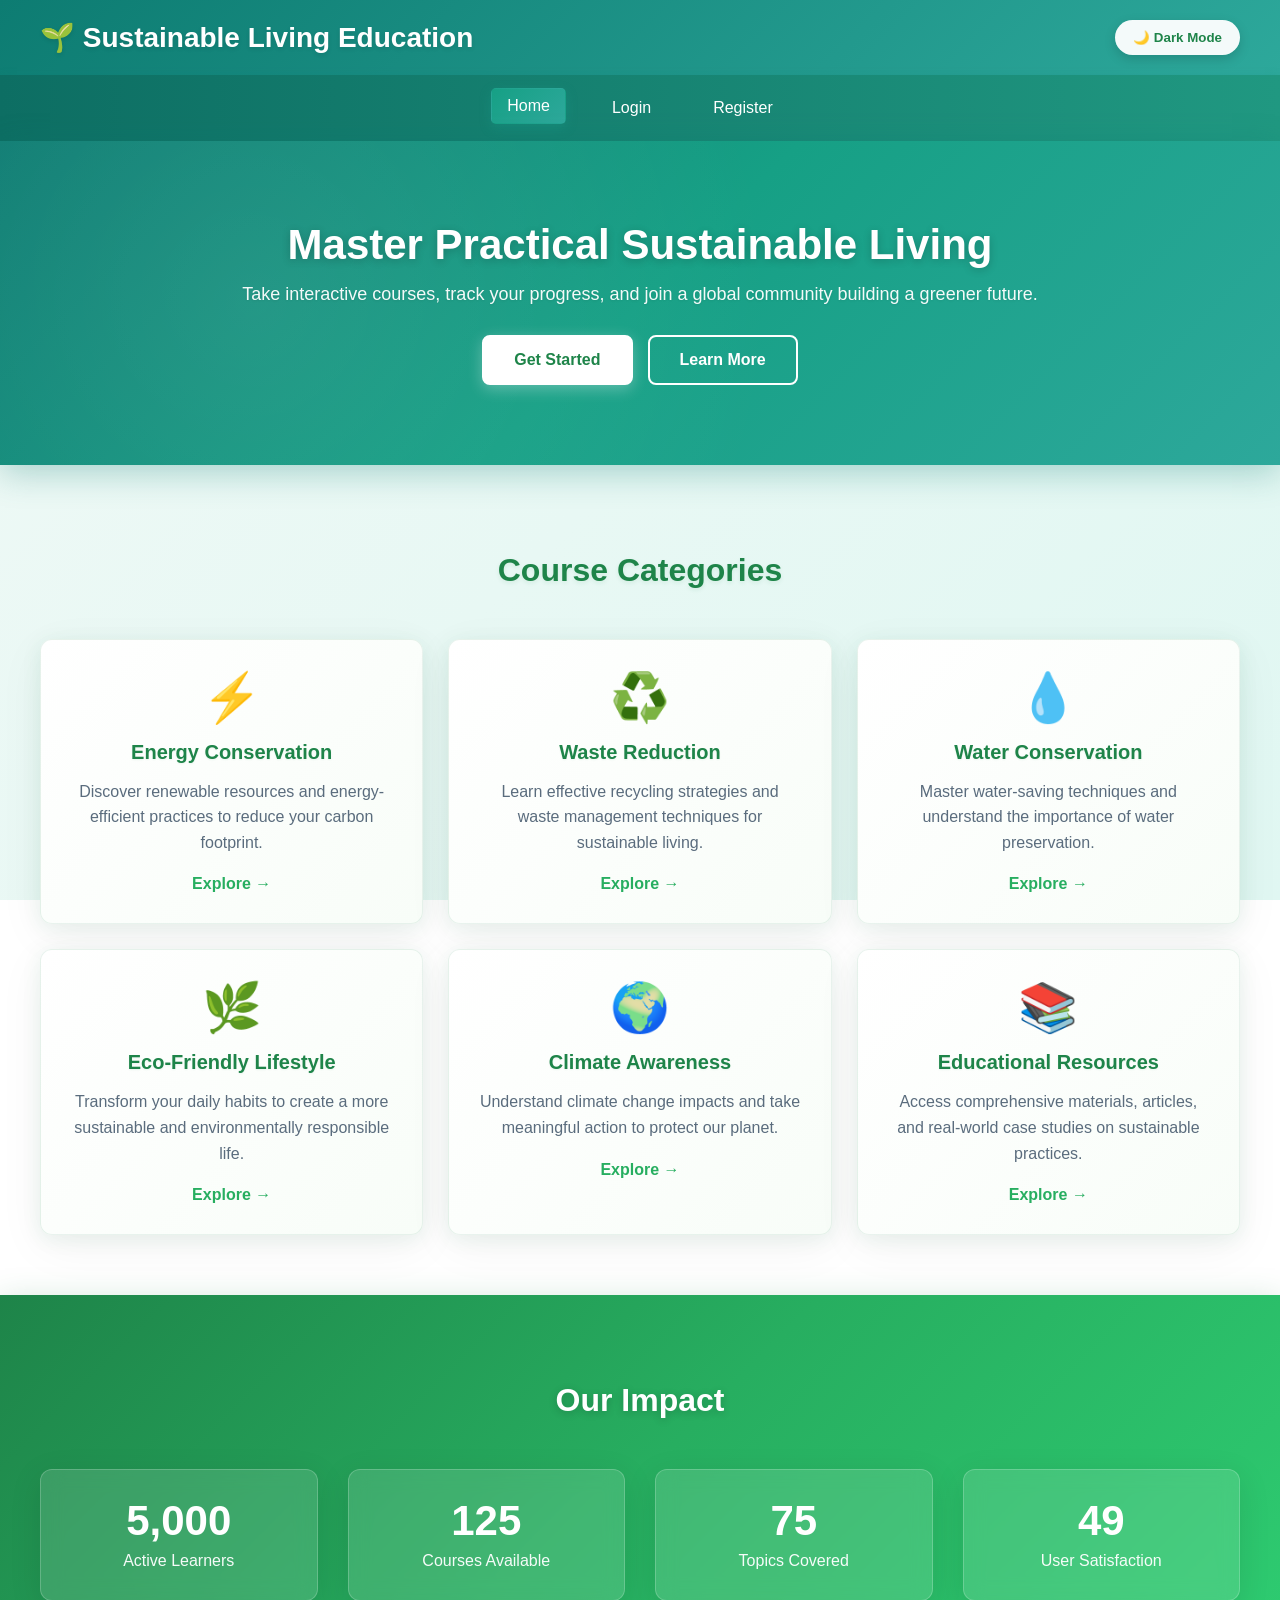
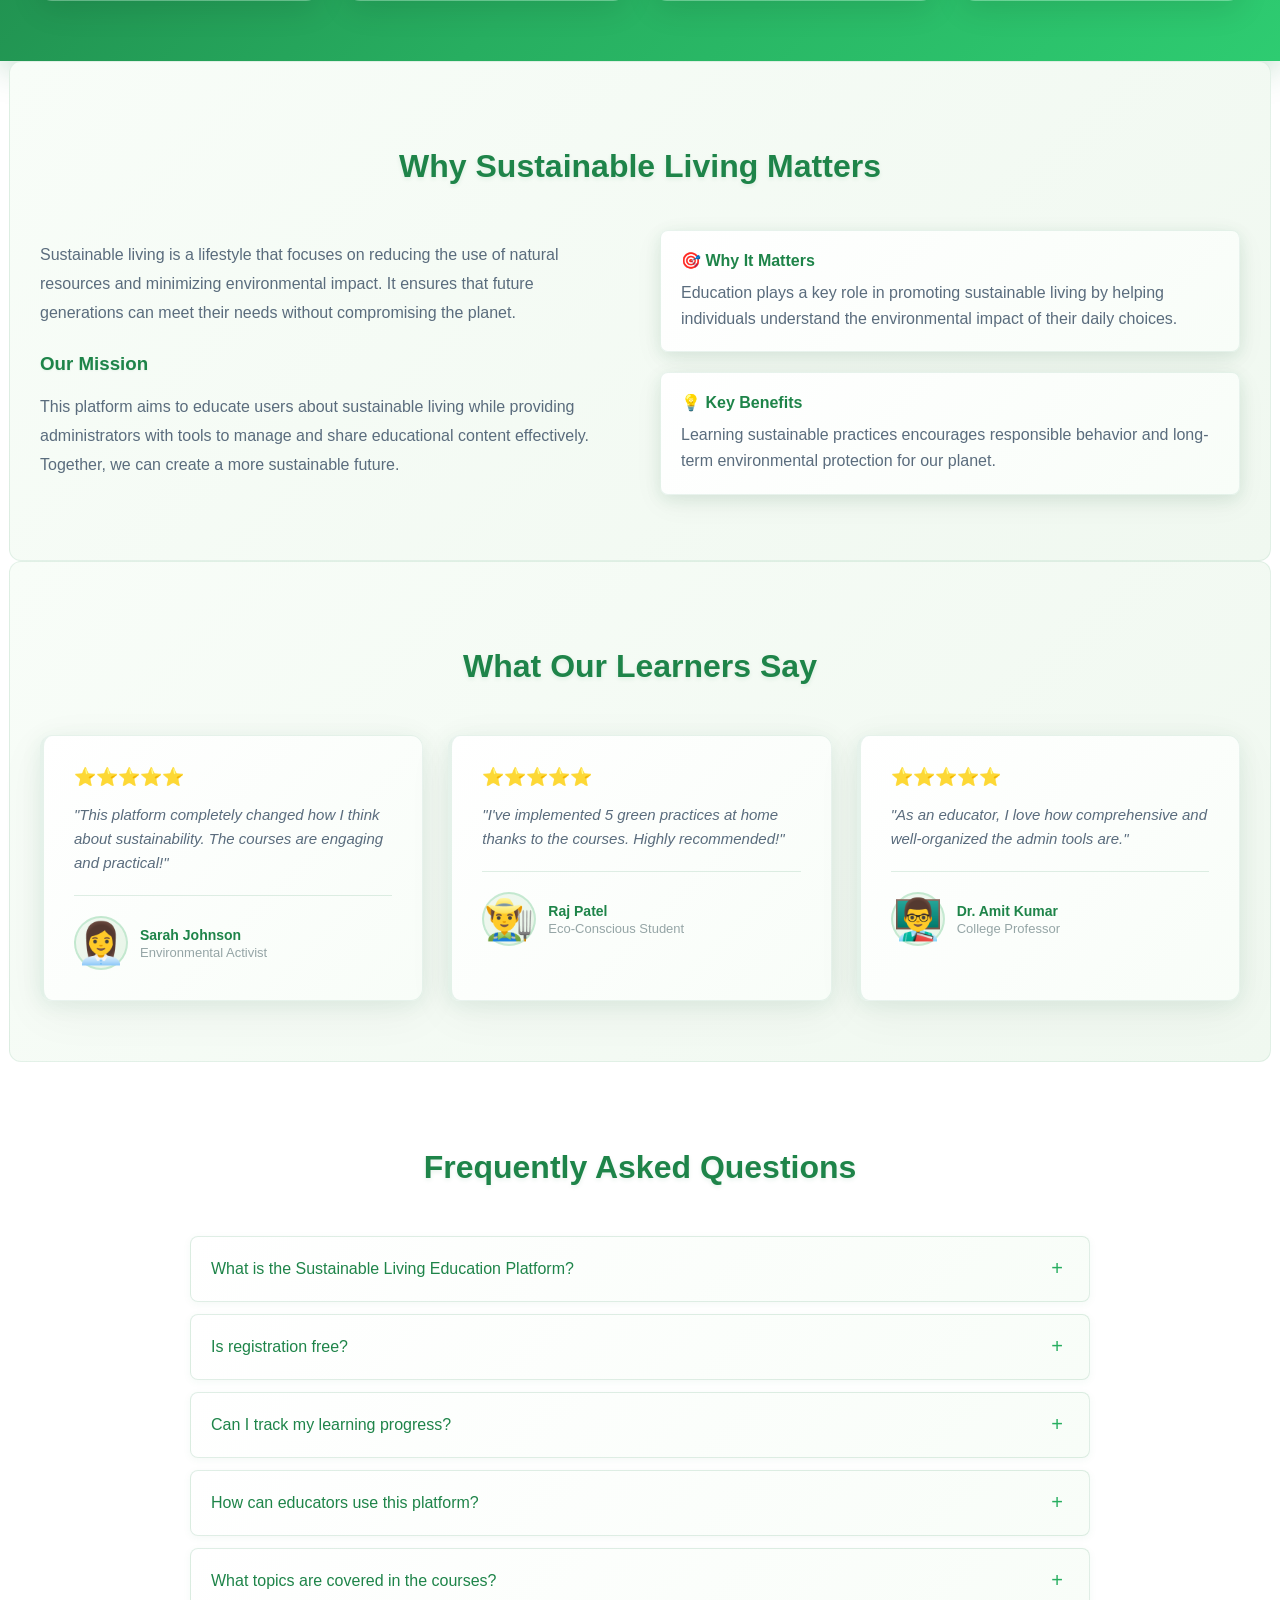
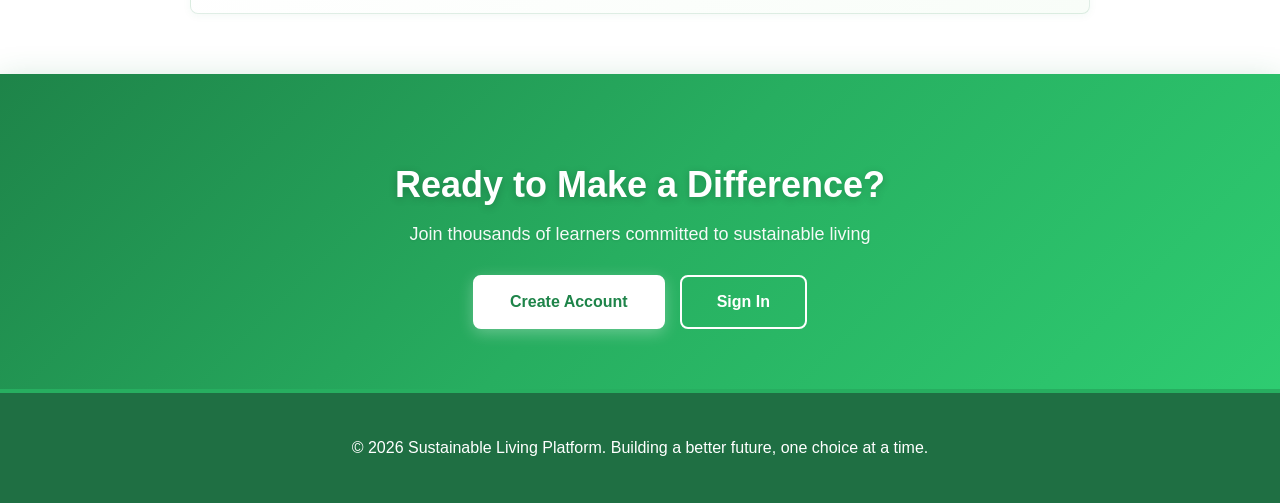
<file: project-sle/index.html>
<!DOCTYPE html>
<html>
<head>
    <meta charset="UTF-8">
    <meta name="viewport" content="width=device-width, initial-scale=1.0">
    <title>Sustainable Living Platform</title>
    <link rel="stylesheet" href="css/index.css">
</head>
<body>

<!-- Header -->
<header>
    <div class="header-content">
        <h1>🌱 Sustainable Living Education</h1>
        <button class="dark-toggle" onclick="toggleDarkMode()">🌙 Dark Mode</button>
    </div>
</header>

<!-- Navigation -->
<nav>
    <a href="index.html" class="nav-active">Home</a>
    <a href="login.html">Login</a>
    <a href="register.html">Register</a>
</nav>

<!-- Hero Section -->
<section class="hero">
    <div class="hero-content">
        <h2>Master Practical Sustainable Living</h2>
        <p>Take interactive courses, track your progress, and join a global community building a greener future.</p>
        <div class="hero-buttons">
            <a href="register.html" class="btn-primary">Get Started</a>
            <a href="#features" class="btn-secondary">Learn More</a>
        </div>
    </div>
</section>

<!-- Features Section -->
<section id="features" class="features">
    <h2>Course Categories</h2>
    <div class="feature-cards">
        <div class="feature-card">
            <div class="card-icon">⚡</div>
            <h3>Energy Conservation</h3>
            <p>Discover renewable resources and energy-efficient practices to reduce your carbon footprint.</p>
            <a href="login.html" class="card-link">Explore →</a>
        </div>
        
        <div class="feature-card">
            <div class="card-icon">♻️</div>
            <h3>Waste Reduction</h3>
            <p>Learn effective recycling strategies and waste management techniques for sustainable living.</p>
            <a href="login.html" class="card-link">Explore →</a>
        </div>
        
        <div class="feature-card">
            <div class="card-icon">💧</div>
            <h3>Water Conservation</h3>
            <p>Master water-saving techniques and understand the importance of water preservation.</p>
            <a href="login.html" class="card-link">Explore →</a>
        </div>
        
        <div class="feature-card">
            <div class="card-icon">🌿</div>
            <h3>Eco-Friendly Lifestyle</h3>
            <p>Transform your daily habits to create a more sustainable and environmentally responsible life.</p>
            <a href="login.html" class="card-link">Explore →</a>
        </div>
        
        <div class="feature-card">
            <div class="card-icon">🌍</div>
            <h3>Climate Awareness</h3>
            <p>Understand climate change impacts and take meaningful action to protect our planet.</p>
            <a href="login.html" class="card-link">Explore →</a>
        </div>
        
        <div class="feature-card">
            <div class="card-icon">📚</div>
            <h3>Educational Resources</h3>
            <p>Access comprehensive materials, articles, and real-world case studies on sustainable practices.</p>
            <a href="login.html" class="card-link">Explore →</a>
        </div>
    </div>
</section>

<!-- Statistics Section -->
<section class="statistics">
    <h2>Our Impact</h2>
    <div class="stats-grid">
        <div class="stat-box">
            <div class="stat-number" data-count="10000">0</div>
            <p>Active Learners</p>
        </div>
        <div class="stat-box">
            <div class="stat-number" data-count="250">0</div>
            <p>Courses Available</p>
        </div>
        <div class="stat-box">
            <div class="stat-number" data-count="150">0</div>
            <p>Topics Covered</p>
        </div>
        <div class="stat-box">
            <div class="stat-number" data-count="98">0</div>
            <p>User Satisfaction</p>
        </div>
    </div>
</section>

<!-- About Section -->
<section class="about">
    <h2>Why Sustainable Living Matters</h2>
    
    <div class="about-content">
        <div class="about-text">
            <p>
                Sustainable living is a lifestyle that focuses on reducing the use of natural
                resources and minimizing environmental impact. It ensures that future generations
                can meet their needs without compromising the planet.
            </p>
            
            <h3>Our Mission</h3>
            <p>
                This platform aims to educate users about sustainable living while providing
                administrators with tools to manage and share educational content effectively.
                Together, we can create a more sustainable future.
            </p>
        </div>
        
        <div class="about-stats">
            <div class="stat-item">
                <h4>🎯 Why It Matters</h4>
                <p>Education plays a key role in promoting sustainable living by helping individuals understand the environmental impact of their daily choices.</p>
            </div>
            <div class="stat-item">
                <h4>💡 Key Benefits</h4>
                <p>Learning sustainable practices encourages responsible behavior and long-term environmental protection for our planet.</p>
            </div>
        </div>
    </div>
</section>

<!-- Testimonials Section -->
<section class="testimonials">
    <h2>What Our Learners Say</h2>
    <div class="testimonials-grid">
        <div class="testimonial-card">
            <div class="stars">⭐⭐⭐⭐⭐</div>
            <p class="quote">"This platform completely changed how I think about sustainability. The courses are engaging and practical!"</p>
            <div class="testimonial-author">
                <div class="author-avatar">👩‍💼</div>
                <div>
                    <p class="author-name">Sarah Johnson</p>
                    <p class="author-title">Environmental Activist</p>
                </div>
            </div>
        </div>
        
        <div class="testimonial-card">
            <div class="stars">⭐⭐⭐⭐⭐</div>
            <p class="quote">"I've implemented 5 green practices at home thanks to the courses. Highly recommended!"</p>
            <div class="testimonial-author">
                <div class="author-avatar">👨‍🌾</div>
                <div>
                    <p class="author-name">Raj Patel</p>
                    <p class="author-title">Eco-Conscious Student</p>
                </div>
            </div>
        </div>
        
        <div class="testimonial-card">
            <div class="stars">⭐⭐⭐⭐⭐</div>
            <p class="quote">"As an educator, I love how comprehensive and well-organized the admin tools are."</p>
            <div class="testimonial-author">
                <div class="author-avatar">👨‍🏫</div>
                <div>
                    <p class="author-name">Dr. Amit Kumar</p>
                    <p class="author-title">College Professor</p>
                </div>
            </div>
        </div>
    </div>
</section>

<!-- FAQ Section -->
<section class="faq">
    <h2>Frequently Asked Questions</h2>
    <div class="faq-container">
        <div class="faq-item">
            <button class="faq-question" onclick="toggleFAQ(this)">
                <span>What is the Sustainable Living Education Platform?</span>
                <span class="faq-icon">+</span>
            </button>
            <div class="faq-answer">
                <p>Our platform is a comprehensive learning hub dedicated to sustainable practices. We offer courses, resources, and community support to help individuals and organizations adopt eco-friendly lifestyles.</p>
            </div>
        </div>
        
        <div class="faq-item">
            <button class="faq-question" onclick="toggleFAQ(this)">
                <span>Is registration free?</span>
                <span class="faq-icon">+</span>
            </button>
            <div class="faq-answer">
                <p>Yes! Basic registration and access to our core courses are completely free. We believe education should be accessible to everyone.</p>
            </div>
        </div>
        
        <div class="faq-item">
            <button class="faq-question" onclick="toggleFAQ(this)">
                <span>Can I track my learning progress?</span>
                <span class="faq-icon">+</span>
            </button>
            <div class="faq-answer">
                <p>Absolutely! Once you create an account, you can access your personal dashboard where you can track completed lessons, earn badges, and monitor your eco-score.</p>
            </div>
        </div>
        
        <div class="faq-item">
            <button class="faq-question" onclick="toggleFAQ(this)">
                <span>How can educators use this platform?</span>
                <span class="faq-icon">+</span>
            </button>
            <div class="faq-answer">
                <p>Educators can register as admins to create custom courses, manage student progress, and organize group learning sessions. Our admin dashboard provides all the tools you need.</p>
            </div>
        </div>
        
        <div class="faq-item">
            <button class="faq-question" onclick="toggleFAQ(this)">
                <span>What topics are covered in the courses?</span>
                <span class="faq-icon">+</span>
            </button>
            <div class="faq-answer">
                <p>We cover a wide range of topics including energy conservation, waste reduction, water management, eco-friendly lifestyle changes, climate awareness, and sustainable development goals.</p>
            </div>
        </div>
    </div>
</section>

<!-- CTA Section -->
<section class="cta">
    <h2>Ready to Make a Difference?</h2>
    <p>Join thousands of learners committed to sustainable living</p>
    <div class="cta-buttons">
        <a href="register.html" class="btn-primary-large">Create Account</a>
        <a href="login.html" class="btn-secondary-large">Sign In</a>
    </div>
</section>

<!-- Footer -->
<footer>
    <p>© 2026 Sustainable Living Platform. Building a better future, one choice at a time.</p>
</footer>

<script>
function toggleDarkMode() {
    document.body.classList.toggle('dark');
    const isDark = document.body.classList.contains('dark');
    localStorage.setItem('darkMode', isDark);
    updateDarkToggleButton();
}

function updateDarkToggleButton() {
    const btn = document.querySelector('.dark-toggle');
    if (btn) {
        if (document.body.classList.contains('dark')) {
            btn.textContent = '☀️ Bright Mode';
        } else {
            btn.textContent = '🌙 Dark Mode';
        }
    }
}

// Initialize dark mode and button on page load
window.addEventListener('DOMContentLoaded', function() {
    if (localStorage.getItem('darkMode') === 'true') {
        document.body.classList.add('dark');
    }
    updateDarkToggleButton();
});

// Toggle FAQ accordion
function toggleFAQ(button) {
    const faqItem = button.parentElement;
    const isActive = faqItem.classList.contains('active');
    
    // Close all other items
    document.querySelectorAll('.faq-item').forEach(item => {
        item.classList.remove('active');
    });
    
    // Open clicked item
    if (!isActive) {
        faqItem.classList.add('active');
    }
}

// Animate counters when section comes into view
function animateCounters() {
    const statNumbers = document.querySelectorAll('.stat-number');
    const options = {
        threshold: 0.5
    };
    
    const observer = new IntersectionObserver((entries) => {
        entries.forEach(entry => {
            if (entry.isIntersecting && !entry.target.classList.contains('animated')) {
                entry.target.classList.add('animated');
                const target = parseInt(entry.target.dataset.count);
                const duration = 2000;
                const increment = target / (duration / 50);
                let current = 0;
                
                const counter = setInterval(() => {
                    current += increment;
                    if (current >= target) {
                        entry.target.textContent = target.toLocaleString();
                        clearInterval(counter);
                    } else {
                        entry.target.textContent = Math.floor(current).toLocaleString();
                    }
                }, 50);
            }
        });
    }, options);
    
    statNumbers.forEach(stat => observer.observe(stat));
}

// Load dark mode preference on page load
window.addEventListener('DOMContentLoaded', function() {
    if (localStorage.getItem('darkMode') === 'true') {
        document.body.classList.add('dark');
    }
    animateCounters();
});

// Smooth scroll for anchor links
document.querySelectorAll('a[href^="#"]').forEach(anchor => {
    anchor.addEventListener('click', function (e) {
        e.preventDefault();
        const target = document.querySelector(this.getAttribute('href'));
        if (target) {
            target.scrollIntoView({ behavior: 'smooth', block: 'start' });
        }
    });
});
</script>

</body>
</html>
</file>
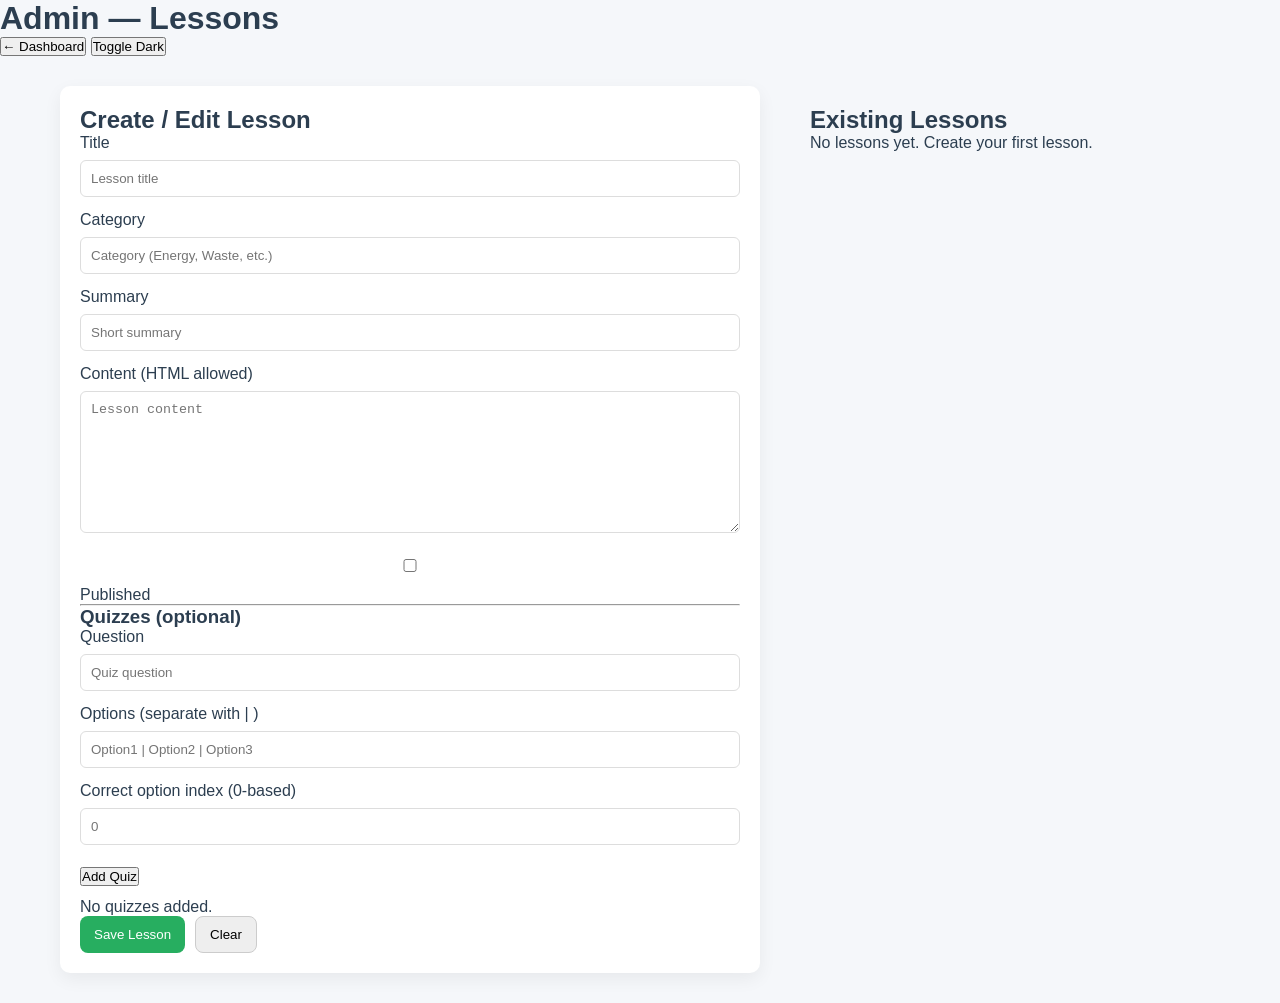
<file: project-sle/admin-lessons.html>
<!DOCTYPE html>
<html lang="en">
<head>
    <meta charset="UTF-8">
    <meta name="viewport" content="width=device-width,initial-scale=1">
    <title>Admin - Manage Lessons</title>
    <link rel="stylesheet" href="css/admin-dashboard.css">
    <link rel="stylesheet" href="css/admin-lessons.css">
</head>
<body>

<header>
    <div class="header-content">
        <h1>Admin — Lessons</h1>
        <div>
            <button onclick="window.location='admin-dashboard.html'">← Dashboard</button>
            <button onclick="toggleDark()">Toggle Dark</button>
        </div>
    </div>
</header>

<main class="admin-lessons-page">
    <section class="lesson-form">
        <h2>Create / Edit Lesson</h2>
        <input id="lesson-id" type="hidden">
        <label>Title</label>
        <input id="lesson-title" placeholder="Lesson title">

        <label>Category</label>
        <input id="lesson-category" placeholder="Category (Energy, Waste, etc.)">

        <label>Summary</label>
        <input id="lesson-summary" placeholder="Short summary">

        <label>Content (HTML allowed)</label>
        <textarea id="lesson-content" rows="8" placeholder="Lesson content"></textarea>

        <label><input id="lesson-published" type="checkbox"> Published</label>

        <hr>
        <h3>Quizzes (optional)</h3>
        <label>Question</label>
        <input id="quiz-question" placeholder="Quiz question">

        <label>Options (separate with | )</label>
        <input id="quiz-options" placeholder="Option1 | Option2 | Option3">

        <label>Correct option index (0-based)</label>
        <input id="quiz-answer" placeholder="0">

        <div style="margin-top:8px;">
            <button id="add-quiz">Add Quiz</button>
        </div>

        <div id="quiz-list" style="margin-top:12px;">No quizzes added.</div>

        <div class="form-actions">
            <button id="save-lesson">Save Lesson</button>
            <button id="clear-form">Clear</button>
        </div>
    </section>

    <section class="lesson-list">
        <h2>Existing Lessons</h2>
        <div id="lessons-container">Loading...</div>
    </section>
</main>

<script src="js/admin-dashboard.js"></script>
<script src="js/admin-lessons.js"></script>
</body>
</html>
</file>
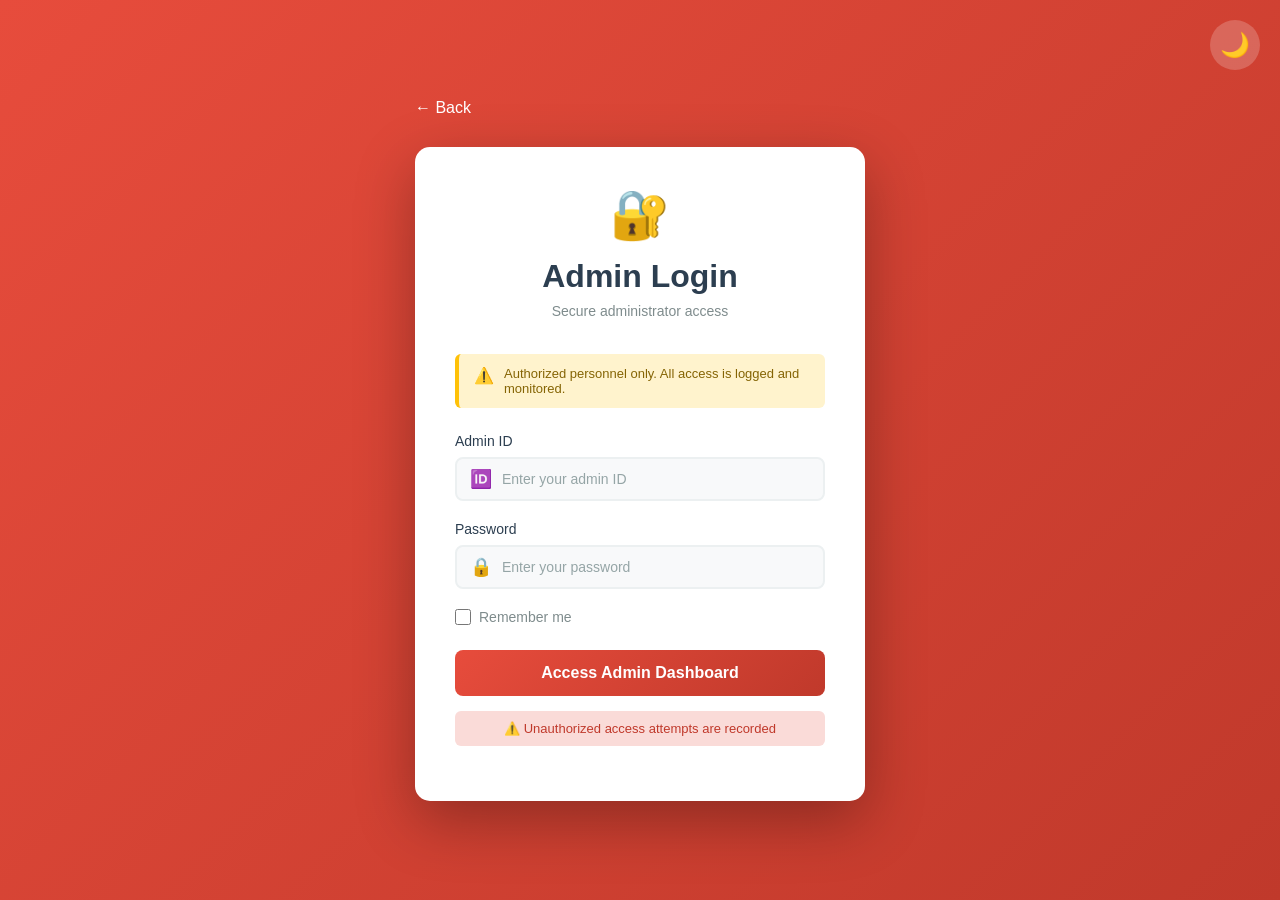
<file: project-sle/admin-login.html>
<!DOCTYPE html>
<html lang="en">
<head>
    <meta charset="UTF-8">
    <meta name="viewport" content="width=device-width, initial-scale=1.0">
    <title>Admin Login - Sustainable Living</title>
    <link rel="stylesheet" href="css/admin-login.css">
    <style>
        * {
            margin: 0;
            padding: 0;
            box-sizing: border-box;
        }

        body {
            font-family: 'Segoe UI', Tahoma, Geneva, Verdana, sans-serif;
            background: linear-gradient(135deg, #e74c3c 0%, #c0392b 100%);
            min-height: 100vh;
            display: flex;
            justify-content: center;
            align-items: center;
            padding: 20px;
            transition: background 0.3s ease;
        }

        body.dark {
            background: linear-gradient(135deg, #2a1515 0%, #1a0f0f 100%);
        }

        .auth-wrapper {
            width: 100%;
            max-width: 450px;
        }

        .back-button {
            color: white;
            text-decoration: none;
            display: inline-flex;
            align-items: center;
            gap: 8px;
            margin-bottom: 30px;
            font-size: 16px;
            font-weight: 500;
            transition: all 0.3s ease;
        }

        .back-button:hover {
            transform: translateX(-5px);
            opacity: 0.9;
        }

        .login-container {
            background: white;
            border-radius: 15px;
            padding: 40px;
            box-shadow: 0 20px 60px rgba(0, 0, 0, 0.3);
            transition: all 0.3s ease;
        }

        body.dark .login-container {
            background: #1e1e1e;
            color: #e0e0e0;
        }

        .login-header {
            text-align: center;
            margin-bottom: 35px;
        }

        .logo-icon {
            font-size: 48px;
            margin-bottom: 15px;
        }

        .login-header h1 {
            font-size: 32px;
            color: #2c3e50;
            margin-bottom: 8px;
            font-weight: 700;
        }

        body.dark .login-header h1 {
            color: #e0e0e0;
        }

        .login-header p {
            color: #7f8c8d;
            font-size: 14px;
        }

        body.dark .login-header p {
            color: #b0b0b0;
        }

        .security-alert {
            background: #fff3cd;
            border-left: 4px solid #ffc107;
            padding: 12px 15px;
            border-radius: 6px;
            margin-bottom: 25px;
            font-size: 13px;
            color: #856404;
            display: flex;
            gap: 10px;
            align-items: flex-start;
        }

        body.dark .security-alert {
            background: #664d03;
            color: #ffc107;
            border-left-color: #ff9800;
        }

        .security-alert-icon {
            font-size: 16px;
            flex-shrink: 0;
        }

        .form-group {
            margin-bottom: 20px;
        }

        .form-group label {
            display: block;
            margin-bottom: 8px;
            color: #2c3e50;
            font-weight: 500;
            font-size: 14px;
        }

        body.dark .form-group label {
            color: #e0e0e0;
        }

        .input-wrapper {
            position: relative;
            display: flex;
            align-items: center;
        }

        .input-icon {
            position: absolute;
            left: 15px;
            font-size: 18px;
            color: #95a5a6;
            pointer-events: none;
        }

        .form-group input {
            width: 100%;
            padding: 12px 12px 12px 45px;
            border: 2px solid #ecf0f1;
            border-radius: 8px;
            font-size: 14px;
            transition: all 0.3s ease;
            background: #f8f9fa;
            color: #2c3e50;
        }

        body.dark .form-group input {
            background: #2a2a2a;
            color: #e0e0e0;
            border-color: #444;
        }

        .form-group input:focus {
            outline: none;
            border-color: #e74c3c;
            background: white;
            box-shadow: 0 0 0 3px rgba(231, 76, 60, 0.1);
        }

        body.dark .form-group input:focus {
            background: #333;
        }

        .form-group input::placeholder {
            color: #95a5a6;
        }

        body.dark .form-group input::placeholder {
            color: #666;
        }

        .form-options {
            display: flex;
            justify-content: space-between;
            align-items: center;
            margin-bottom: 25px;
            font-size: 14px;
        }

        .remember-me {
            display: flex;
            align-items: center;
            gap: 8px;
        }

        .remember-me input[type="checkbox"] {
            width: 16px;
            height: 16px;
            cursor: pointer;
        }

        .remember-me label {
            margin: 0;
            color: #7f8c8d;
            cursor: pointer;
            user-select: none;
        }

        body.dark .remember-me label {
            color: #b0b0b0;
        }

        .login-button {
            width: 100%;
            padding: 14px;
            background: linear-gradient(135deg, #e74c3c, #c0392b);
            color: white;
            border: none;
            border-radius: 8px;
            font-size: 16px;
            font-weight: 600;
            cursor: pointer;
            transition: all 0.3s ease;
            margin-bottom: 15px;
        }

        .login-button:hover {
            transform: translateY(-2px);
            box-shadow: 0 10px 25px rgba(231, 76, 60, 0.4);
        }

        .login-button:active {
            transform: translateY(0);
        }

        .warning-text {
            text-align: center;
            color: #c0392b;
            font-size: 13px;
            padding: 10px;
            background: #fadbd8;
            border-radius: 6px;
            margin-bottom: 15px;
            font-weight: 500;
            display: flex;
            align-items: center;
            justify-content: center;
            gap: 8px;
        }

        body.dark .warning-text {
            background: #3a1f1f;
            color: #ff6b6b;
        }

        .error-message {
            background: #fee;
            color: #c0392b;
            padding: 12px 15px;
            border-radius: 8px;
            margin-bottom: 20px;
            display: none;
            font-size: 14px;
            border-left: 4px solid #c0392b;
        }

        body.dark .error-message {
            background: #3a1f1f;
            border-left-color: #ff6b6b;
        }

        .dark-toggle {
            position: fixed;
            top: 20px;
            right: 20px;
            background: rgba(255, 255, 255, 0.2);
            border: none;
            color: white;
            width: 50px;
            height: 50px;
            border-radius: 50%;
            font-size: 24px;
            cursor: pointer;
            transition: all 0.3s ease;
            z-index: 100;
        }

        .dark-toggle:hover {
            background: rgba(255, 255, 255, 0.3);
        }

        @media (max-width: 480px) {
            .login-container {
                padding: 30px 20px;
            }

            .login-header h1 {
                font-size: 26px;
            }

            .form-options {
                flex-direction: column;
                align-items: flex-start;
                gap: 12px;
            }
        }
    </style>
</head>
<body>

<button class="dark-toggle" onclick="toggleDarkMode()" title="Toggle Dark Mode">🌙</button>

<div class="auth-wrapper">
    <a href="login.html" class="back-button">← Back</a>

    <div class="login-container">
        <div class="login-header">
            <div class="logo-icon">🔐</div>
            <h1>Admin Login</h1>
            <p>Secure administrator access</p>
        </div>

        <div class="security-alert">
            <span class="security-alert-icon">⚠️</span>
            <span>Authorized personnel only. All access is logged and monitored.</span>
        </div>

        <div id="errorMessage" class="error-message"></div>

        <form onsubmit="return adminLogin()">
            <div class="form-group">
                <label for="adminId">Admin ID</label>
                <div class="input-wrapper">
                    <span class="input-icon">🆔</span>
                    <input type="text" id="adminId" placeholder="Enter your admin ID" required>
                </div>
            </div>

            <div class="form-group">
                <label for="adminPass">Password</label>
                <div class="input-wrapper">
                    <span class="input-icon">🔒</span>
                    <input type="password" id="adminPass" placeholder="Enter your password" required>
                </div>
            </div>

            <div class="form-options">
                <div class="remember-me">
                    <input type="checkbox" id="rememberMe">
                    <label for="rememberMe">Remember me</label>
                </div>
            </div>

            <button type="submit" class="login-button">Access Admin Dashboard</button>
        </form>

        <div class="warning-text">
            ⚠️ Unauthorized access attempts are recorded
        </div>
    </div>
</div>

<script src="js/modal.js"></script>
<script src="js/admin-login.js"></script>
<script>
    function toggleDarkMode() {
        document.body.classList.toggle('dark');
        const isDark = document.body.classList.contains('dark');
        localStorage.setItem('darkMode', isDark);
        updateDarkToggleButton();
    }

    function updateDarkToggleButton() {
        const btn = document.querySelector('.dark-toggle');
        if (btn) {
            if (document.body.classList.contains('dark')) {
                btn.textContent = '☀️';
                btn.title = 'Switch to Bright Mode';
            } else {
                btn.textContent = '🌙';
                btn.title = 'Switch to Dark Mode';
            }
        }
    }

    // Load dark mode preference
    if (localStorage.getItem('darkMode') === 'true') {
        document.body.classList.add('dark');
    }
    updateDarkToggleButton();

    // Remember me functionality
    window.addEventListener('load', function() {
        if (localStorage.getItem('adminRememberMe') === 'true') {
            document.getElementById('rememberMe').checked = true;
            document.getElementById('adminId').value = localStorage.getItem('rememberedAdminId') || '';
        }
    });

    // Override the adminLogin function to add remember me
    const originalAdminLogin = window.adminLogin;
    window.adminLogin = function() {
        if (document.getElementById('rememberMe').checked) {
            localStorage.setItem('adminRememberMe', 'true');
            localStorage.setItem('rememberedAdminId', document.getElementById('adminId').value);
        } else {
            localStorage.removeItem('adminRememberMe');
            localStorage.removeItem('rememberedAdminId');
        }
        return originalAdminLogin ? originalAdminLogin() : true;
    };
</script>

</body>
</html>
</file>
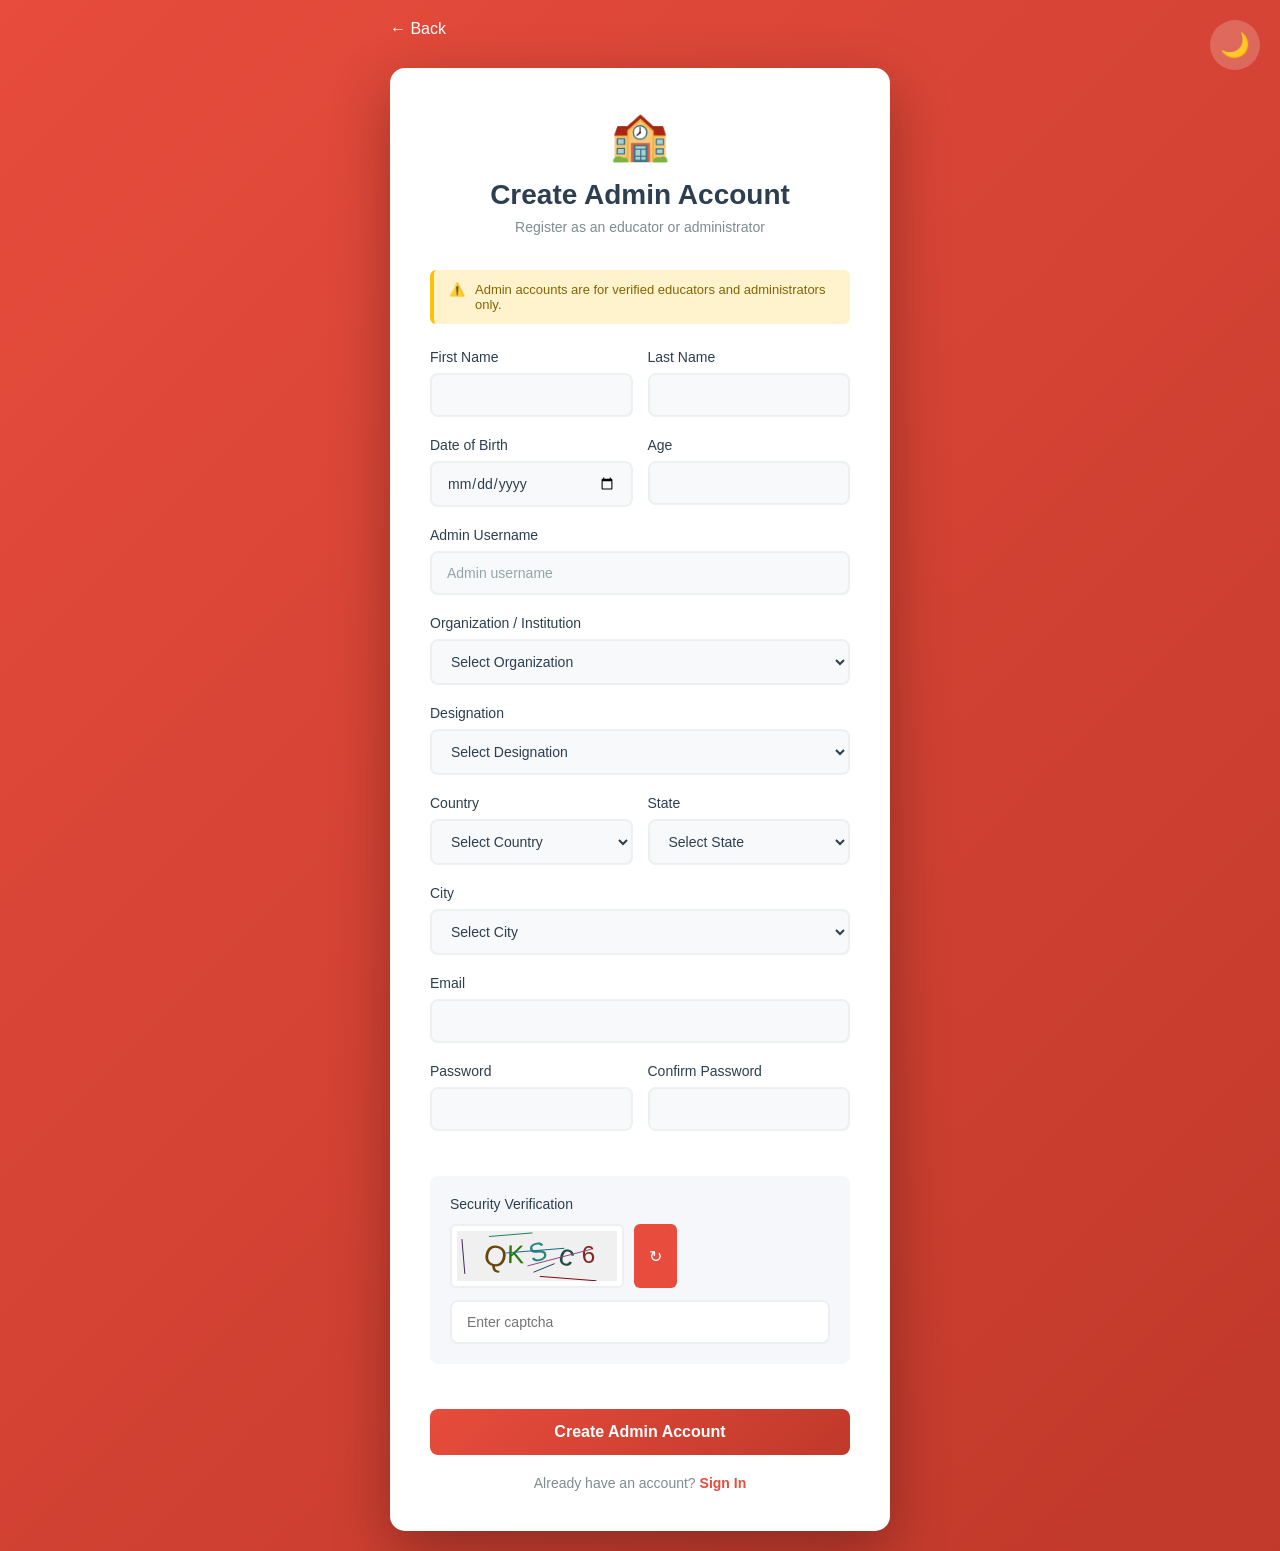
<file: project-sle/admin-register.html>
<!DOCTYPE html>
<html lang="en">
<head>
    <meta charset="UTF-8">
    <meta name="viewport" content="width=device-width, initial-scale=1.0">
    <title>Admin Registration - Sustainable Living</title>
    <style>
        * {
            margin: 0;
            padding: 0;
            box-sizing: border-box;
        }

        body {
            font-family: 'Segoe UI', Tahoma, Geneva, Verdana, sans-serif;
            background: linear-gradient(135deg, #e74c3c 0%, #c0392b 100%);
            min-height: 100vh;
            padding: 20px;
            transition: background 0.3s ease;
        }

        body.dark {
            background: linear-gradient(135deg, #2a1515 0%, #1a0f0f 100%);
        }

        .register-wrapper {
            width: 100%;
            max-width: 500px;
            margin: 0 auto;
        }

        .back-button {
            color: white;
            text-decoration: none;
            display: inline-flex;
            align-items: center;
            gap: 8px;
            margin-bottom: 30px;
            font-size: 16px;
            font-weight: 500;
            transition: all 0.3s ease;
        }

        .back-button:hover {
            transform: translateX(-5px);
            opacity: 0.9;
        }

        .register-container {
            background: white;
            border-radius: 15px;
            padding: 40px;
            box-shadow: 0 20px 60px rgba(0, 0, 0, 0.3);
            transition: all 0.3s ease;
        }

        body.dark .register-container {
            background: #1e1e1e;
            color: #e0e0e0;
        }

        .register-header {
            text-align: center;
            margin-bottom: 35px;
        }

        .logo-icon {
            font-size: 48px;
            margin-bottom: 15px;
        }

        .register-header h1 {
            font-size: 28px;
            color: #2c3e50;
            margin-bottom: 8px;
            font-weight: 700;
        }

        body.dark .register-header h1 {
            color: #e0e0e0;
        }

        .register-header p {
            color: #7f8c8d;
            font-size: 14px;
        }

        body.dark .register-header p {
            color: #b0b0b0;
        }

        .security-alert {
            background: #fff3cd;
            border-left: 4px solid #ffc107;
            padding: 12px 15px;
            border-radius: 6px;
            margin-bottom: 25px;
            font-size: 13px;
            color: #856404;
            display: flex;
            gap: 10px;
            align-items: flex-start;
        }

        body.dark .security-alert {
            background: #664d03;
            color: #ffc107;
            border-left-color: #ff9800;
        }

        .form-group {
            margin-bottom: 20px;
        }

        .form-row {
            display: grid;
            grid-template-columns: 1fr 1fr;
            gap: 15px;
        }

        .form-row .form-group {
            margin-bottom: 20px;
        }

        @media (max-width: 480px) {
            .form-row {
                grid-template-columns: 1fr;
            }
        }

        .form-group label {
            display: block;
            margin-bottom: 8px;
            color: #2c3e50;
            font-weight: 500;
            font-size: 14px;
        }

        body.dark .form-group label {
            color: #e0e0e0;
        }

        .form-group input,
        .form-group select {
            width: 100%;
            padding: 12px 15px;
            border: 2px solid #ecf0f1;
            border-radius: 8px;
            font-size: 14px;
            transition: all 0.3s ease;
            background: #f8f9fa;
            color: #2c3e50;
            font-family: inherit;
        }

        body.dark .form-group input,
        body.dark .form-group select {
            background: #2a2a2a;
            color: #e0e0e0;
            border-color: #444;
        }

        .form-group input:focus,
        .form-group select:focus {
            outline: none;
            border-color: #e74c3c;
            background: white;
            box-shadow: 0 0 0 3px rgba(231, 76, 60, 0.1);
        }

        body.dark .form-group input:focus,
        body.dark .form-group select:focus {
            background: #333;
        }

        .form-group input::placeholder {
            color: #95a5a6;
        }

        body.dark .form-group input::placeholder {
            color: #666;
        }

        .captcha-section {
            margin: 25px 0;
            padding: 20px;
            background: #f5f7fa;
            border-radius: 8px;
        }

        body.dark .captcha-section {
            background: #2a2a2a;
        }

        .captcha-label {
            display: block;
            margin-bottom: 12px;
            color: #2c3e50;
            font-weight: 500;
            font-size: 14px;
        }

        body.dark .captcha-label {
            color: #e0e0e0;
        }

        .captcha-container {
            display: flex;
            gap: 10px;
            margin-bottom: 12px;
        }

        .captcha-container canvas {
            border: 2px solid #ecf0f1;
            border-radius: 6px;
            background: white;
            padding: 5px;
        }

        body.dark .captcha-container canvas {
            background: #1a1a1a;
            border-color: #444;
        }

        .captcha-refresh {
            padding: 8px 15px;
            background: #e74c3c;
            color: white;
            border: none;
            border-radius: 6px;
            cursor: pointer;
            font-size: 16px;
            transition: background 0.3s ease;
        }

        .captcha-refresh:hover {
            background: #c0392b;
        }

        .captcha-input {
            width: 100%;
            padding: 12px 15px;
            border: 2px solid #ecf0f1;
            border-radius: 8px;
            font-size: 14px;
        }

        .register-button {
            width: 100%;
            padding: 14px;
            background: linear-gradient(135deg, #e74c3c, #c0392b);
            color: white;
            border: none;
            border-radius: 8px;
            font-size: 16px;
            font-weight: 600;
            cursor: pointer;
            transition: all 0.3s ease;
            margin-top: 20px;
        }

        .register-button:hover {
            transform: translateY(-2px);
            box-shadow: 0 10px 25px rgba(231, 76, 60, 0.4);
        }

        .register-button:active {
            transform: translateY(0);
        }

        .login-prompt {
            text-align: center;
            color: #7f8c8d;
            font-size: 14px;
            margin-top: 20px;
        }

        body.dark .login-prompt {
            color: #b0b0b0;
        }

        .login-prompt a {
            color: #e74c3c;
            text-decoration: none;
            font-weight: 600;
        }

        .login-prompt a:hover {
            text-decoration: underline;
        }

        .dark-toggle {
            position: fixed;
            top: 20px;
            right: 20px;
            background: rgba(255, 255, 255, 0.2);
            border: none;
            color: white;
            width: 50px;
            height: 50px;
            border-radius: 50%;
            font-size: 24px;
            cursor: pointer;
            transition: all 0.3s ease;
            z-index: 100;
        }

        .dark-toggle:hover {
            background: rgba(255, 255, 255, 0.3);
        }

        .error-message {
            display: none;
            background: #fee;
            color: #c0392b;
            padding: 12px 15px;
            border-radius: 8px;
            margin-bottom: 20px;
            border-left: 4px solid #c0392b;
        }

        body.dark .error-message {
            background: #3a1f1f;
        }
    </style>
</head>
<body>

<button class="dark-toggle" onclick="toggleDarkMode()" title="Toggle Dark Mode">🌙</button>

<div class="register-wrapper">
    <a href="register.html" class="back-button">← Back</a>

    <div class="register-container">
        <div class="register-header">
            <div class="logo-icon">🏫</div>
            <h1>Create Admin Account</h1>
            <p>Register as an educator or administrator</p>
        </div>

        <div class="security-alert">
            <span>⚠️</span>
            <span>Admin accounts are for verified educators and administrators only.</span>
        </div>

        <div id="errorMessage" class="error-message"></div>

        <form onsubmit="return validateAdminForm()">
            <div class="form-row">
                <div class="form-group">
                    <label for="firstName">First Name</label>
                    <input type="text" id="firstName" required>
                </div>
                <div class="form-group">
                    <label for="lastName">Last Name</label>
                    <input type="text" id="lastName" required>
                </div>
            </div>

            <div class="form-row">
                <div class="form-group">
                    <label for="dob">Date of Birth</label>
                    <input type="date" id="dob" required onchange="calculateAge()">
                </div>
                <div class="form-group">
                    <label for="age">Age</label>
                    <input type="number" id="age" readonly>
                </div>
            </div>

            <div class="form-group">
                <label for="username">Admin Username</label>
                <input type="text" id="username" placeholder="Admin username" required>
            </div>

            <div class="form-group">
                <label for="organization">Organization / Institution</label>
                <select id="organization" required>
                    <option value="">Select Organization</option>
                    <option>College / University</option>
                    <option>School</option>
                    <option>NGO</option>
                    <option>Government Organization</option>
                    <option>Private Organization</option>
                </select>
            </div>

            <div class="form-group">
                <label for="designation">Designation</label>
                <select id="designation" required>
                    <option value="">Select Designation</option>
                    <option>Faculty</option>
                    <option>Coordinator</option>
                    <option>Administrator</option>
                    <option>Project Guide</option>
                </select>
            </div>

            <div class="form-row">
                <div class="form-group">
                    <label for="country">Country</label>
                    <select id="country" onchange="loadStates()" required>
                        <option value="">Select Country</option>
                        <option value="India">India</option>
                    </select>
                </div>
                <div class="form-group">
                    <label for="state">State</label>
                    <select id="state" onchange="loadCities()" required>
                        <option value="">Select State</option>
                    </select>
                </div>
            </div>

            <div class="form-group">
                <label for="city">City</label>
                <select id="city" required>
                    <option value="">Select City</option>
                </select>
            </div>

            <div class="form-group">
                <label for="email">Email</label>
                <input type="email" id="email" required>
            </div>

            <div class="form-row">
                <div class="form-group">
                    <label for="password">Password</label>
                    <input type="password" id="password" required>
                </div>
                <div class="form-group">
                    <label for="confirmPassword">Confirm Password</label>
                    <input type="password" id="confirmPassword" required>
                </div>
            </div>

            <div class="captcha-section">
                <label class="captcha-label">Security Verification</label>
                <div class="captcha-container">
                    <canvas id="captchaCanvas" width="160" height="50"></canvas>
                    <button type="button" class="captcha-refresh" onclick="generateCaptcha()">↻</button>
                </div>
                <input type="text" id="captchaInput" class="captcha-input" placeholder="Enter captcha" required>
            </div>

            <button type="submit" class="register-button">Create Admin Account</button>

            <div class="login-prompt">
                Already have an account? <a href="admin-login.html">Sign In</a>
            </div>
        </form>
    </div>
</div>

<script src="js/modal.js"></script>
<script src="js/captcha.js"></script>
<script src="js/validation.js"></script>
<script src="js/location.js"></script>
<script src="js/admin-validation.js"></script>

<script>
    function toggleDarkMode() {
        document.body.classList.toggle('dark');
        const isDark = document.body.classList.contains('dark');
        localStorage.setItem('darkMode', isDark);
        updateDarkToggleButton();
    }

    function updateDarkToggleButton() {
        const btn = document.querySelector('.dark-toggle');
        if (btn) {
            if (document.body.classList.contains('dark')) {
                btn.textContent = '☀️';
                btn.title = 'Switch to Bright Mode';
            } else {
                btn.textContent = '🌙';
                btn.title = 'Switch to Dark Mode';
            }
        }
    }

    if (localStorage.getItem('darkMode') === 'true') {
        document.body.classList.add('dark');
    }
    updateDarkToggleButton();

    function calculateAge() {
        const dob = new Date(document.getElementById('dob').value);
        const today = new Date();
        let age = today.getFullYear() - dob.getFullYear();
        const monthDiff = today.getMonth() - dob.getMonth();
        if (monthDiff < 0 || (monthDiff === 0 && today.getDate() < dob.getDate())) {
            age--;
        }
        document.getElementById('age').value = age;
    }
</script>

</body>
</html>
</file>
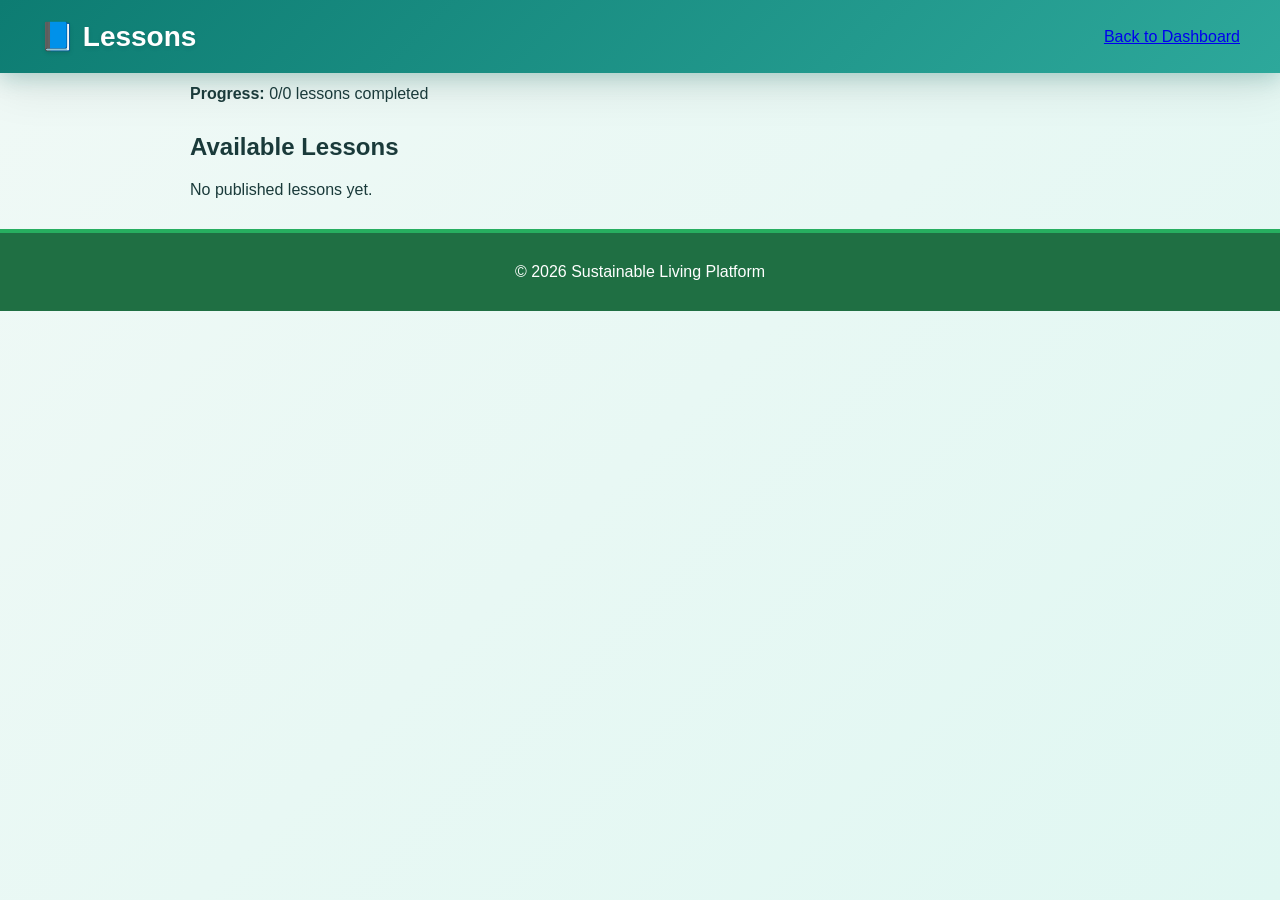
<file: project-sle/lesson.html>
<!DOCTYPE html>
<html lang="en">
<head>
    <meta charset="UTF-8">
    <meta name="viewport" content="width=device-width,initial-scale=1">
    <title>Lessons - Sustainable Living</title>
    <link rel="stylesheet" href="css/index.css">
    <link rel="stylesheet" href="css/lesson-player.css">
    <style>
        .lesson-list { max-width: 900px; margin: 30px auto; padding: 0 20px; }
        .lesson-item { background:white; padding:18px; border-radius:10px; margin-bottom:14px; box-shadow:0 6px 18px rgba(0,0,0,0.06); }
        .lesson-item h2 { margin:0 0 8px 0; }
        .lesson-item .meta { color:#666; margin-bottom:10px; }
        .lesson-content { max-width:900px; margin:20px auto; padding:0 20px; }
        .back-link { display:inline-block; margin: 18px 0; }
        @media (max-width:768px){ .lesson-list{padding:0 12px} }
        body.dark .lesson-item, body.dark .lesson-content { background:#171717; color:#e0e0e0; border:1px solid #222 }
    </style>
</head>
<body>

<header>
    <div class="header-content">
        <h1>📘 Lessons</h1>
        <a href="user-dashboard.html">Back to Dashboard</a>
    </div>
</header>

<main>
    <section class="lesson-list" id="lesson-list">
        <h2>Available Lessons</h2>
        <div id="lessons-placeholder">Loading lessons...</div>
    </section>

    <section class="lesson-content" id="lesson-content" style="display:none;">
        <a class="back-link" href="#" onclick="showList();return false;">← Back to lessons</a>
        <div id="lesson-render"></div>
        <div id="lesson-actions" style="margin-top:18px;">
            <button id="mark-complete" style="padding:10px 14px;border-radius:8px;background:#27ae60;color:#fff;border:none;cursor:pointer;">Mark Complete</button>
        </div>
    </section>
</main>

<footer>
    © 2026 Sustainable Living Platform
</footer>

<script>
function getLessons(){return JSON.parse(localStorage.getItem('lessons')||'[]');}

function renderList(){
    const container = document.getElementById('lessons-placeholder');
    const lessons = getLessons().filter(l=>l.published);
    if(!lessons.length){ container.innerHTML = '<p>No published lessons yet.</p>'; return; }
    container.innerHTML = '';
    lessons.forEach(l=>{
        const div = document.createElement('div');
        div.className = 'lesson-item';
        div.innerHTML = `<h2>${escapeHtml(l.title)}</h2><div class="meta">${escapeHtml(l.category||'')} • ${new Date(l.created||l.updated||Date.now()).toLocaleDateString()}</div><p>${escapeHtml(l.summary||'')}</p><p><a href="#" onclick="openLesson('${l.id}');return false;">Open lesson →</a></p>`;
        container.appendChild(div);
    });
}

function openLesson(id){
    const lessons = getLessons();
    const l = lessons.find(x=>x.id===id);
    if(!l) return alert('Lesson not found');
    document.getElementById('lesson-render').innerHTML = `<h2>${l.title}</h2><div class="meta">${l.category||''}</div><div class="body">${l.content||'<p>(No content)</p>'}</div>`;
    document.getElementById('lesson-list').style.display='none';
    document.getElementById('lesson-content').style.display='block';
    window.scrollTo(0,0);
}

function showList(){ document.getElementById('lesson-content').style.display='none'; document.getElementById('lesson-list').style.display='block'; }

function escapeHtml(s){ if(!s) return ''; return s.replace(/&/g,'&amp;').replace(/</g,'&lt;').replace(/>/g,'&gt;'); }

// If an id param is provided, open that lesson directly
function getQueryParam(name){ const params = new URLSearchParams(location.search); return params.get(name); }

document.addEventListener('DOMContentLoaded', ()=>{
    const id = getQueryParam('id');
    renderList();
    if(id){ openLesson(id); }
});

// --- Progress tracking ---
function getProgress(){ return JSON.parse(localStorage.getItem('progress')||'{}'); }
function saveProgress(p){ localStorage.setItem('progress', JSON.stringify(p)); }

function isCompleted(id){ const p = getProgress(); return !!p[id]; }

function setCompleted(id, val){ const p = getProgress(); if(val) p[id]=true; else delete p[id]; saveProgress(p); updateProgressUI(); }

function updateMarkButton(id){ const btn = document.getElementById('mark-complete'); if(!btn) return; btn.textContent = isCompleted(id)? 'Mark Incomplete' : 'Mark Complete'; }

function updateProgressUI(){
    const lessons = getLessons().filter(l=>l.published);
    const p = getProgress();
    const done = lessons.filter(l=>p[l.id]).length;
    // simple header indicator
    let el = document.getElementById('progress-indicator');
    if(!el){ el = document.createElement('div'); el.id='progress-indicator'; el.style.maxWidth='900px'; el.style.margin='12px auto'; el.style.padding='0 20px'; document.body.insertBefore(el, document.querySelector('main')) }
    el.innerHTML = `<strong>Progress:</strong> ${done}/${lessons.length} lessons completed`;
}

// update button behavior when opening a lesson
function openLesson(id){
    const lessons = getLessons();
    const l = lessons.find(x=>x.id===id);
    if(!l) return alert('Lesson not found');
    document.getElementById('lesson-render').innerHTML = `<h2>${l.title}</h2><div class="meta">${l.category||''}</div><div class="body">${l.content||'<p>(No content)</p>'}</div>`;
    document.getElementById('lesson-list').style.display='none';
    document.getElementById('lesson-content').style.display='block';
    window.scrollTo(0,0);
    // mark button state and handler
    updateMarkButton(id);
    const btn = document.getElementById('mark-complete');
    btn.onclick = function(){ const now = !isCompleted(id); setCompleted(id, now); updateMarkButton(id); };
}

// initialize progress indicator
document.addEventListener('DOMContentLoaded', ()=>{ updateProgressUI(); });
</script>

<script src="js/lesson-player.js"></script>
</body>
</html>
</file>
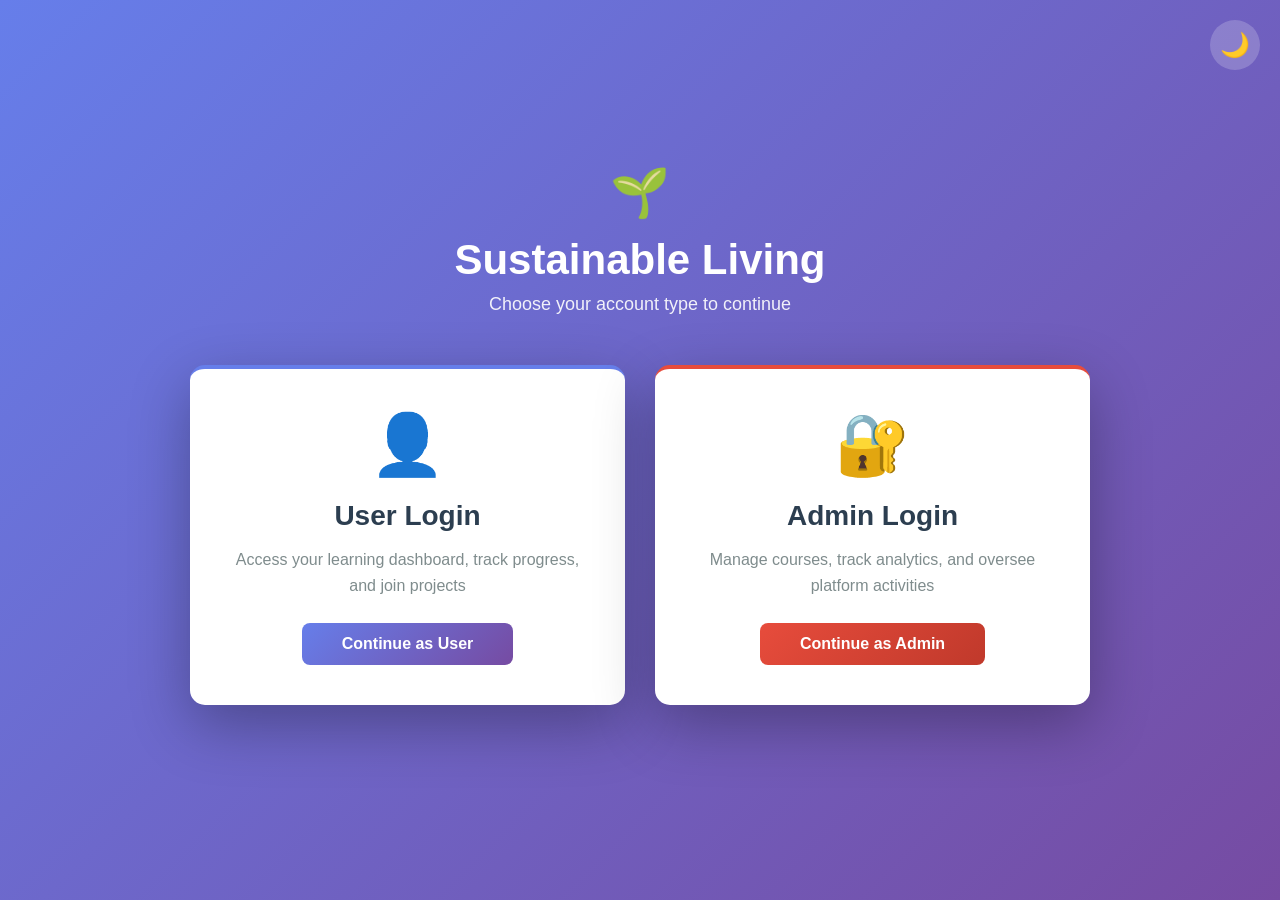
<file: project-sle/login.html>
<!DOCTYPE html>
<html lang="en">
<head>
    <meta charset="UTF-8">
    <meta name="viewport" content="width=device-width, initial-scale=1.0">
    <title>Choose Login - Sustainable Living</title>
    <link rel="stylesheet" href="css/login.css">
    <style>
        * {
            margin: 0;
            padding: 0;
            box-sizing: border-box;
        }

        body {
            font-family: 'Segoe UI', Tahoma, Geneva, Verdana, sans-serif;
            background: linear-gradient(135deg, #667eea 0%, #764ba2 100%);
            min-height: 100vh;
            display: flex;
            justify-content: center;
            align-items: center;
            padding: 20px;
            transition: background 0.3s ease;
        }

        body.dark {
            background: linear-gradient(135deg, #1a1a2e 0%, #0f0f1e 100%);
        }

        .auth-container {
            width: 100%;
            max-width: 900px;
        }

        .auth-header {
            text-align: center;
            margin-bottom: 50px;
            color: white;
        }

        .logo {
            font-size: 48px;
            margin-bottom: 15px;
        }

        .auth-header h1 {
            font-size: 42px;
            margin-bottom: 10px;
            font-weight: 700;
        }

        .auth-header p {
            font-size: 18px;
            opacity: 0.9;
        }

        .login-options {
            display: grid;
            grid-template-columns: repeat(auto-fit, minmax(300px, 1fr));
            gap: 30px;
            margin-bottom: 30px;
        }

        .login-card {
            background: white;
            border-radius: 15px;
            padding: 40px;
            text-align: center;
            box-shadow: 0 20px 60px rgba(0, 0, 0, 0.3);
            cursor: pointer;
            transition: all 0.3s ease;
            text-decoration: none;
            border-top: 4px solid #667eea;
        }

        .login-card:hover {
            transform: translateY(-10px);
            box-shadow: 0 30px 80px rgba(0, 0, 0, 0.4);
            border-top-color: #764ba2;
        }

        .login-card.admin {
            border-top-color: #e74c3c;
        }

        .login-card.admin:hover {
            border-top-color: #c0392b;
        }

        .card-icon {
            font-size: 60px;
            margin-bottom: 20px;
        }

        .login-card h2 {
            font-size: 28px;
            margin-bottom: 15px;
            color: #2c3e50;
        }

        .login-card p {
            color: #7f8c8d;
            margin-bottom: 25px;
            line-height: 1.6;
        }

        .login-btn {
            display: inline-block;
            padding: 12px 40px;
            background: linear-gradient(135deg, #667eea, #764ba2);
            color: white;
            text-decoration: none;
            border-radius: 8px;
            font-weight: 600;
            transition: all 0.3s ease;
            border: none;
            cursor: pointer;
            font-size: 16px;
        }

        .login-card.admin .login-btn {
            background: linear-gradient(135deg, #e74c3c, #c0392b);
        }

        .login-btn:hover {
            transform: scale(1.05);
            box-shadow: 0 10px 25px rgba(0, 0, 0, 0.2);
        }

        .dark-toggle {
            position: fixed;
            top: 20px;
            right: 20px;
            background: rgba(255, 255, 255, 0.2);
            border: none;
            color: white;
            width: 50px;
            height: 50px;
            border-radius: 50%;
            font-size: 24px;
            cursor: pointer;
            transition: all 0.3s ease;
            z-index: 100;
        }

        .dark-toggle:hover {
            background: rgba(255, 255, 255, 0.3);
        }

        body.dark .login-card {
            background: #1e1e1e;
            color: #e0e0e0;
        }

        body.dark .login-card h2 {
            color: #e0e0e0;
        }

        body.dark .login-card p {
            color: #b0b0b0;
        }

        body.dark .auth-header h1,
        body.dark .auth-header p {
            color: white;
        }

        @media (max-width: 768px) {
            .auth-header h1 {
                font-size: 32px;
            }

            .auth-header p {
                font-size: 16px;
            }

            .login-card {
                padding: 30px;
            }

            .card-icon {
                font-size: 48px;
            }

            .login-card h2 {
                font-size: 22px;
            }
        }
    </style>
</head>
<body>

<button class="dark-toggle" onclick="toggleDarkMode()" title="Toggle Dark Mode">🌙</button>

<div class="auth-container">
    <div class="auth-header">
        <div class="logo">🌱</div>
        <h1>Sustainable Living</h1>
        <p>Choose your account type to continue</p>
    </div>

    <div class="login-options">
        <a href="user-login.html" class="login-card user">
            <div class="card-icon">👤</div>
            <h2>User Login</h2>
            <p>Access your learning dashboard, track progress, and join projects</p>
            <button class="login-btn">Continue as User</button>
        </a>

        <a href="admin-login.html" class="login-card admin">
            <div class="card-icon">🔐</div>
            <h2>Admin Login</h2>
            <p>Manage courses, track analytics, and oversee platform activities</p>
            <button class="login-btn">Continue as Admin</button>
        </a>
    </div>
</div>

<script>
    function toggleDarkMode() {
        document.body.classList.toggle('dark');
        const isDark = document.body.classList.contains('dark');
        localStorage.setItem('darkMode', isDark);
        updateDarkToggleButton();
    }

    function updateDarkToggleButton() {
        const btn = document.querySelector('.dark-toggle');
        if (btn) {
            if (document.body.classList.contains('dark')) {
                btn.textContent = '☀️';
                btn.title = 'Switch to Bright Mode';
            } else {
                btn.textContent = '🌙';
                btn.title = 'Switch to Dark Mode';
            }
        }
    }

    // Load dark mode preference
    if (localStorage.getItem('darkMode') === 'true') {
        document.body.classList.add('dark');
    }
    updateDarkToggleButton();
</script>

</body>
</html>
</file>
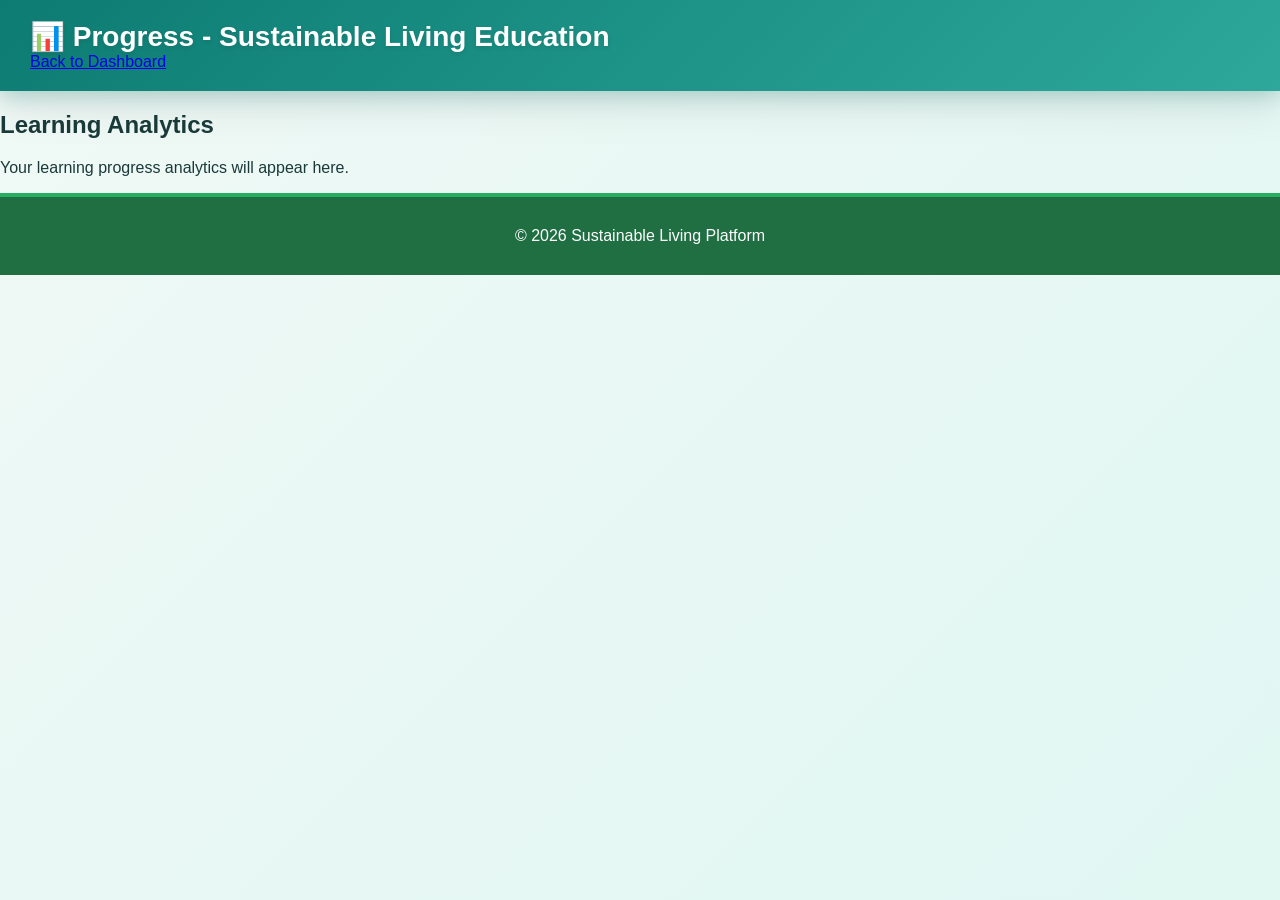
<file: project-sle/progress.html>
<!DOCTYPE html>
<html lang="en">
<head>
    <meta charset="UTF-8">
    <title>Progress - Sustainable Living</title>
    <link rel="stylesheet" href="css/index.css">
</head>
<body>

<header>
    <h1>📊 Progress - Sustainable Living Education</h1>
    <a href="user-dashboard.html">Back to Dashboard</a>
</header>

<section class="content">
    <h2>Learning Analytics</h2>
    <p>Your learning progress analytics will appear here.</p>
</section>

<footer>
    © 2026 Sustainable Living Platform
</footer>

</body>
</html>
</file>
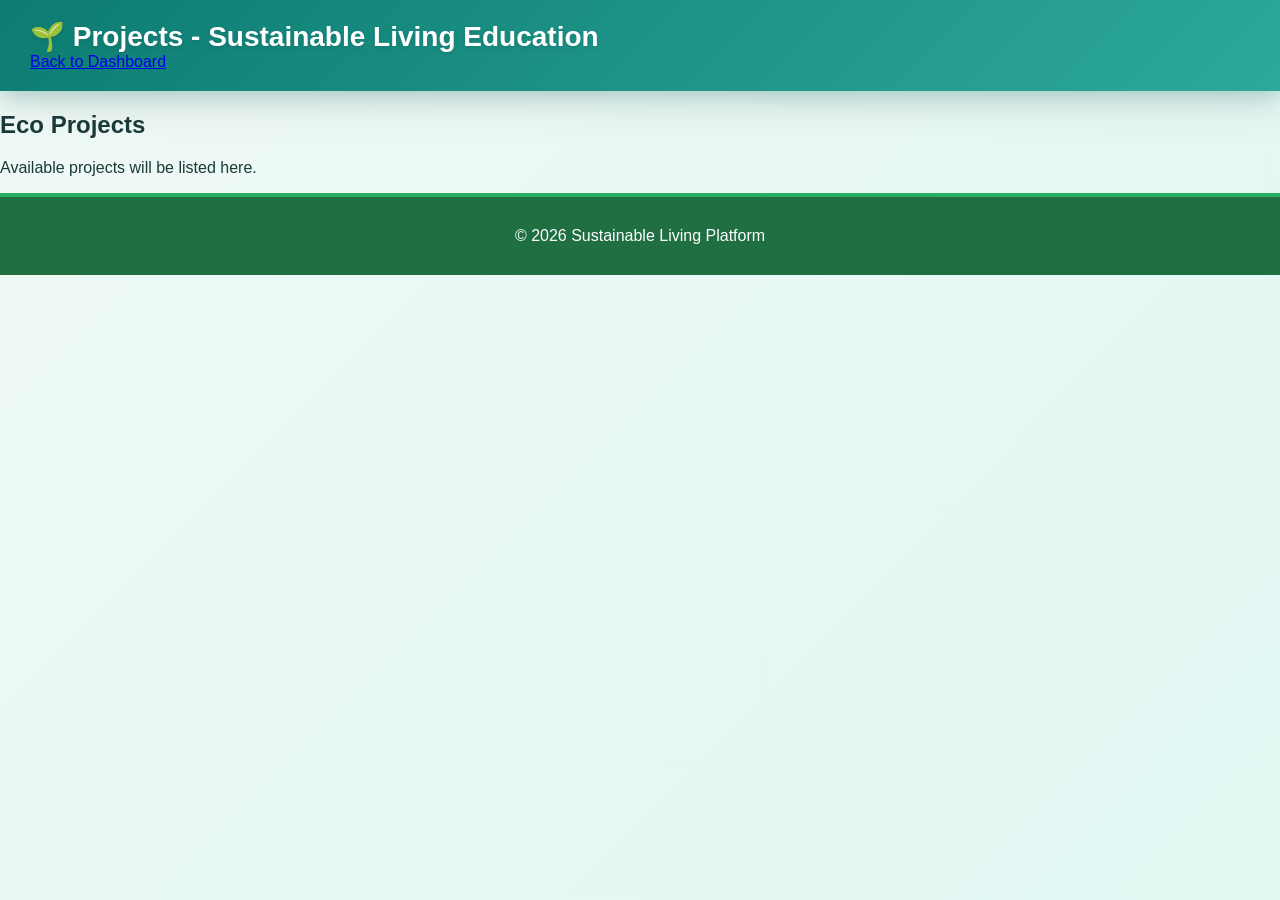
<file: project-sle/project.html>
<!DOCTYPE html>
<html lang="en">
<head>
    <meta charset="UTF-8">
    <title>Projects - Sustainable Living</title>
    <link rel="stylesheet" href="css/index.css">
</head>
<body>

<header>
    <h1>🌱 Projects - Sustainable Living Education</h1>
    <a href="user-dashboard.html">Back to Dashboard</a>
</header>

<section class="content">
    <h2>Eco Projects</h2>
    <p>Available projects will be listed here.</p>
</section>

<footer>
    © 2026 Sustainable Living Platform
</footer>

</body>
</html>
</file>
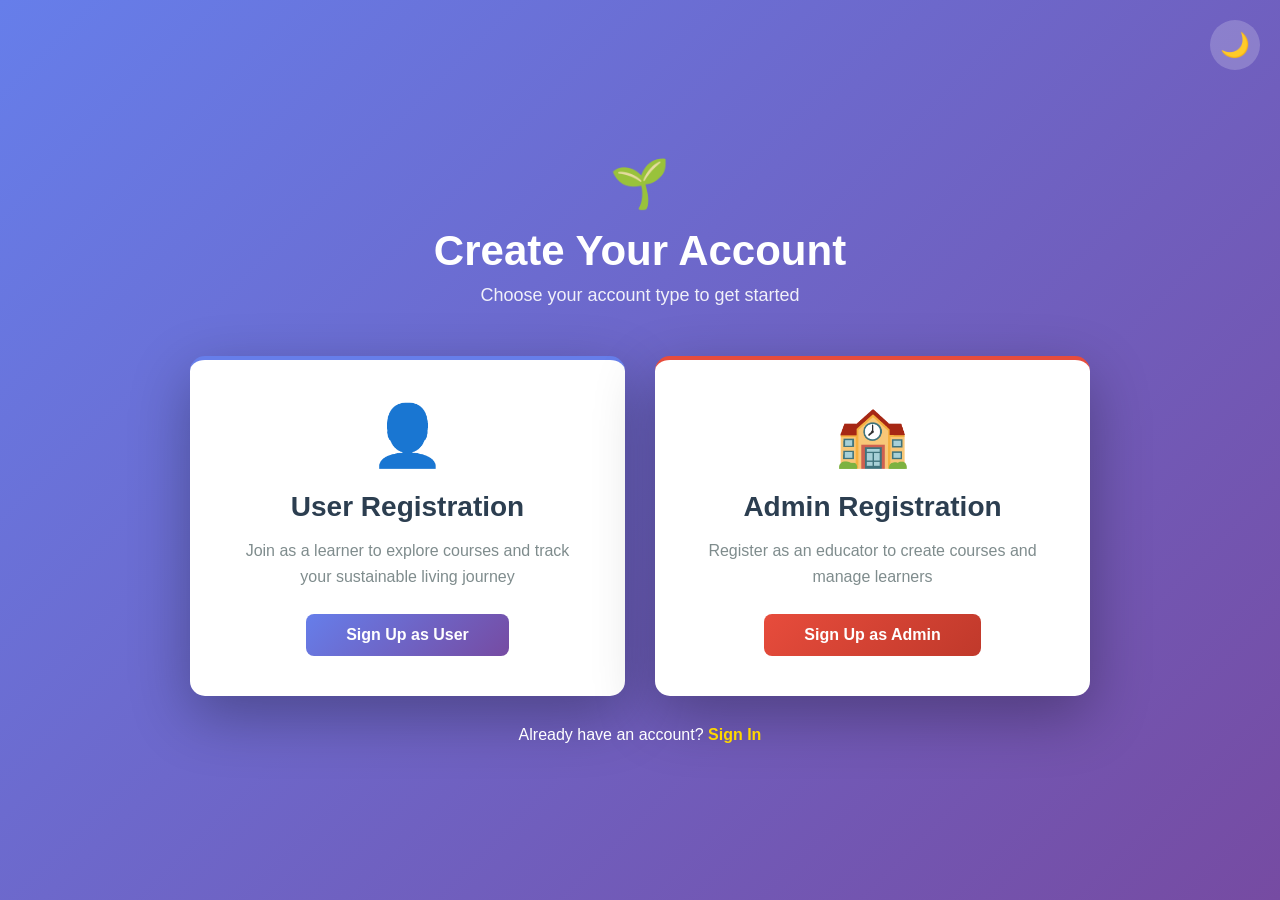
<file: project-sle/register.html>
<!DOCTYPE html>
<html lang="en">
<head>
    <meta charset="UTF-8">
    <meta name="viewport" content="width=device-width, initial-scale=1.0">
    <title>Create Account - Sustainable Living</title>
    <style>
        * {
            margin: 0;
            padding: 0;
            box-sizing: border-box;
        }

        body {
            font-family: 'Segoe UI', Tahoma, Geneva, Verdana, sans-serif;
            background: linear-gradient(135deg, #667eea 0%, #764ba2 100%);
            min-height: 100vh;
            display: flex;
            justify-content: center;
            align-items: center;
            padding: 20px;
            transition: background 0.3s ease;
        }

        body.dark {
            background: linear-gradient(135deg, #1a1a2e 0%, #0f0f1e 100%);
        }

        .auth-container {
            width: 100%;
            max-width: 900px;
        }

        .auth-header {
            text-align: center;
            margin-bottom: 50px;
            color: white;
        }

        .logo {
            font-size: 48px;
            margin-bottom: 15px;
        }

        .auth-header h1 {
            font-size: 42px;
            margin-bottom: 10px;
            font-weight: 700;
        }

        .auth-header p {
            font-size: 18px;
            opacity: 0.9;
        }

        .register-options {
            display: grid;
            grid-template-columns: repeat(auto-fit, minmax(300px, 1fr));
            gap: 30px;
            margin-bottom: 30px;
        }

        .register-card {
            background: white;
            border-radius: 15px;
            padding: 40px;
            text-align: center;
            box-shadow: 0 20px 60px rgba(0, 0, 0, 0.3);
            cursor: pointer;
            transition: all 0.3s ease;
            text-decoration: none;
            border-top: 4px solid #667eea;
        }

        .register-card:hover {
            transform: translateY(-10px);
            box-shadow: 0 30px 80px rgba(0, 0, 0, 0.4);
            border-top-color: #764ba2;
        }

        .register-card.admin {
            border-top-color: #e74c3c;
        }

        .register-card.admin:hover {
            border-top-color: #c0392b;
        }

        .card-icon {
            font-size: 60px;
            margin-bottom: 20px;
        }

        .register-card h2 {
            font-size: 28px;
            margin-bottom: 15px;
            color: #2c3e50;
        }

        .register-card p {
            color: #7f8c8d;
            margin-bottom: 25px;
            line-height: 1.6;
        }

        .register-btn {
            display: inline-block;
            padding: 12px 40px;
            background: linear-gradient(135deg, #667eea, #764ba2);
            color: white;
            text-decoration: none;
            border-radius: 8px;
            font-weight: 600;
            transition: all 0.3s ease;
            border: none;
            cursor: pointer;
            font-size: 16px;
        }

        .register-card.admin .register-btn {
            background: linear-gradient(135deg, #e74c3c, #c0392b);
        }

        .register-btn:hover {
            transform: scale(1.05);
            box-shadow: 0 10px 25px rgba(0, 0, 0, 0.2);
        }

        .dark-toggle {
            position: fixed;
            top: 20px;
            right: 20px;
            background: rgba(255, 255, 255, 0.2);
            border: none;
            color: white;
            width: 50px;
            height: 50px;
            border-radius: 50%;
            font-size: 24px;
            cursor: pointer;
            transition: all 0.3s ease;
            z-index: 100;
        }

        .dark-toggle:hover {
            background: rgba(255, 255, 255, 0.3);
        }

        body.dark .register-card {
            background: #1e1e1e;
            color: #e0e0e0;
        }

        body.dark .register-card h2 {
            color: #e0e0e0;
        }

        body.dark .register-card p {
            color: #b0b0b0;
        }

        body.dark .auth-header h1,
        body.dark .auth-header p {
            color: white;
        }

        @media (max-width: 768px) {
            .auth-header h1 {
                font-size: 32px;
            }

            .auth-header p {
                font-size: 16px;
            }

            .register-card {
                padding: 30px;
            }

            .card-icon {
                font-size: 48px;
            }

            .register-card h2 {
                font-size: 22px;
            }
        }
    </style>
</head>
<body>

<button class="dark-toggle" onclick="toggleDarkMode()" title="Toggle Dark Mode">🌙</button>

<div class="auth-container">
    <div class="auth-header">
        <div class="logo">🌱</div>
        <h1>Create Your Account</h1>
        <p>Choose your account type to get started</p>
    </div>

    <div class="register-options">
        <a href="user-register.html" class="register-card user">
            <div class="card-icon">👤</div>
            <h2>User Registration</h2>
            <p>Join as a learner to explore courses and track your sustainable living journey</p>
            <button class="register-btn">Sign Up as User</button>
        </a>

        <a href="admin-register.html" class="register-card admin">
            <div class="card-icon">🏫</div>
            <h2>Admin Registration</h2>
            <p>Register as an educator to create courses and manage learners</p>
            <button class="register-btn">Sign Up as Admin</button>
        </a>
    </div>

    <div style="text-align: center; color: white; margin-top: 30px;">
        <p>Already have an account? <a href="login.html" style="color: #ffd700; text-decoration: none; font-weight: 600;">Sign In</a></p>
    </div>
</div>

<script>
    function toggleDarkMode() {
        document.body.classList.toggle('dark');
        const isDark = document.body.classList.contains('dark');
        localStorage.setItem('darkMode', isDark);
        updateDarkToggleButton();
    }

    function updateDarkToggleButton() {
        const btn = document.querySelector('.dark-toggle');
        if (btn) {
            if (document.body.classList.contains('dark')) {
                btn.textContent = '☀️';
                btn.title = 'Switch to Bright Mode';
            } else {
                btn.textContent = '🌙';
                btn.title = 'Switch to Dark Mode';
            }
        }
    }

    if (localStorage.getItem('darkMode') === 'true') {
        document.body.classList.add('dark');
    }
    updateDarkToggleButton();
</script>

</body>
</html>
</file>
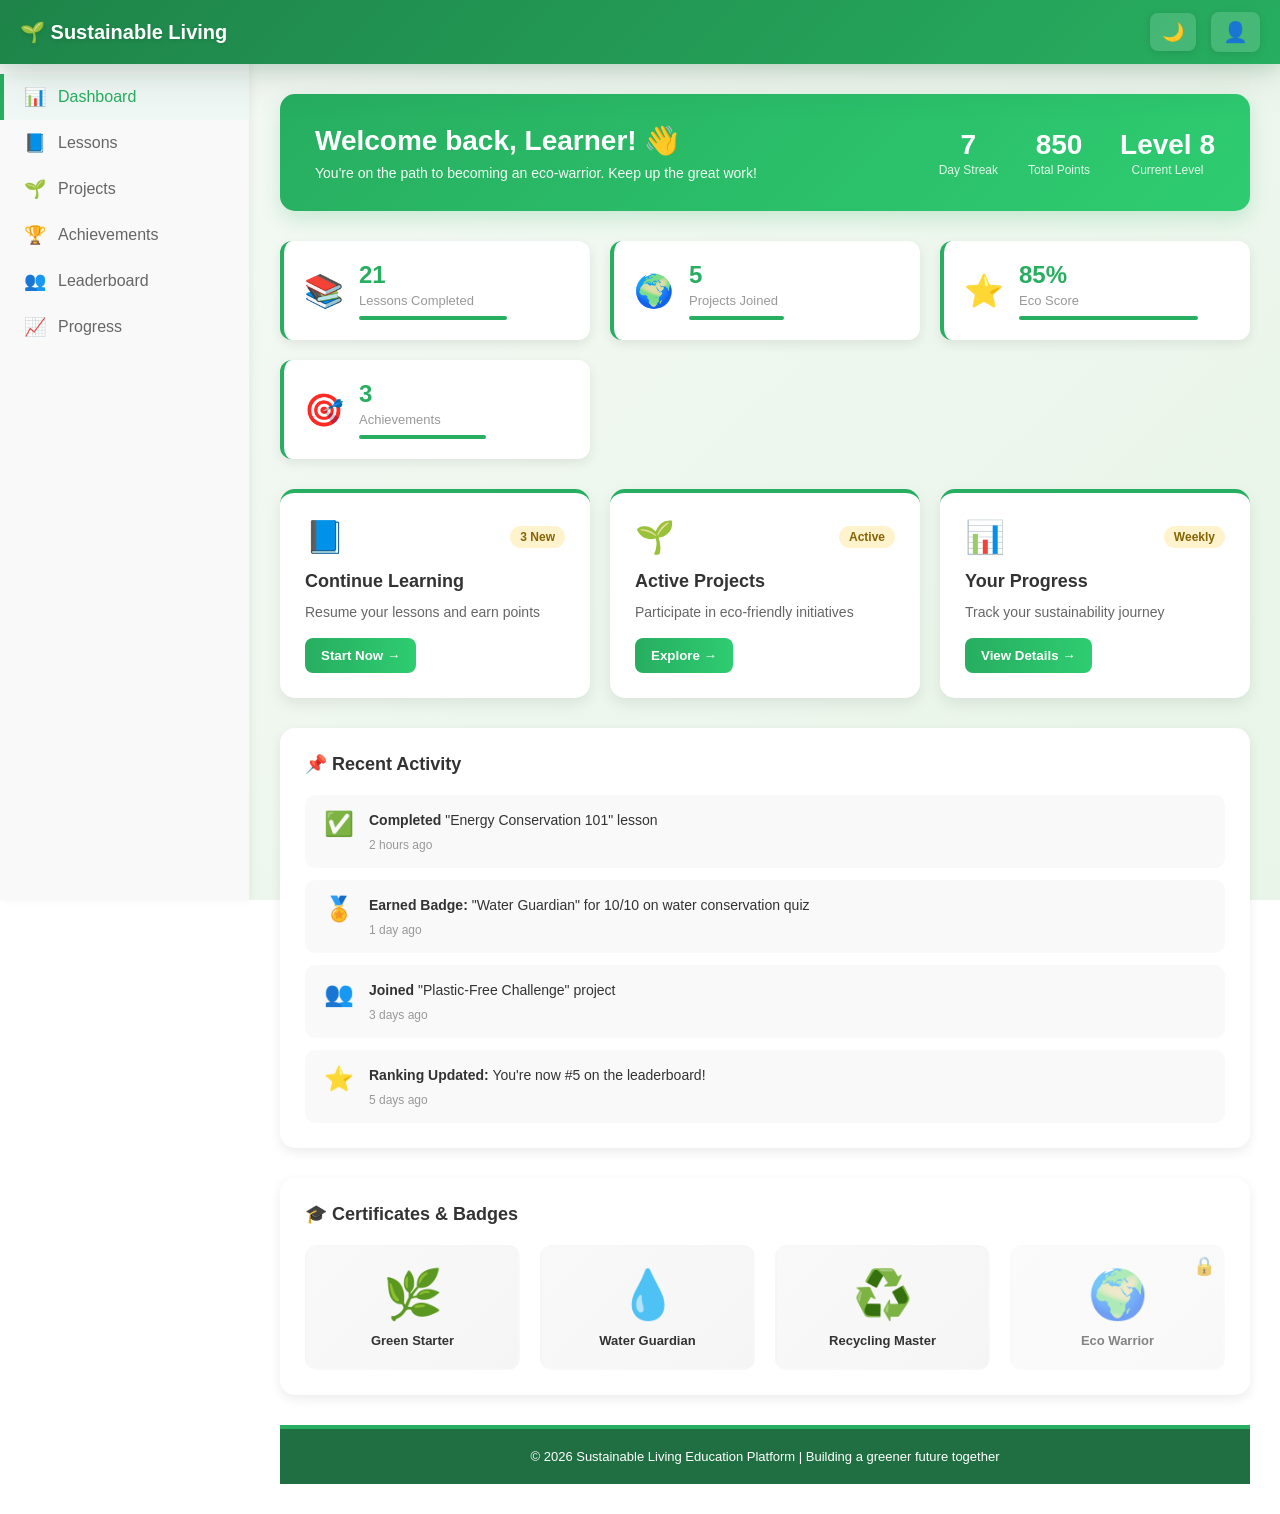
<file: project-sle/user-dashboard.html>
<!DOCTYPE html>
<html lang="en">
<head>
    <meta charset="UTF-8">
    <meta name="viewport" content="width=device-width, initial-scale=1.0">
    <title>User Dashboard - Sustainable Living</title>
    <link rel="stylesheet" href="css/user-dashboard.css">
</head>
<body>

<!-- Header -->
<header class="top-header">
    <div class="header-left">
        <h1>🌱 Sustainable Living</h1>
    </div>
    <div class="header-right">
        <div class="search-box">
            <input type="text" placeholder="Search courses...">
        </div>
        <button class="icon-btn" onclick="toggleDark()" title="Toggle Dark Mode">🌙</button>
        <div class="profile-menu">
            <button class="profile-btn" onclick="toggleProfile()">👤</button>
            <div class="profile-dropdown" id="profileDropdown">
                <a href="#" onclick="editProfile()">Edit Profile</a>
                <a href="#" onclick="settings()">Settings</a>
                <hr>
                <a href="#" onclick="logout()">Logout</a>
            </div>
        </div>
    </div>
</header>

<!-- Sidebar -->
<div class="sidebar" id="sidebar">
    <nav class="nav-menu">
        <a href="#" class="nav-item active" onclick="switchTab('dashboard', event)">
            <span class="icon">📊</span>
            <span>Dashboard</span>
        </a>
        <a href="#" class="nav-item" onclick="switchTab('lessons', event)">
            <span class="icon">📘</span>
            <span>Lessons</span>
        </a>
        <a href="#" class="nav-item" onclick="switchTab('projects', event)">
            <span class="icon">🌱</span>
            <span>Projects</span>
        </a>
        <a href="#" class="nav-item" onclick="switchTab('achievements', event)">
            <span class="icon">🏆</span>
            <span>Achievements</span>
        </a>
        <a href="#" class="nav-item" onclick="switchTab('leaderboard', event)">
            <span class="icon">👥</span>
            <span>Leaderboard</span>
        </a>
        <a href="#" class="nav-item" onclick="switchTab('progress', event)">
            <span class="icon">📈</span>
            <span>Progress</span>
        </a>
    </nav>
</div>

<!-- Main Content -->
<div class="main-container">

    <!-- Dashboard Section -->
    <section id="dashboard-section" class="tab-section active">
        <div class="welcome-banner">
            <div class="banner-content">
                <h2 id="welcomeText">Welcome back, Learner! 👋</h2>
                <p>You're on the path to becoming an eco-warrior. Keep up the great work!</p>
            </div>
            <div class="banner-stats">
                <div class="mini-stat">
                    <span class="value">7</span>
                    <span class="label">Day Streak</span>
                </div>
                <div class="mini-stat">
                    <span class="value">850</span>
                    <span class="label">Total Points</span>
                </div>
                <div class="mini-stat">
                    <span class="value">Level 8</span>
                    <span class="label">Current Level</span>
                </div>
            </div>
        </div>

        <!-- Quick Stats -->
        <section class="quick-stats">
            <div class="stat-card">
                <div class="stat-icon">📚</div>
                <div class="stat-content">
                    <h3>21</h3>
                    <p>Lessons Completed</p>
                    <div class="progress-small" style="width: 70%"></div>
                </div>
            </div>
            <div class="stat-card">
                <div class="stat-icon">🌍</div>
                <div class="stat-content">
                    <h3>5</h3>
                    <p>Projects Joined</p>
                    <div class="progress-small" style="width: 45%"></div>
                </div>
            </div>
            <div class="stat-card">
                <div class="stat-icon">⭐</div>
                <div class="stat-content">
                    <h3>85%</h3>
                    <p>Eco Score</p>
                    <div class="progress-small" style="width: 85%"></div>
                </div>
            </div>
            <div class="stat-card">
                <div class="stat-icon">🎯</div>
                <div class="stat-content">
                    <h3>3</h3>
                    <p>Achievements</p>
                    <div class="progress-small" style="width: 60%"></div>
                </div>
            </div>
        </section>

        <!-- Action Cards -->
        <section class="action-cards">
            <div class="card large-card" onclick="goTo('lesson.html')">
                <div class="card-header">
                    <span class="card-icon">📘</span>
                    <span class="card-badge">3 New</span>
                </div>
                <h3>Continue Learning</h3>
                <p>Resume your lessons and earn points</p>
                <button class="card-btn">Start Now →</button>
            </div>

            <div class="card large-card" onclick="goTo('project.html')">
                <div class="card-header">
                    <span class="card-icon">🌱</span>
                    <span class="card-badge">Active</span>
                </div>
                <h3>Active Projects</h3>
                <p>Participate in eco-friendly initiatives</p>
                <button class="card-btn">Explore →</button>
            </div>

            <div class="card large-card" onclick="goTo('progress.html')">
                <div class="card-header">
                    <span class="card-icon">📊</span>
                    <span class="card-badge">Weekly</span>
                </div>
                <h3>Your Progress</h3>
                <p>Track your sustainability journey</p>
                <button class="card-btn">View Details →</button>
            </div>
        </section>

        <!-- Recent Activity -->
        <section class="recent-activity">
            <h3>📌 Recent Activity</h3>
            <div class="activity-list">
                <div class="activity-item">
                    <div class="activity-icon">✅</div>
                    <div class="activity-content">
                        <p><strong>Completed</strong> "Energy Conservation 101" lesson</p>
                        <span class="activity-time">2 hours ago</span>
                    </div>
                </div>
                <div class="activity-item">
                    <div class="activity-icon">🏅</div>
                    <div class="activity-content">
                        <p><strong>Earned Badge:</strong> "Water Guardian" for 10/10 on water conservation quiz</p>
                        <span class="activity-time">1 day ago</span>
                    </div>
                </div>
                <div class="activity-item">
                    <div class="activity-icon">👥</div>
                    <div class="activity-content">
                        <p><strong>Joined</strong> "Plastic-Free Challenge" project</p>
                        <span class="activity-time">3 days ago</span>
                    </div>
                </div>
                <div class="activity-item">
                    <div class="activity-icon">⭐</div>
                    <div class="activity-content">
                        <p><strong>Ranking Updated:</strong> You're now #5 on the leaderboard!</p>
                        <span class="activity-time">5 days ago</span>
                    </div>
                </div>
            </div>
        </section>

        <!-- Certificates Section -->
        <section class="certificates-section">
            <h3>🎓 Certificates & Badges</h3>
            <div class="badges-grid">
                <div class="badge-item">
                    <div class="badge-icon">🌿</div>
                    <p>Green Starter</p>
                </div>
                <div class="badge-item">
                    <div class="badge-icon">💧</div>
                    <p>Water Guardian</p>
                </div>
                <div class="badge-item">
                    <div class="badge-icon">♻️</div>
                    <p>Recycling Master</p>
                </div>
                <div class="badge-item locked">
                    <div class="badge-icon">🌍</div>
                    <p>Eco Warrior</p>
                    <span class="lock">🔒</span>
                </div>
            </div>
        </section>
    </section>

    <!-- Leaderboard Section -->
    <section id="leaderboard-section" class="tab-section">
        <div class="section-header">
            <h2>🏆 Global Leaderboard</h2>
            <div class="filter-buttons">
                <button class="filter-btn active" onclick="filterLeaderboard('all', event)">All Time</button>
                <button class="filter-btn" onclick="filterLeaderboard('month', event)">This Month</button>
                <button class="filter-btn" onclick="filterLeaderboard('week', event)">This Week</button>
            </div>
        </div>
        <table class="leaderboard-table">
            <thead>
                <tr>
                    <th>Rank</th>
                    <th>User</th>
                    <th>Points</th>
                    <th>Level</th>
                    <th>Badge</th>
                </tr>
            </thead>
            <tbody id="leaderboardBody"></tbody>
        </table>
    </section>

    <!-- Lessons Section -->
    <section id="lessons-section" class="tab-section">
        <div class="section-header">
            <h2>📘 My Lessons</h2>
            <div class="filter-buttons">
                <button class="filter-btn active" onclick="filterLessons('all', event)">All</button>
                <button class="filter-btn" onclick="filterLessons('in-progress', event)">In Progress</button>
                <button class="filter-btn" onclick="filterLessons('completed', event)">Completed</button>
            </div>
        </div>
        <div class="lessons-container" id="lessonsContainer">
            <div class="lesson-card">
                <div class="lesson-header">
                    <h3>Energy Conservation 101</h3>
                    <span class="lesson-badge">In Progress</span>
                </div>
                <p>Learn about renewable energy and energy-efficient practices</p>
                <div class="lesson-progress">
                    <div class="progress-bar" style="width: 65%"></div>
                </div>
                <span class="progress-text">65% Complete</span>
                <button class="lesson-btn" onclick="viewLesson('energy-101')">Continue Learning →</button>
            </div>
            
            <div class="lesson-card">
                <div class="lesson-header">
                    <h3>Water Conservation Basics</h3>
                    <span class="lesson-badge completed">Completed</span>
                </div>
                <p>Master water-saving techniques and conservation methods</p>
                <div class="lesson-progress">
                    <div class="progress-bar" style="width: 100%"></div>
                </div>
                <span class="progress-text">100% Complete ✓</span>
                <button class="lesson-btn" onclick="reviewLesson('water-101')">Review →</button>
            </div>
            
            <div class="lesson-card">
                <div class="lesson-header">
                    <h3>Waste Reduction Strategies</h3>
                    <span class="lesson-badge">In Progress</span>
                </div>
                <p>Understand recycling and waste management techniques</p>
                <div class="lesson-progress">
                    <div class="progress-bar" style="width: 45%"></div>
                </div>
                <span class="progress-text">45% Complete</span>
                <button class="lesson-btn" onclick="viewLesson('waste-101')">Continue Learning →</button>
            </div>
        </div>
    </section>

    <!-- Projects Section -->
    <section id="projects-section" class="tab-section">
        <div class="section-header">
            <h2>🌱 My Projects</h2>
            <div class="filter-buttons">
                <button class="filter-btn active" onclick="filterProjects('all', event)">All</button>
                <button class="filter-btn" onclick="filterProjects('active', event)">Active</button>
                <button class="filter-btn" onclick="filterProjects('completed', event)">Completed</button>
            </div>
        </div>
        <div class="projects-container" id="projectsContainer">
            <div class="project-card">
                <div class="project-header">
                    <h3>Plastic-Free Challenge</h3>
                    <span class="project-badge active">Active</span>
                </div>
                <p>30-day challenge to reduce plastic consumption</p>
                <div class="project-stats">
                    <span>👥 125 Participants</span>
                    <span>⏱️ 15 Days Left</span>
                </div>
                <button class="project-btn" onclick="joinProject('plastic-free')">View Details →</button>
            </div>
            
            <div class="project-card">
                <div class="project-header">
                    <h3>Urban Gardening Initiative</h3>
                    <span class="project-badge active">Active</span>
                </div>
                <p>Growing fresh vegetables in urban spaces</p>
                <div class="project-stats">
                    <span>👥 89 Participants</span>
                    <span>⏱️ 45 Days Remaining</span>
                </div>
                <button class="project-btn" onclick="joinProject('urban-garden')">View Details →</button>
            </div>
            
            <div class="project-card">
                <div class="project-header">
                    <h3>Tree Planting Drive</h3>
                    <span class="project-badge completed">Completed</span>
                </div>
                <p>Community tree planting and forest restoration</p>
                <div class="project-stats">
                    <span>🌳 500+ Trees Planted</span>
                    <span>✓ Campaign Completed</span>
                </div>
                <button class="project-btn" onclick="viewProjectResults('tree-planting')">View Results →</button>
            </div>
        </div>
    </section>

    <!-- Achievements Section -->
    <section id="achievements-section" class="tab-section">
        <div class="section-header">
            <h2>🏆 Achievements & Badges</h2>
            <div class="filter-buttons">
                <button class="filter-btn active" onclick="filterAchievements('all', event)">All</button>
                <button class="filter-btn" onclick="filterAchievements('unlocked', event)">Unlocked</button>
                <button class="filter-btn" onclick="filterAchievements('locked', event)">Locked</button>
            </div>
        </div>
        <div class="achievements-container">
            <div class="achievement-item">
                <div class="achievement-icon">🌿</div>
                <h4>Green Starter</h4>
                <p>Complete your first lesson</p>
                <div class="unlock-date">Unlocked on Jan 15, 2026</div>
            </div>
            
            <div class="achievement-item">
                <div class="achievement-icon">💧</div>
                <h4>Water Guardian</h4>
                <p>Complete water conservation course</p>
                <div class="unlock-date">Unlocked on Jan 28, 2026</div>
            </div>
            
            <div class="achievement-item">
                <div class="achievement-icon">♻️</div>
                <h4>Recycling Master</h4>
                <p>Score 100% on waste reduction quiz</p>
                <div class="unlock-date">Unlocked on Feb 5, 2026</div>
            </div>
            
            <div class="achievement-item locked">
                <div class="achievement-icon">🌍</div>
                <h4>Eco Warrior</h4>
                <p>Complete 10 lessons and 5 projects</p>
                <div class="unlock-date">Progress: 7/10 lessons, 2/5 projects</div>
            </div>
            
            <div class="achievement-item locked">
                <div class="achievement-icon">⚡</div>
                <h4>Energy Expert</h4>
                <p>Master energy conservation course</p>
                <div class="unlock-date">Locked</div>
            </div>
            
            <div class="achievement-item locked">
                <div class="achievement-icon">🎓</div>
                <h4>Educator</h4>
                <p>Help 10 other learners</p>
                <div class="unlock-date">Progress: 2/10 learners helped</div>
            </div>
        </div>
    </section>

    <!-- Progress Section -->
    <section id="progress-section" class="tab-section">
        <div class="section-header">
            <h2>📈 Learning Progress</h2>
        </div>
        
        <div class="progress-overview">
            <div class="progress-card">
                <h3>Total Learning Time</h3>
                <p class="stat-value">24h 35m</p>
                <p class="stat-label">Increase from last week: +3h 20m</p>
            </div>
            <div class="progress-card">
                <h3>Lessons This Month</h3>
                <p class="stat-value">8</p>
                <p class="stat-label">Target: 10 lessons</p>
            </div>
            <div class="progress-card">
                <h3>Consistency Score</h3>
                <p class="stat-value">92%</p>
                <p class="stat-label">7 day streak</p>
            </div>
            <div class="progress-card">
                <h3>Points Earned</h3>
                <p class="stat-value">850</p>
                <p class="stat-label">Rank: #5 Globally</p>
            </div>
        </div>

        <div class="progress-charts">
            <div class="chart-card">
                <h3>Weekly Activity</h3>
                <div class="activity-chart">
                    <div class="bar-item">
                        <div class="bar" style="height: 60%"></div>
                        <span>Mon</span>
                    </div>
                    <div class="bar-item">
                        <div class="bar" style="height: 85%"></div>
                        <span>Tue</span>
                    </div>
                    <div class="bar-item">
                        <div class="bar" style="height: 45%"></div>
                        <span>Wed</span>
                    </div>
                    <div class="bar-item">
                        <div class="bar" style="height: 90%"></div>
                        <span>Thu</span>
                    </div>
                    <div class="bar-item">
                        <div class="bar" style="height: 70%"></div>
                        <span>Fri</span>
                    </div>
                    <div class="bar-item">
                        <div class="bar" style="height: 50%"></div>
                        <span>Sat</span>
                    </div>
                    <div class="bar-item">
                        <div class="bar" style="height: 80%"></div>
                        <span>Sun</span>
                    </div>
                </div>
            </div>

            <div class="chart-card">
                <h3>Learning by Category</h3>
                <div class="category-stats">
                    <div class="category-item">
                        <div class="category-bar" style="width: 35%"></div>
                        <span>Energy (35%)</span>
                    </div>
                    <div class="category-item">
                        <div class="category-bar" style="width: 25%"></div>
                        <span>Water (25%)</span>
                    </div>
                    <div class="category-item">
                        <div class="category-bar" style="width: 20%"></div>
                        <span>Waste (20%)</span>
                    </div>
                    <div class="category-item">
                        <div class="category-bar" style="width: 20%"></div>
                        <span>Lifestyle (20%)</span>
                    </div>
                </div>
            </div>
        </div>

        <div class="milestones">
            <h3>🎯 Upcoming Milestones</h3>
            <div class="milestone-item">
                <div class="milestone-check">✓</div>
                <div class="milestone-content">
                    <p><strong>25 Lessons Completed</strong> - 21/25</p>
                    <div class="milestone-progress" style="width: 84%"></div>
                </div>
            </div>
            <div class="milestone-item">
                <div class="milestone-check">◯</div>
                <div class="milestone-content">
                    <p><strong>1000 Points Earned</strong> - 850/1000</p>
                    <div class="milestone-progress" style="width: 85%"></div>
                </div>
            </div>
            <div class="milestone-item">
                <div class="milestone-check">◯</div>
                <div class="milestone-content">
                    <p><strong>Reach Level 10</strong> - Level 8/10</p>
                    <div class="milestone-progress" style="width: 80%"></div>
                </div>
            </div>
        </div>
    </section>

<!-- Footer -->
<footer>
    <p>© 2026 Sustainable Living Education Platform | Building a greener future together</p>
</footer>

<script src="js/user-dashboard.js"></script>
</body>

</html>
</file>
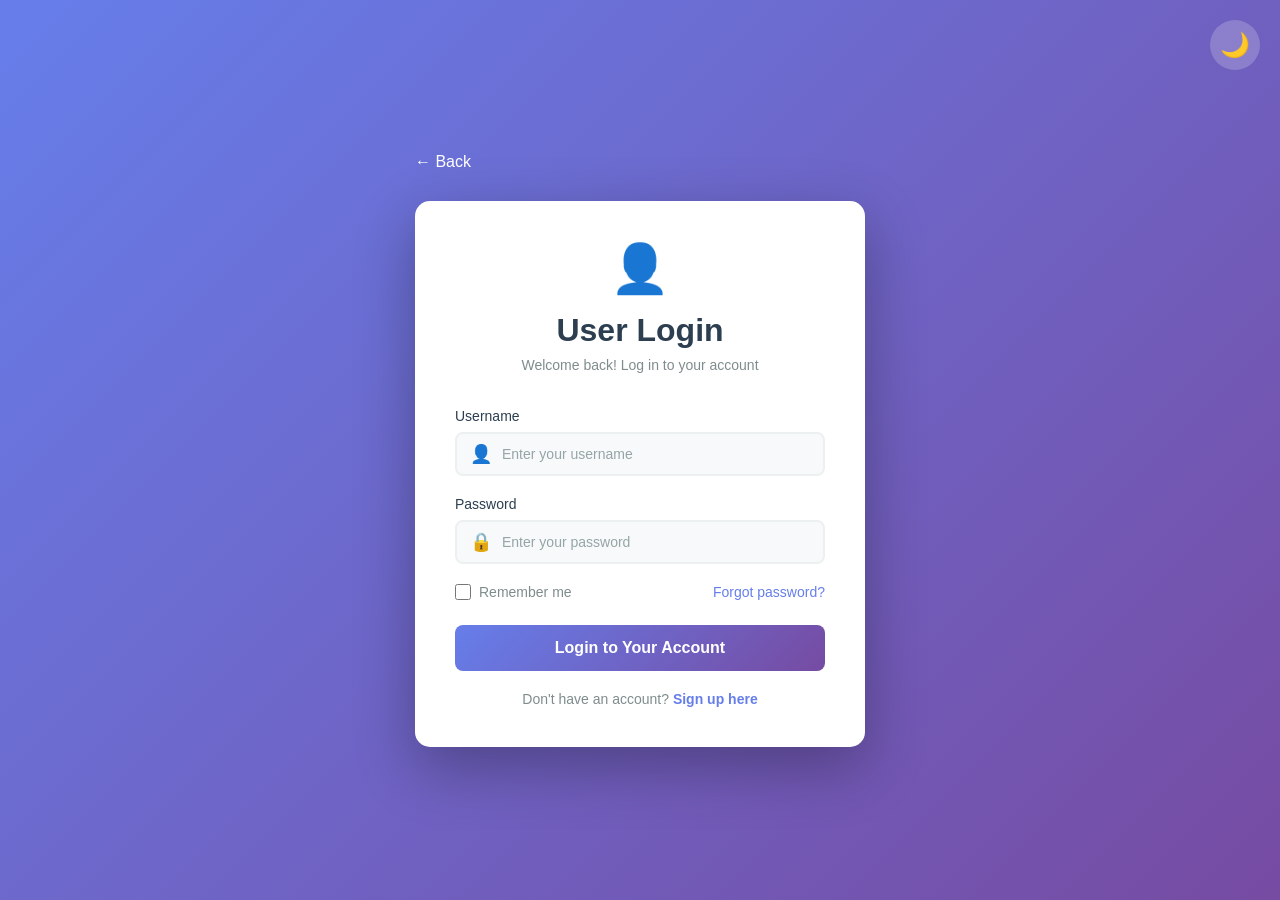
<file: project-sle/user-login.html>
<!DOCTYPE html>
<html lang="en">
<head>
    <meta charset="UTF-8">
    <meta name="viewport" content="width=device-width, initial-scale=1.0">
    <title>User Login - Sustainable Living</title>
    <link rel="stylesheet" href="css/user-login.css">
    <style>
        * {
            margin: 0;
            padding: 0;
            box-sizing: border-box;
        }

        body {
            font-family: 'Segoe UI', Tahoma, Geneva, Verdana, sans-serif;
            background: linear-gradient(135deg, #667eea 0%, #764ba2 100%);
            min-height: 100vh;
            display: flex;
            justify-content: center;
            align-items: center;
            padding: 20px;
            transition: background 0.3s ease;
        }

        body.dark {
            background: linear-gradient(135deg, #1a1a2e 0%, #0f0f1e 100%);
        }

        .auth-wrapper {
            width: 100%;
            max-width: 450px;
        }

        .back-button {
            color: white;
            text-decoration: none;
            display: inline-flex;
            align-items: center;
            gap: 8px;
            margin-bottom: 30px;
            font-size: 16px;
            font-weight: 500;
            transition: all 0.3s ease;
        }

        .back-button:hover {
            transform: translateX(-5px);
            opacity: 0.9;
        }

        .login-container {
            background: white;
            border-radius: 15px;
            padding: 40px;
            box-shadow: 0 20px 60px rgba(0, 0, 0, 0.3);
            transition: all 0.3s ease;
        }

        body.dark .login-container {
            background: #1e1e1e;
            color: #e0e0e0;
        }

        .login-header {
            text-align: center;
            margin-bottom: 35px;
        }

        .logo-icon {
            font-size: 48px;
            margin-bottom: 15px;
        }

        .login-header h1 {
            font-size: 32px;
            color: #2c3e50;
            margin-bottom: 8px;
            font-weight: 700;
        }

        body.dark .login-header h1 {
            color: #e0e0e0;
        }

        .login-header p {
            color: #7f8c8d;
            font-size: 14px;
        }

        body.dark .login-header p {
            color: #b0b0b0;
        }

        .form-group {
            margin-bottom: 20px;
        }

        .form-group label {
            display: block;
            margin-bottom: 8px;
            color: #2c3e50;
            font-weight: 500;
            font-size: 14px;
        }

        body.dark .form-group label {
            color: #e0e0e0;
        }

        .input-wrapper {
            position: relative;
            display: flex;
            align-items: center;
        }

        .input-icon {
            position: absolute;
            left: 15px;
            font-size: 18px;
            color: #95a5a6;
            pointer-events: none;
        }

        .form-group input {
            width: 100%;
            padding: 12px 12px 12px 45px;
            border: 2px solid #ecf0f1;
            border-radius: 8px;
            font-size: 14px;
            transition: all 0.3s ease;
            background: #f8f9fa;
            color: #2c3e50;
        }

        body.dark .form-group input {
            background: #2a2a2a;
            color: #e0e0e0;
            border-color: #444;
        }

        .form-group input:focus {
            outline: none;
            border-color: #667eea;
            background: white;
            box-shadow: 0 0 0 3px rgba(102, 126, 234, 0.1);
        }

        body.dark .form-group input:focus {
            background: #333;
        }

        .form-group input::placeholder {
            color: #95a5a6;
        }

        body.dark .form-group input::placeholder {
            color: #666;
        }

        .form-options {
            display: flex;
            justify-content: space-between;
            align-items: center;
            margin-bottom: 25px;
            font-size: 14px;
        }

        .remember-me {
            display: flex;
            align-items: center;
            gap: 8px;
        }

        .remember-me input[type="checkbox"] {
            width: 16px;
            height: 16px;
            cursor: pointer;
        }

        .remember-me label {
            margin: 0;
            color: #7f8c8d;
            cursor: pointer;
            user-select: none;
        }

        body.dark .remember-me label {
            color: #b0b0b0;
        }

        .forgot-password {
            color: #667eea;
            text-decoration: none;
            font-weight: 500;
            transition: all 0.3s ease;
        }

        .forgot-password:hover {
            color: #764ba2;
            text-decoration: underline;
        }

        .login-button {
            width: 100%;
            padding: 14px;
            background: linear-gradient(135deg, #667eea, #764ba2);
            color: white;
            border: none;
            border-radius: 8px;
            font-size: 16px;
            font-weight: 600;
            cursor: pointer;
            transition: all 0.3s ease;
            margin-bottom: 20px;
        }

        .login-button:hover {
            transform: translateY(-2px);
            box-shadow: 0 10px 25px rgba(102, 126, 234, 0.4);
        }

        .login-button:active {
            transform: translateY(0);
        }

        .signup-prompt {
            text-align: center;
            color: #7f8c8d;
            font-size: 14px;
        }

        body.dark .signup-prompt {
            color: #b0b0b0;
        }

        .signup-prompt a {
            color: #667eea;
            text-decoration: none;
            font-weight: 600;
            transition: all 0.3s ease;
        }

        .signup-prompt a:hover {
            color: #764ba2;
            text-decoration: underline;
        }

        .error-message {
            background: #fee;
            color: #c0392b;
            padding: 12px 15px;
            border-radius: 8px;
            margin-bottom: 20px;
            display: none;
            font-size: 14px;
            border-left: 4px solid #c0392b;
        }

        body.dark .error-message {
            background: #3a1f1f;
            border-left-color: #ff6b6b;
        }

        .success-message {
            background: #efe;
            color: #27ae60;
            padding: 12px 15px;
            border-radius: 8px;
            margin-bottom: 20px;
            display: none;
            font-size: 14px;
            border-left: 4px solid #27ae60;
        }

        .dark-toggle {
            position: fixed;
            top: 20px;
            right: 20px;
            background: rgba(255, 255, 255, 0.2);
            border: none;
            color: white;
            width: 50px;
            height: 50px;
            border-radius: 50%;
            font-size: 24px;
            cursor: pointer;
            transition: all 0.3s ease;
            z-index: 100;
        }

        .dark-toggle:hover {
            background: rgba(255, 255, 255, 0.3);
        }

        @media (max-width: 480px) {
            .login-container {
                padding: 30px 20px;
            }

            .login-header h1 {
                font-size: 26px;
            }

            .form-options {
                flex-direction: column;
                align-items: flex-start;
                gap: 12px;
            }
        }
    </style>
</head>
<body>

<button class="dark-toggle" onclick="toggleDarkMode()" title="Toggle Dark Mode">🌙</button>

<div class="auth-wrapper">
    <a href="login.html" class="back-button">← Back</a>

    <div class="login-container">
        <div class="login-header">
            <div class="logo-icon">👤</div>
            <h1>User Login</h1>
            <p>Welcome back! Log in to your account</p>
        </div>

        <div id="errorMessage" class="error-message"></div>
        <div id="successMessage" class="success-message"></div>

        <form onsubmit="return userLogin()">
            <div class="form-group">
                <label for="username">Username</label>
                <div class="input-wrapper">
                    <span class="input-icon">👤</span>
                    <input type="text" id="username" placeholder="Enter your username" required>
                </div>
            </div>

            <div class="form-group">
                <label for="password">Password</label>
                <div class="input-wrapper">
                    <span class="input-icon">🔒</span>
                    <input type="password" id="password" placeholder="Enter your password" required>
                </div>
            </div>

            <div class="form-options">
                <div class="remember-me">
                    <input type="checkbox" id="rememberMe">
                    <label for="rememberMe">Remember me</label>
                </div>
                <a href="#" class="forgot-password" onclick="showForgotPassword(event)">Forgot password?</a>
            </div>

            <button type="submit" class="login-button">Login to Your Account</button>
        </form>

        <div class="signup-prompt">
            Don't have an account? <a href="user-register.html">Sign up here</a>
        </div>
    </div>
</div>

<script src="js/modal.js"></script>
<script src="js/user-login.js"></script>
<script>
    function toggleDarkMode() {
        document.body.classList.toggle('dark');
        const isDark = document.body.classList.contains('dark');
        localStorage.setItem('darkMode', isDark);
        updateDarkToggleButton();
    }

    function updateDarkToggleButton() {
        const btn = document.querySelector('.dark-toggle');
        if (btn) {
            if (document.body.classList.contains('dark')) {
                btn.textContent = '☀️';
                btn.title = 'Switch to Bright Mode';
            } else {
                btn.textContent = '🌙';
                btn.title = 'Switch to Dark Mode';
            }
        }
    }

    // Load dark mode preference
    if (localStorage.getItem('darkMode') === 'true') {
        document.body.classList.add('dark');
    }
    updateDarkToggleButton();

    // Remember me functionality
    window.addEventListener('load', function() {
        if (localStorage.getItem('rememberMe') === 'true') {
            document.getElementById('rememberMe').checked = true;
            document.getElementById('username').value = localStorage.getItem('rememberedUsername') || '';
        }
    });

    function showForgotPassword(event) {
        event.preventDefault();
        alert('Please contact the administrator to reset your password.\n\nEmail: admin@sustainableliving.com');
    }

    // Override the userLogin function to add remember me
    const originalUserLogin = window.userLogin;
    window.userLogin = function() {
        if (document.getElementById('rememberMe').checked) {
            localStorage.setItem('rememberMe', 'true');
            localStorage.setItem('rememberedUsername', document.getElementById('username').value);
        } else {
            localStorage.removeItem('rememberMe');
            localStorage.removeItem('rememberedUsername');
        }
        return originalUserLogin ? originalUserLogin() : true;
    };
</script>

</body>
</html>
</file>
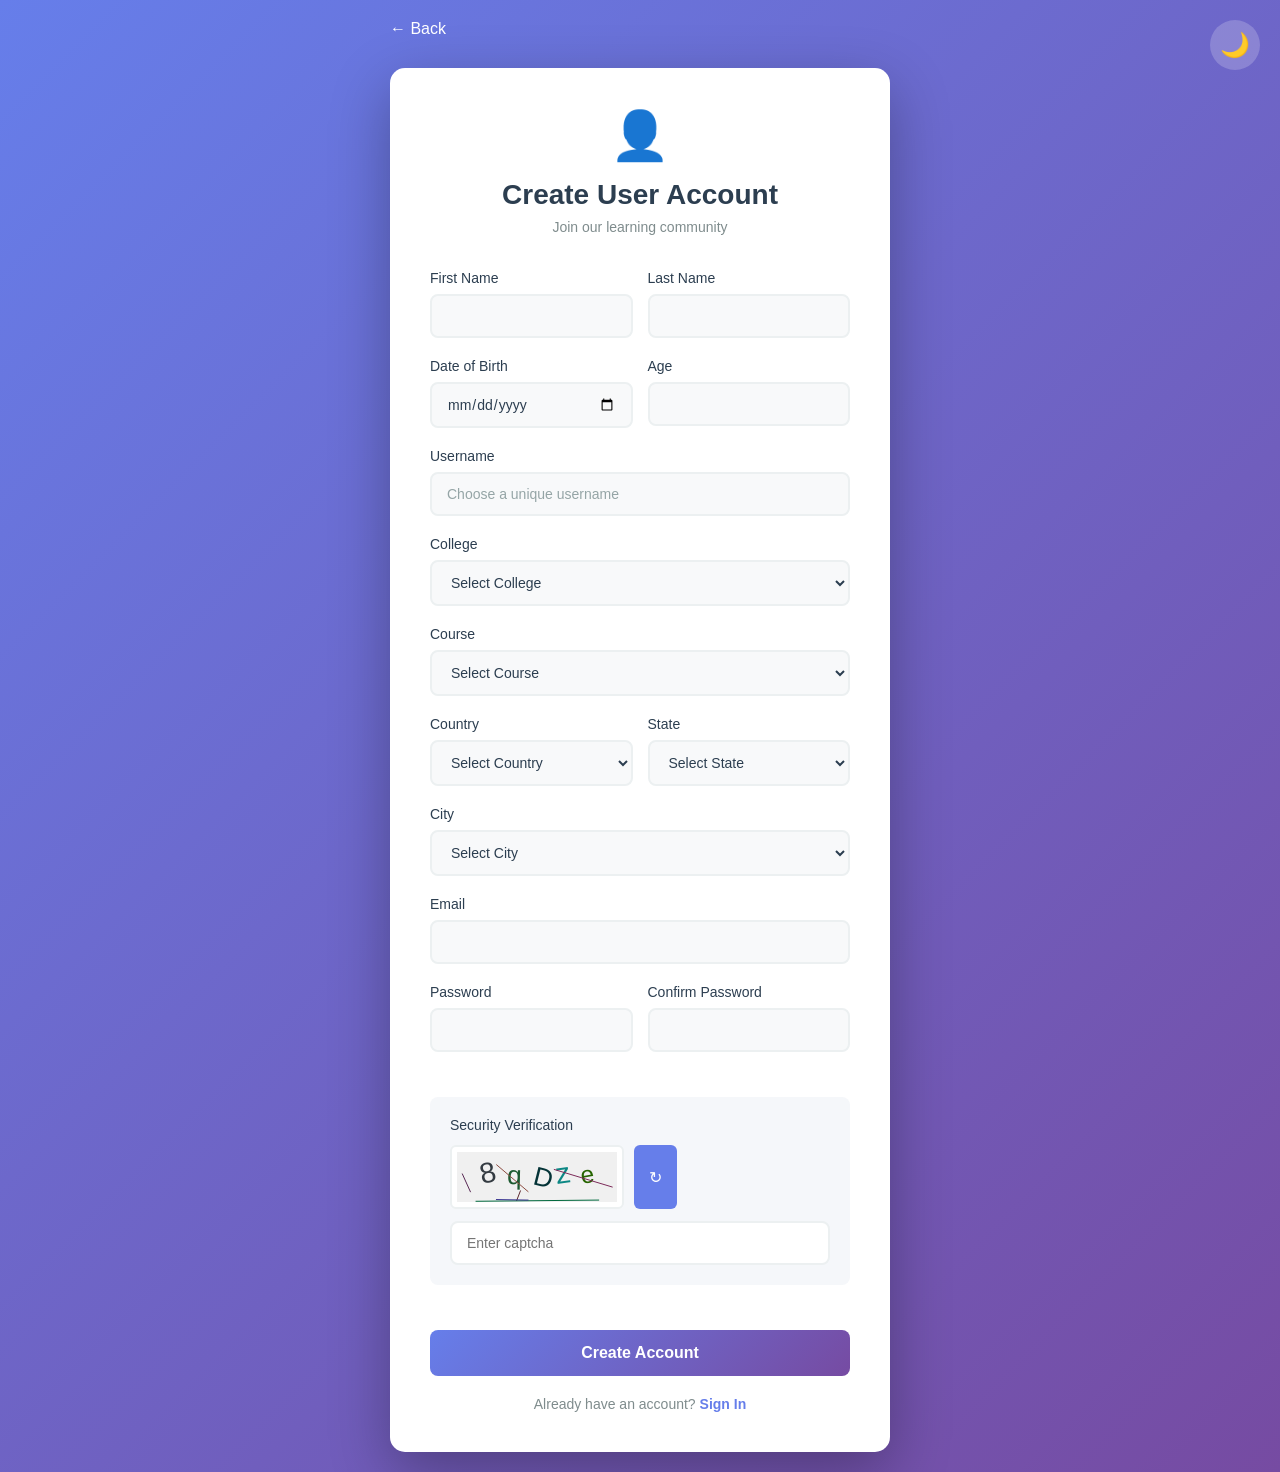
<file: project-sle/user-register.html>
<!DOCTYPE html>
<html lang="en">
<head>
    <meta charset="UTF-8">
    <meta name="viewport" content="width=device-width, initial-scale=1.0">
    <title>User Registration - Sustainable Living</title>
    <style>
        * {
            margin: 0;
            padding: 0;
            box-sizing: border-box;
        }

        body {
            font-family: 'Segoe UI', Tahoma, Geneva, Verdana, sans-serif;
            background: linear-gradient(135deg, #667eea 0%, #764ba2 100%);
            min-height: 100vh;
            padding: 20px;
            transition: background 0.3s ease;
        }

        body.dark {
            background: linear-gradient(135deg, #1a1a2e 0%, #0f0f1e 100%);
        }

        .register-wrapper {
            width: 100%;
            max-width: 500px;
            margin: 0 auto;
        }

        .back-button {
            color: white;
            text-decoration: none;
            display: inline-flex;
            align-items: center;
            gap: 8px;
            margin-bottom: 30px;
            font-size: 16px;
            font-weight: 500;
            transition: all 0.3s ease;
        }

        .back-button:hover {
            transform: translateX(-5px);
            opacity: 0.9;
        }

        .register-container {
            background: white;
            border-radius: 15px;
            padding: 40px;
            box-shadow: 0 20px 60px rgba(0, 0, 0, 0.3);
            transition: all 0.3s ease;
        }

        body.dark .register-container {
            background: #1e1e1e;
            color: #e0e0e0;
        }

        .register-header {
            text-align: center;
            margin-bottom: 35px;
        }

        .logo-icon {
            font-size: 48px;
            margin-bottom: 15px;
        }

        .register-header h1 {
            font-size: 28px;
            color: #2c3e50;
            margin-bottom: 8px;
            font-weight: 700;
        }

        body.dark .register-header h1 {
            color: #e0e0e0;
        }

        .register-header p {
            color: #7f8c8d;
            font-size: 14px;
        }

        body.dark .register-header p {
            color: #b0b0b0;
        }

        .form-group {
            margin-bottom: 20px;
        }

        .form-row {
            display: grid;
            grid-template-columns: 1fr 1fr;
            gap: 15px;
        }

        .form-row .form-group {
            margin-bottom: 20px;
        }

        @media (max-width: 480px) {
            .form-row {
                grid-template-columns: 1fr;
            }
        }

        .form-group label {
            display: block;
            margin-bottom: 8px;
            color: #2c3e50;
            font-weight: 500;
            font-size: 14px;
        }

        body.dark .form-group label {
            color: #e0e0e0;
        }

        .form-group input,
        .form-group select {
            width: 100%;
            padding: 12px 15px;
            border: 2px solid #ecf0f1;
            border-radius: 8px;
            font-size: 14px;
            transition: all 0.3s ease;
            background: #f8f9fa;
            color: #2c3e50;
            font-family: inherit;
        }

        body.dark .form-group input,
        body.dark .form-group select {
            background: #2a2a2a;
            color: #e0e0e0;
            border-color: #444;
        }

        .form-group input:focus,
        .form-group select:focus {
            outline: none;
            border-color: #667eea;
            background: white;
            box-shadow: 0 0 0 3px rgba(102, 126, 234, 0.1);
        }

        body.dark .form-group input:focus,
        body.dark .form-group select:focus {
            background: #333;
        }

        .form-group input::placeholder {
            color: #95a5a6;
        }

        body.dark .form-group input::placeholder {
            color: #666;
        }

        .captcha-section {
            margin: 25px 0;
            padding: 20px;
            background: #f5f7fa;
            border-radius: 8px;
        }

        body.dark .captcha-section {
            background: #2a2a2a;
        }

        .captcha-label {
            display: block;
            margin-bottom: 12px;
            color: #2c3e50;
            font-weight: 500;
            font-size: 14px;
        }

        body.dark .captcha-label {
            color: #e0e0e0;
        }

        .captcha-container {
            display: flex;
            gap: 10px;
            margin-bottom: 12px;
        }

        .captcha-container canvas {
            border: 2px solid #ecf0f1;
            border-radius: 6px;
            background: white;
            padding: 5px;
        }

        body.dark .captcha-container canvas {
            background: #1a1a1a;
            border-color: #444;
        }

        .captcha-refresh {
            padding: 8px 15px;
            background: #667eea;
            color: white;
            border: none;
            border-radius: 6px;
            cursor: pointer;
            font-size: 16px;
            transition: background 0.3s ease;
        }

        .captcha-refresh:hover {
            background: #764ba2;
        }

        .captcha-input {
            width: 100%;
            padding: 12px 15px;
            border: 2px solid #ecf0f1;
            border-radius: 8px;
            font-size: 14px;
        }

        .register-button {
            width: 100%;
            padding: 14px;
            background: linear-gradient(135deg, #667eea, #764ba2);
            color: white;
            border: none;
            border-radius: 8px;
            font-size: 16px;
            font-weight: 600;
            cursor: pointer;
            transition: all 0.3s ease;
            margin-top: 20px;
        }

        .register-button:hover {
            transform: translateY(-2px);
            box-shadow: 0 10px 25px rgba(102, 126, 234, 0.4);
        }

        .register-button:active {
            transform: translateY(0);
        }

        .login-prompt {
            text-align: center;
            color: #7f8c8d;
            font-size: 14px;
            margin-top: 20px;
        }

        body.dark .login-prompt {
            color: #b0b0b0;
        }

        .login-prompt a {
            color: #667eea;
            text-decoration: none;
            font-weight: 600;
        }

        .login-prompt a:hover {
            text-decoration: underline;
        }

        .dark-toggle {
            position: fixed;
            top: 20px;
            right: 20px;
            background: rgba(255, 255, 255, 0.2);
            border: none;
            color: white;
            width: 50px;
            height: 50px;
            border-radius: 50%;
            font-size: 24px;
            cursor: pointer;
            transition: all 0.3s ease;
            z-index: 100;
        }

        .dark-toggle:hover {
            background: rgba(255, 255, 255, 0.3);
        }

        .error-message {
            display: none;
            background: #fee;
            color: #c0392b;
            padding: 12px 15px;
            border-radius: 8px;
            margin-bottom: 20px;
            border-left: 4px solid #c0392b;
        }

        body.dark .error-message {
            background: #3a1f1f;
        }
    </style>
</head>
<body>

<button class="dark-toggle" onclick="toggleDarkMode()" title="Toggle Dark Mode">🌙</button>

<div class="register-wrapper">
    <a href="register.html" class="back-button">← Back</a>

    <div class="register-container">
        <div class="register-header">
            <div class="logo-icon">👤</div>
            <h1>Create User Account</h1>
            <p>Join our learning community</p>
        </div>

        <div id="errorMessage" class="error-message"></div>

        <form onsubmit="return validateForm()">
            <div class="form-row">
                <div class="form-group">
                    <label for="firstName">First Name</label>
                    <input type="text" id="firstName" required>
                </div>
                <div class="form-group">
                    <label for="lastName">Last Name</label>
                    <input type="text" id="lastName" required>
                </div>
            </div>

            <div class="form-row">
                <div class="form-group">
                    <label for="dob">Date of Birth</label>
                    <input type="date" id="dob" required onchange="calculateAge()">
                </div>
                <div class="form-group">
                    <label for="age">Age</label>
                    <input type="number" id="age" readonly>
                </div>
            </div>

            <div class="form-group">
                <label for="username">Username</label>
                <input type="text" id="username" placeholder="Choose a unique username" required>
            </div>

            <div class="form-group">
                <label for="college">College</label>
                <select id="college" required>
                    <option value="">Select College</option>
                    <option>ABC Engineering College</option>
                    <option>XYZ Institute of Technology</option>
                    <option>Government Degree College</option>
                    <option>Other</option>
                </select>
            </div>

            <div class="form-group">
                <label for="course">Course</label>
                <select id="course" required>
                    <option value="">Select Course</option>
                    <option>B.Tech</option>
                    <option>B.Sc</option>
                    <option>BCA</option>
                    <option>MCA</option>
                    <option>M.Tech</option>
                </select>
            </div>

            <div class="form-row">
                <div class="form-group">
                    <label for="country">Country</label>
                    <select id="country" onchange="loadStates()" required>
                        <option value="">Select Country</option>
                        <option value="India">India</option>
                    </select>
                </div>
                <div class="form-group">
                    <label for="state">State</label>
                    <select id="state" onchange="loadCities()" required>
                        <option value="">Select State</option>
                    </select>
                </div>
            </div>

            <div class="form-group">
                <label for="city">City</label>
                <select id="city" required>
                    <option value="">Select City</option>
                </select>
            </div>

            <div class="form-group">
                <label for="email">Email</label>
                <input type="email" id="email" required>
            </div>

            <div class="form-row">
                <div class="form-group">
                    <label for="password">Password</label>
                    <input type="password" id="password" required>
                </div>
                <div class="form-group">
                    <label for="confirmPassword">Confirm Password</label>
                    <input type="password" id="confirmPassword" required>
                </div>
            </div>

            <div class="captcha-section">
                <label class="captcha-label">Security Verification</label>
                <div class="captcha-container">
                    <canvas id="captchaCanvas" width="160" height="50"></canvas>
                    <button type="button" class="captcha-refresh" onclick="generateCaptcha()">↻</button>
                </div>
                <input type="text" id="captchaInput" class="captcha-input" placeholder="Enter captcha" required>
            </div>

            <button type="submit" class="register-button">Create Account</button>

            <div class="login-prompt">
                Already have an account? <a href="user-login.html">Sign In</a>
            </div>
        </form>
    </div>
</div>

<script src="js/modal.js"></script>
<script src="js/captcha.js"></script>
<script src="js/validation.js"></script>
<script src="js/location.js"></script>

<script>
    function toggleDarkMode() {
        document.body.classList.toggle('dark');
        const isDark = document.body.classList.contains('dark');
        localStorage.setItem('darkMode', isDark);
        updateDarkToggleButton();
    }

    function updateDarkToggleButton() {
        const btn = document.querySelector('.dark-toggle');
        if (btn) {
            if (document.body.classList.contains('dark')) {
                btn.textContent = '☀️';
                btn.title = 'Switch to Bright Mode';
            } else {
                btn.textContent = '🌙';
                btn.title = 'Switch to Dark Mode';
            }
        }
    }

    if (localStorage.getItem('darkMode') === 'true') {
        document.body.classList.add('dark');
    }
    updateDarkToggleButton();

    function calculateAge() {
        const dob = new Date(document.getElementById('dob').value);
        const today = new Date();
        let age = today.getFullYear() - dob.getFullYear();
        const monthDiff = today.getMonth() - dob.getMonth();
        if (monthDiff < 0 || (monthDiff === 0 && today.getDate() < dob.getDate())) {
            age--;
        }
        document.getElementById('age').value = age;
    }
</script>

</body>
</html>
</file>
<file: project-sle/css/index.css>
body {
    margin: 0;
    font-family: 'Segoe UI', Arial, sans-serif;
    background: linear-gradient(135deg, #f0f9f6 0%, #e0f7f2 100%);
    background-attachment: fixed;
    color: #1a3a3a;
    transition: all 0.3s cubic-bezier(0.4, 0, 0.2, 1);
}

/* HEADER */
header {
    background: linear-gradient(135deg, #0d7c72 0%, #2da89b 100%);
    color: white;
    padding: 20px 30px;
    transition: all 0.3s cubic-bezier(0.4, 0, 0.2, 1);
    box-shadow: 0 4px 20px rgba(13, 124, 114, 0.25), 0 12px 48px rgba(0, 0, 0, 0.1);
}

.header-content {
    max-width: 1200px;
    margin: 0 auto;
    display: flex;
    justify-content: space-between;
    align-items: center;
}

header h1 {
    margin: 0;
    font-size: 28px;
    text-shadow: 0 2px 4px rgba(0, 0, 0, 0.1);
}

.dark-toggle {
    background: rgba(255, 255, 255, 0.95);
    color: #1e8449;
    border: none;
    padding: 10px 18px;
    border-radius: 25px;
    cursor: pointer;
    font-weight: bold;
    transition: all 0.3s cubic-bezier(0.4, 0, 0.2, 1);
    box-shadow: 0 4px 12px rgba(0, 0, 0, 0.15);
}

.dark-toggle:hover {
    background: white;
    transform: translateY(-2px);
    box-shadow: 0 6px 20px rgba(0, 0, 0, 0.2);
}

/* NAVIGATION */
nav {
    background: linear-gradient(90deg, #0d6e63 0%, #209881 100%);
    padding: 15px;
    text-align: center;
    transition: all 0.3s cubic-bezier(0.4, 0, 0.2, 1);
    display: flex;
    justify-content: center;
    gap: 30px;
    flex-wrap: wrap;
    box-shadow: 0 2px 10px rgba(13, 124, 114, 0.15);
}

nav a {
    color: white;
    text-decoration: none;
    font-weight: 500;
    padding: 8px 15px;
    border-radius: 5px;
    transition: all 0.3s cubic-bezier(0.4, 0, 0.2, 1);
    border: 1px solid transparent;
}

nav a:hover,
nav a.nav-active {
    background: linear-gradient(135deg, #16a085, #2da89b);
    box-shadow: 0 4px 12px rgba(26, 160, 143, 0.3);
    transform: translateY(-2px);
}

/* HERO SECTION */
.hero {
    background: linear-gradient(135deg, #0d7c72 0%, #16a085 50%, #2da89b 100%);
    color: white;
    padding: 80px 30px;
    text-align: center;
    transition: all 0.3s cubic-bezier(0.4, 0, 0.2, 1);
    box-shadow: 0 8px 32px rgba(13, 124, 114, 0.3);
    position: relative;
    overflow: hidden;
}

.hero::before {
    content: '';
    position: absolute;
    top: 0;
    left: 0;
    right: 0;
    bottom: 0;
    background: radial-gradient(circle at 20% 50%, rgba(255, 255, 255, 0.08) 0%, transparent 50%);
    pointer-events: none;
}

.hero-content h2 {
    font-size: 42px;
    margin: 0 0 15px 0;
    font-weight: bold;
    text-shadow: 0 2px 8px rgba(0, 0, 0, 0.2);
    position: relative;
    z-index: 1;
}

.hero-content p {
    font-size: 18px;
    margin: 0 0 30px 0;
    opacity: 0.95;
    text-shadow: 0 1px 3px rgba(0, 0, 0, 0.1);
    position: relative;
    z-index: 1;
}

.hero-buttons {
    display: flex;
    gap: 15px;
    justify-content: center;
    flex-wrap: wrap;
    position: relative;
    z-index: 1;
}

.btn-primary, .btn-secondary {
    padding: 14px 30px;
    border-radius: 8px;
    text-decoration: none;
    font-weight: bold;
    font-size: 16px;
    transition: all 0.3s cubic-bezier(0.4, 0, 0.2, 1);
    display: inline-block;
}

.btn-primary {
    background: white;
    color: #1e8449;
    box-shadow: 0 4px 15px rgba(255, 255, 255, 0.3);
    border: 2px solid white;
}

.btn-primary:hover {
    transform: translateY(-3px);
    box-shadow: 0 8px 25px rgba(0, 0, 0, 0.25);
    background: #f0f0f0;
    color: #156c37;
}

.btn-secondary {
    background: transparent;
    color: white;
    border: 2px solid white;
    box-shadow: 0 0 0 rgba(255, 255, 255, 0);
    transition: all 0.3s cubic-bezier(0.4, 0, 0.2, 1);
}

.btn-secondary:hover {
    background: rgba(255, 255, 255, 0.1);
    color: white;
    transform: translateY(-3px);
    box-shadow: 0 8px 20px rgba(0, 0, 0, 0.15);
    border-color: rgba(255, 255, 255, 0.8);
}

/* FEATURES SECTION */
.features {
    padding: 60px 30px;
    max-width: 1200px;
    margin: 0 auto;
}

.features h2 {
    text-align: center;
    font-size: 32px;
    margin-bottom: 50px;
    color: #1e8449;
    text-shadow: 0 2px 4px rgba(30, 132, 73, 0.1);
    transition: all 0.3s cubic-bezier(0.4, 0, 0.2, 1);
}

.feature-cards {
    display: grid;
    grid-template-columns: repeat(auto-fit, minmax(300px, 1fr));
    gap: 25px;
}

.feature-card {
    background: linear-gradient(135deg, #ffffff 0%, #f8fdf8 100%);
    padding: 30px;
    border-radius: 12px;
    box-shadow: 0 4px 20px rgba(30, 132, 73, 0.08), 0 12px 48px rgba(0, 0, 0, 0.05);
    text-align: center;
    transition: all 0.3s cubic-bezier(0.4, 0, 0.2, 1);
    border: 1px solid rgba(46, 139, 87, 0.1);
}

.feature-card:hover {
    transform: translateY(-8px);
    box-shadow: 0 12px 40px rgba(30, 132, 73, 0.15), 0 20px 60px rgba(0, 0, 0, 0.1);
    border-color: rgba(46, 139, 87, 0.2);
}

.card-icon {
    font-size: 48px;
    margin-bottom: 15px;
    transition: transform 0.3s cubic-bezier(0.4, 0, 0.2, 1);
}

.feature-card:hover .card-icon {
    transform: scale(1.1) rotate(5deg);
}

.feature-card h3 {
    color: #1e8449;
    margin: 15px 0;
    font-size: 20px;
    text-shadow: 0 1px 2px rgba(30, 132, 73, 0.08);
    transition: all 0.3s cubic-bezier(0.4, 0, 0.2, 1);
}

.feature-card p {
    color: #5a6c7d;
    line-height: 1.6;
    margin: 10px 0 20px 0;
    transition: color 0.3s cubic-bezier(0.4, 0, 0.2, 1);
}

.card-link {
    color: #27ae60;
    text-decoration: none;
    font-weight: bold;
    transition: all 0.3s cubic-bezier(0.4, 0, 0.2, 1);
    display: inline-block;
}

.card-link:hover {
    color: #1e8449;
    transform: translateX(4px);
}

/* ABOUT SECTION */
.about {
    padding: 60px 30px;
    max-width: 1200px;
    margin: 0 auto;
    background: linear-gradient(135deg, #f8fdf8 0%, #f0f8f0 100%);
    border-radius: 12px;
    transition: all 0.3s cubic-bezier(0.4, 0, 0.2, 1);
    border: 1px solid rgba(46, 139, 87, 0.1);
}

.about h2 {
    text-align: center;
    font-size: 32px;
    margin-bottom: 40px;
    color: #1e8449;
    text-shadow: 0 2px 4px rgba(30, 132, 73, 0.1);
    transition: all 0.3s cubic-bezier(0.4, 0, 0.2, 1);
}

.about-content {
    display: grid;
    grid-template-columns: 1fr 1fr;
    gap: 40px;
    align-items: center;
}

.about-text p {
    line-height: 1.8;
    color: #5a6c7d;
    margin-bottom: 20px;
}

.about h3 {
    color: #1e8449;
    margin-top: 25px;
    transition: color 0.3s cubic-bezier(0.4, 0, 0.2, 1);
    text-shadow: 0 1px 2px rgba(30, 132, 73, 0.08);
}

.about-stats {
    display: flex;
    flex-direction: column;
    gap: 20px;
}

.stat-item {
    background: linear-gradient(135deg, #ffffff 0%, #f8fdf8 100%);
    padding: 20px;
    border-radius: 8px;
    box-shadow: 0 4px 15px rgba(30, 132, 73, 0.1), 0 8px 30px rgba(0, 0, 0, 0.05);
    transition: all 0.3s cubic-bezier(0.4, 0, 0.2, 1);
    border: 1px solid rgba(46, 139, 87, 0.1);
}

.stat-item:hover {
    box-shadow: 0 8px 25px rgba(30, 132, 73, 0.15), 0 12px 40px rgba(0, 0, 0, 0.08);
    transform: translateY(-3px);
    border-color: rgba(46, 139, 87, 0.2);
}

.stat-item h4 {
    color: #1e8449;
    margin: 0 0 10px 0;
    transition: all 0.3s cubic-bezier(0.4, 0, 0.2, 1);
}

.stat-item p {
    margin: 0;
    color: #5a6c7d;
    line-height: 1.6;
}

/* CTA SECTION */
.cta {
    background: linear-gradient(135deg, #1e8449 0%, #27ae60 50%, #2ecc71 100%);
    color: white;
    padding: 60px 30px;
    text-align: center;
    transition: all 0.3s cubic-bezier(0.4, 0, 0.2, 1);
    box-shadow: 0 8px 32px rgba(30, 132, 73, 0.25);
}

.cta h2 {
    font-size: 36px;
    margin-bottom: 10px;
    text-shadow: 0 2px 8px rgba(0, 0, 0, 0.2);
}

.cta p {
    font-size: 18px;
    margin-bottom: 30px;
    opacity: 0.95;
    text-shadow: 0 1px 3px rgba(0, 0, 0, 0.1);
}

.cta-buttons {
    display: flex;
    gap: 15px;
    justify-content: center;
    flex-wrap: wrap;
}

.btn-primary-large,
.btn-secondary-large {
    padding: 16px 35px;
    border-radius: 8px;
    text-decoration: none;
    font-weight: bold;
    font-size: 16px;
    transition: all 0.3s cubic-bezier(0.4, 0, 0.2, 1);
    display: inline-block;
}

.btn-primary-large {
    background: white;
    color: #1e8449;
    box-shadow: 0 4px 15px rgba(255, 255, 255, 0.3);
    border: 2px solid white;
}

.btn-primary-large:hover {
    transform: translateY(-3px);
    box-shadow: 0 10px 30px rgba(0, 0, 0, 0.3);
    background: #f0f0f0;
    color: #156c37;
}

.btn-secondary-large {
    background: transparent;
    color: white;
    border: 2px solid white;
    box-shadow: 0 0 0 rgba(255, 255, 255, 0);
}

.btn-secondary-large:hover {
    background: rgba(255, 255, 255, 0.1);
    color: white;
    transform: translateY(-3px);
    box-shadow: 0 10px 25px rgba(0, 0, 0, 0.2);
}

/* STATISTICS SECTION */
.statistics {
    background: linear-gradient(135deg, #1e8449 0%, #27ae60 50%, #2ecc71 100%);
    color: white;
    padding: 60px 30px;
    text-align: center;
    box-shadow: 0 8px 32px rgba(30, 132, 73, 0.25);
}

.statistics h2 {
    font-size: 32px;
    margin-bottom: 50px;
    text-shadow: 0 2px 8px rgba(0, 0, 0, 0.2);
}

.stats-grid {
    display: grid;
    grid-template-columns: repeat(auto-fit, minmax(200px, 1fr));
    gap: 30px;
    max-width: 1200px;
    margin: 0 auto;
}

.stat-box {
    background: rgba(255, 255, 255, 0.12);
    padding: 30px 20px;
    border-radius: 12px;
    backdrop-filter: blur(10px);
    transition: all 0.3s cubic-bezier(0.4, 0, 0.2, 1);
    border: 1px solid rgba(255, 255, 255, 0.2);
    box-shadow: 0 8px 32px rgba(0, 0, 0, 0.1);
}

.stat-box:hover {
    transform: translateY(-8px);
    background: rgba(255, 255, 255, 0.18);
    border-color: rgba(255, 255, 255, 0.4);
    box-shadow: 0 12px 48px rgba(0, 0, 0, 0.15);
}

.stat-number {
    font-size: 42px;
    font-weight: bold;
    line-height: 1;
    margin-bottom: 10px;
}

.stat-box p {
    font-size: 16px;
    margin: 0;
    opacity: 0.95;
}

/* TESTIMONIALS SECTION */
.testimonials {
    padding: 60px 30px;
    max-width: 1200px;
    margin: 0 auto;
    background: linear-gradient(135deg, #f8fdf8 0%, #f0f8f0 100%);
    transition: all 0.3s cubic-bezier(0.4, 0, 0.2, 1);
    border: 1px solid rgba(46, 139, 87, 0.1);
    border-radius: 12px;
}

.testimonials h2 {
    text-align: center;
    font-size: 32px;
    margin-bottom: 50px;
    color: #1e8449;
    text-shadow: 0 2px 4px rgba(30, 132, 73, 0.1);
}

.testimonials-grid {
    display: grid;
    grid-template-columns: repeat(auto-fit, minmax(300px, 1fr));
    gap: 25px;
}

.testimonial-card {
    background: linear-gradient(135deg, #ffffff 0%, #f8fdf8 100%);
    padding: 30px;
    border-radius: 12px;
    box-shadow: 0 4px 20px rgba(30, 132, 73, 0.08), 0 12px 48px rgba(0, 0, 0, 0.05);
    transition: all 0.3s cubic-bezier(0.4, 0, 0.2, 1);
    border-left: 4px solid #27ae60;
    border: 1px solid rgba(46, 139, 87, 0.1);
    border-left-width: 4px;
}

.testimonial-card:hover {
    transform: translateY(-8px);
    box-shadow: 0 12px 40px rgba(30, 132, 73, 0.15), 0 20px 60px rgba(0, 0, 0, 0.1);
    border-color: rgba(46, 139, 87, 0.2);
}

.stars {
    font-size: 18px;
    margin-bottom: 15px;
    transition: transform 0.3s cubic-bezier(0.4, 0, 0.2, 1);
}

.testimonial-card:hover .stars {
    transform: scale(1.1);
}

.testimonial-card .quote {
    font-size: 15px;
    font-style: italic;
    color: #5a6c7d;
    margin: 15px 0;
    line-height: 1.6;
}

.testimonial-author {
    display: flex;
    align-items: center;
    gap: 12px;
    margin-top: 20px;
    padding-top: 20px;
    border-top: 1px solid rgba(46, 139, 87, 0.15);
}

.author-avatar {
    font-size: 40px;
    display: flex;
    align-items: center;
    justify-content: center;
    width: 50px;
    height: 50px;
    background: linear-gradient(135deg, #f0f8f0, #e8f5e8);
    border-radius: 50%;
    border: 2px solid rgba(39, 174, 96, 0.2);
    transition: all 0.3s cubic-bezier(0.4, 0, 0.2, 1);
}

.testimonial-card:hover .author-avatar {
    border-color: rgba(39, 174, 96, 0.5);
    box-shadow: 0 0 15px rgba(39, 174, 96, 0.2);
}

.author-name {
    font-weight: bold;
    color: #1e8449;
    margin: 0;
    font-size: 14px;
}

.author-title {
    font-size: 13px;
    color: #95a5a6;
    margin: 2px 0 0 0;
}

/* FAQ SECTION */
.faq {
    padding: 60px 30px;
    max-width: 900px;
    margin: 0 auto;
}

.faq h2 {
    text-align: center;
    font-size: 32px;
    margin-bottom: 50px;
    color: #1e8449;
    text-shadow: 0 2px 4px rgba(30, 132, 73, 0.1);
    transition: all 0.3s cubic-bezier(0.4, 0, 0.2, 1);
}

.faq-container {
    display: flex;
    flex-direction: column;
    gap: 12px;
}

.faq-item {
    background: linear-gradient(135deg, #ffffff 0%, #f8fdf8 100%);
    border: 1px solid rgba(46, 139, 87, 0.15);
    border-radius: 8px;
    overflow: hidden;
    transition: all 0.3s cubic-bezier(0.4, 0, 0.2, 1);
    box-shadow: 0 2px 8px rgba(30, 132, 73, 0.05);
}

.faq-item:hover {
    border-color: rgba(39, 174, 96, 0.3);
    box-shadow: 0 4px 16px rgba(30, 132, 73, 0.1);
}

.faq-question {
    width: 100%;
    padding: 20px;
    background: transparent;
    border: none;
    cursor: pointer;
    display: flex;
    justify-content: space-between;
    align-items: center;
    font-size: 16px;
    font-weight: 500;
    color: #1e8449;
    transition: all 0.3s cubic-bezier(0.4, 0, 0.2, 1);
}

.faq-question:hover {
    background: rgba(39, 174, 96, 0.05);
    color: #156c37;
    padding-left: 24px;
}

.faq-icon {
    display: flex;
    align-items: center;
    justify-content: center;
    width: 24px;
    height: 24px;
    font-size: 20px;
    transition: transform 0.3s cubic-bezier(0.4, 0, 0.2, 1);
    color: #27ae60;
}

.faq-item.active .faq-question {
    background: linear-gradient(90deg, rgba(39, 174, 96, 0.1), transparent);
    border-bottom: 2px solid #27ae60;
    color: #156c37;
}

.faq-item.active .faq-icon {
    transform: rotate(45deg);
    color: #1e8449;
}

.faq-answer {
    max-height: 0;
    overflow: hidden;
    background: linear-gradient(135deg, rgba(248, 253, 248, 0.5), rgba(232, 245, 232, 0.5));
    transition: max-height 0.3s cubic-bezier(0.4, 0, 0.2, 1);
    padding: 0 20px;
}

.faq-item.active .faq-answer {
    max-height: 500px;
    padding: 20px;
    border-top: 2px solid #27ae60;
}

.faq-answer p {
    color: #555;
    line-height: 1.6;
    margin: 0;
}

/* FOOTER */
footer {
    background-color: #1f6f43;
    color: white;
    text-align: center;
    padding: 30px;
    transition: background-color 0.3s ease;
    border-top: 4px solid #27ae60;
}

/* DARK MODE */
body.dark {
    background: linear-gradient(135deg, #0a0e27 0%, #1a1f3a 100%);
    background-attachment: fixed;
    color: #e8edff;
    transition: background 0.5s ease, color 0.5s ease;
}

body.dark * {
    transition: background-color 0.4s ease, color 0.4s ease, border-color 0.4s ease, box-shadow 0.4s ease;
}

body.dark header {
    background: linear-gradient(135deg, #0f3a26 0%, #1a5c47 100%);
    box-shadow: 0 4px 20px rgba(0, 0, 0, 0.5);
}

body.dark .dark-toggle {
    background: rgba(76, 174, 128, 0.15);
    color: #4cae80;
    border: 2px solid rgba(76, 174, 128, 0.3);
    box-shadow: 0 0 15px rgba(76, 174, 128, 0.1);
}

body.dark .dark-toggle:hover {
    background: rgba(76, 174, 128, 0.25);
    border-color: rgba(76, 174, 128, 0.5);
    box-shadow: 0 0 25px rgba(76, 174, 128, 0.2);
}

body.dark nav {
    background: linear-gradient(180deg, rgba(15, 58, 38, 0.8) 0%, rgba(26, 92, 71, 0.6) 100%);
    backdrop-filter: blur(10px);
    box-shadow: 0 4px 15px rgba(0, 0, 0, 0.3);
}

body.dark nav a {
    color: #d1f4e0;
    transition: all 0.3s cubic-bezier(0.4, 0, 0.2, 1);
}

body.dark nav a:hover,
body.dark nav a.nav-active {
    background: linear-gradient(135deg, #27ae60, #1e8449);
    color: white;
    box-shadow: 0 4px 12px rgba(39, 174, 96, 0.3);
    transform: translateY(-2px);
}

body.dark .hero {
    background: linear-gradient(135deg, #0f3a26 0%, #1a5c47 50%, #1f4d35 100%);
    box-shadow: inset 0 -20px 30px rgba(0, 0, 0, 0.3);
}

body.dark .hero-content h2 {
    color: #fff;
    text-shadow: 0 2px 10px rgba(0, 0, 0, 0.3);
}

body.dark .hero-content p {
    color: rgba(255, 255, 255, 0.9);
}

body.dark .btn-primary {
    background: linear-gradient(135deg, rgba(255, 255, 255, 0.95), rgba(255, 255, 255, 0.85));
    color: #1a5c47;
    box-shadow: 0 8px 25px rgba(0, 0, 0, 0.3);
}

body.dark .btn-primary:hover {
    background: linear-gradient(135deg, #fff, #f5f5f5);
    box-shadow: 0 12px 35px rgba(0, 0, 0, 0.4);
}

body.dark .btn-secondary {
    border-color: rgba(255, 255, 255, 0.5);
    color: #e8edff;
    transition: all 0.3s ease;
}

body.dark .btn-secondary:hover {
    background: rgba(255, 255, 255, 0.1);
    border-color: #4cae80;
    color: #4cae80;
    box-shadow: 0 0 20px rgba(76, 174, 128, 0.2);
}

body.dark .btn-primary-large {
    background: linear-gradient(135deg, rgba(255, 255, 255, 0.95), rgba(255, 255, 255, 0.85));
    color: #1a5c47;
    box-shadow: 0 8px 25px rgba(76, 174, 128, 0.15);
}

body.dark .btn-primary-large:hover {
    background: linear-gradient(135deg, #fff, #f5f5f5);
    color: #156c37;
    box-shadow: 0 12px 35px rgba(76, 174, 128, 0.25);
    transform: translateY(-3px);
}

body.dark .btn-secondary-large {
    border-color: rgba(255, 255, 255, 0.4);
    color: #e8edff;
    background: transparent;
    box-shadow: 0 0 0 rgba(255, 255, 255, 0);
}

body.dark .btn-secondary-large:hover {
    background: rgba(76, 174, 128, 0.15);
    border-color: #4cae80;
    color: #5fd98e;
    box-shadow: 0 0 20px rgba(76, 174, 128, 0.3);
    transform: translateY(-3px);
}

body.dark .features {
    background: linear-gradient(180deg, #0a0e27 0%, #1a1f3a 100%);
}

body.dark .features h2 {
    color: #4cae80;
    text-shadow: 0 0 20px rgba(76, 174, 128, 0.1);
}

body.dark .feature-card {
    background: linear-gradient(135deg, rgba(26, 31, 58, 0.8) 0%, rgba(32, 42, 68, 0.8) 100%);
    color: #e8edff;
    box-shadow: 0 8px 32px rgba(0, 0, 0, 0.3), inset 0 1px 0 rgba(255, 255, 255, 0.1);
    border: 1px solid rgba(76, 174, 128, 0.1);
    transition: all 0.3s ease;
}

body.dark .feature-card:hover {
    background: linear-gradient(135deg, rgba(32, 42, 68, 0.9) 0%, rgba(39, 55, 84, 0.9) 100%);
    box-shadow: 0 12px 48px rgba(76, 174, 128, 0.15), inset 0 1px 0 rgba(255, 255, 255, 0.15);
    border-color: rgba(76, 174, 128, 0.3);
}

body.dark .feature-card h3 {
    color: #4cae80;
    text-shadow: 0 0 10px rgba(76, 174, 128, 0.1);
}

body.dark .feature-card p {
    color: #a8b8d8;
}

body.dark .card-link {
    color: #4cae80;
    background: linear-gradient(90deg, transparent, rgba(76, 174, 128, 0.1), transparent);
    background-position: 300% center;
    background-size: 300% 100%;
    transition: all 0.3s ease;
}

body.dark .card-link:hover {
    color: #5fd98e;
    background-position: 0 center;
}

body.dark .about {
    background: linear-gradient(180deg, rgba(26, 31, 58, 0.9) 0%, rgba(20, 25, 45, 0.9) 100%);
    color: #e8edff;
}

body.dark .about h2 {
    color: #4cae80;
    text-shadow: 0 0 20px rgba(76, 174, 128, 0.1);
}

body.dark .about h3 {
    color: #52d273;
}

body.dark .about-text p {
    color: #a8b8d8;
}

body.dark .stat-item {
    background: linear-gradient(135deg, rgba(39, 55, 84, 0.5), rgba(32, 42, 68, 0.5));
    color: #e8edff;
    border: 1px solid rgba(76, 174, 128, 0.1);
    box-shadow: 0 4px 15px rgba(0, 0, 0, 0.2);
    transition: all 0.3s ease;
}

body.dark .stat-item:hover {
    background: linear-gradient(135deg, rgba(39, 55, 84, 0.7), rgba(32, 42, 68, 0.7));
    border-color: rgba(76, 174, 128, 0.3);
}

body.dark .stat-item h4 {
    color: #4cae80;
}

body.dark .stat-item p {
    color: #a8b8d8;
}

body.dark .statistics {
    background: linear-gradient(135deg, #0f3a26 0%, #1a5c47 50%, #1f4d35 100%);
}

body.dark .stat-box {
    background: linear-gradient(135deg, rgba(255, 255, 255, 0.05), rgba(255, 255, 255, 0.02));
    border: 1px solid rgba(76, 174, 128, 0.2);
    box-shadow: 0 8px 32px rgba(0, 0, 0, 0.3);
}

body.dark .stat-number {
    color: #4cae80;
    text-shadow: 0 0 10px rgba(76, 174, 128, 0.2);
}

body.dark .cta {
    background: linear-gradient(135deg, #0f3a26 0%, #1a5c47 50%, #1f4d35 100%);
    color: #e8edff;
}

body.dark .cta h2 {
    color: #fff;
    text-shadow: 0 2px 10px rgba(0, 0, 0, 0.3);
}

body.dark .cta p {
    color: rgba(255, 255, 255, 0.9);
}

body.dark footer {
    background-color: #0a0e27;
    border-top: 2px solid rgba(76, 174, 128, 0.2);
    color: #a8b8d8;
}

body.dark .testimonials {
    background: linear-gradient(180deg, rgba(26, 31, 58, 0.9) 0%, rgba(20, 25, 45, 0.9) 100%);
    color: #e8edff;
}

body.dark .testimonials h2 {
    color: #4cae80;
    text-shadow: 0 0 20px rgba(76, 174, 128, 0.1);
}

body.dark .testimonial-card {
    background: linear-gradient(135deg, rgba(39, 55, 84, 0.6), rgba(32, 42, 68, 0.6));
    color: #e8edff;
    border-left: 4px solid #4cae80;
    box-shadow: 0 8px 32px rgba(0, 0, 0, 0.3), inset 0 1px 0 rgba(255, 255, 255, 0.1);
    border: 1px solid rgba(76, 174, 128, 0.2);
    transition: all 0.3s ease;
}

body.dark .testimonial-card:hover {
    background: linear-gradient(135deg, rgba(39, 55, 84, 0.8), rgba(32, 42, 68, 0.8));
    border-color: rgba(76, 174, 128, 0.4);
    box-shadow: 0 12px 48px rgba(76, 174, 128, 0.2), inset 0 1px 0 rgba(255, 255, 255, 0.15);
}

body.dark .testimonial-card .quote {
    color: #a8b8d8;
}

body.dark .author-name {
    color: #4cae80;
}

body.dark .author-title {
    color: #7a8aaa;
}

body.dark .faq {
    background: linear-gradient(180deg, #0a0e27 0%, #1a1f3a 100%);
}

body.dark .faq h2 {
    color: #4cae80;
    text-shadow: 0 0 20px rgba(76, 174, 128, 0.1);
}

body.dark .faq-container {
    max-width: 800px;
}

body.dark .faq-item {
    background: linear-gradient(135deg, rgba(26, 31, 58, 0.8), rgba(32, 42, 68, 0.8));
    border: 1px solid rgba(76, 174, 128, 0.1);
    border-radius: 8px;
    overflow: hidden;
    box-shadow: 0 4px 15px rgba(0, 0, 0, 0.2);
    transition: all 0.3s ease;
}

body.dark .faq-item:hover {
    border-color: rgba(76, 174, 128, 0.3);
    box-shadow: 0 6px 20px rgba(76, 174, 128, 0.15);
}

body.dark .faq-question {
    background: linear-gradient(135deg, rgba(32, 42, 68, 0.8), rgba(26, 31, 58, 0.8));
    color: #4cae80;
    border: none;
    padding: 18px 20px;
    font-size: 16px;
    font-weight: 500;
    cursor: pointer;
    width: 100%;
    text-align: left;
    transition: all 0.3s ease;
    display: flex;
    justify-content: space-between;
    align-items: center;
}

body.dark .faq-question:hover {
    background: linear-gradient(135deg, rgba(39, 55, 84, 0.9), rgba(32, 42, 68, 0.9));
    color: #5fd98e;
}

body.dark .faq-item.active .faq-question {
    background: linear-gradient(135deg, rgba(76, 174, 128, 0.15), rgba(76, 174, 128, 0.05));
    color: #5fd98e;
    border-bottom: 2px solid rgba(76, 174, 128, 0.3);
}

body.dark .faq-answer {
    background: linear-gradient(180deg, rgba(26, 31, 58, 0.6), rgba(20, 25, 45, 0.6));
    padding: 20px;
    max-height: 0;
    overflow: hidden;
    transition: max-height 0.4s ease, padding 0.4s ease;
    border-top: 1px solid rgba(76, 174, 128, 0.2);
}

body.dark .faq-item.active .faq-answer {
    max-height: 300px;
    padding: 20px;
}

body.dark .faq-answer p {
    color: #a8b8d8;
    margin: 0;
    line-height: 1.6;
}

/* SMOOTH DARK MODE TRANSITIONS */
body.dark header,
body.dark nav,
body.dark .hero,
body.dark .feature-card,
body.dark .testimonial-card,
body.dark .stat-item,
body.dark .faq-item {
    transition: all 0.4s cubic-bezier(0.4, 0, 0.2, 1);
}

/* RESPONSIVE */
@media (max-width: 768px) {
    .header-content {
        flex-direction: column;
        gap: 15px;
    }

    header h1 {
        font-size: 22px;
    }

    .hero-content h2 {
        font-size: 28px;
    }

    .about-content {
        grid-template-columns: 1fr;
    }

    .features h2,
    .about h2,
    .cta h2 {
        font-size: 24px;
    }

    body.dark .faq-question {
        padding: 15px 15px;
        font-size: 14px;
    }
}

/* RESPONSIVE */
@media (max-width: 768px) {
    .header-content {
        flex-direction: column;
        gap: 15px;
    }

    header h1 {
        font-size: 22px;
    }

    .hero-content h2 {
        font-size: 28px;
    }

    .about-content {
        grid-template-columns: 1fr;
    }

    .features h2,
    .about h2,
    .cta h2 {
        font-size: 24px;
    }
}
</file>
<file: project-sle/css/admin-dashboard.css>
* {
    margin: 0;
    padding: 0;
    box-sizing: border-box;
}

body {
    font-family: 'Segoe UI', Tahoma, Geneva, Verdana, sans-serif;
    background: #f5f7fa;
    color: #2c3e50;
    transition: background 0.3s ease, color 0.3s ease;
}

body.dark {
    background: linear-gradient(135deg, #0a0e27 0%, #1a1f3a 100%);
    background-attachment: fixed;
    color: #e8edff;
    transition: background-color 0.3s cubic-bezier(0.4, 0, 0.2, 1);
}

/* TOP HEADER */
.top-header {
    background: linear-gradient(135deg, #1e8449, #27ae60);
    color: white;
    padding: 15px 30px;
    box-shadow: 0 2px 10px rgba(0, 0, 0, 0.1);
    transition: background 0.3s ease;
}

body.dark .top-header {
    background: linear-gradient(135deg, #0f3a26 0%, #1a5c47 100%);
    box-shadow: 0 4px 20px rgba(0, 0, 0, 0.5), 0 12px 48px rgba(0, 0, 0, 0.3);
    backdrop-filter: blur(8px);
}

.header-left {
    display: flex;
    gap: 30px;
    align-items: center;
    flex: 1;
}

.logo {
    font-size: 20px;
    font-weight: 700;
    white-space: nowrap;
}

.search-bar {
    flex: 1;
    max-width: 400px;
}

.search-bar input {
    width: 100%;
    padding: 10px 15px;
    border: none;
    border-radius: 8px;
    background: rgba(255, 255, 255, 0.2);
    color: white;
    font-size: 14px;
}

.search-bar input::placeholder {
    color: rgba(255, 255, 255, 0.6);
}

.search-bar input:focus {
    outline: none;
    background: rgba(255, 255, 255, 0.3);
    box-shadow: 0 0 0 3px rgba(255, 255, 255, 0.1);
}

.header-right {
    display: flex;
    gap: 20px;
    align-items: center;
}

.dark-toggle {
    background: rgba(255, 255, 255, 0.2);
    border: none;
    color: white;
    width: 40px;
    height: 40px;

    border-radius: 50%;
    font-size: 20px;
    cursor: pointer;
    transition: background 0.3s ease;
}

.dark-toggle:hover {
    background: rgba(255, 255, 255, 0.3);
}

.profile-menu {
    position: relative;
}

.profile-btn:hover {
    background: rgba(255, 255, 255, 0.3);
}

.profile-dropdown {
    position: absolute;
    top: 100%;
    right: 0;
    background: white;
    border-radius: 8px;
    min-width: 200px;
    box-shadow: 0 5px 20px rgba(0, 0, 0, 0.15);
    display: none;
    margin-top: 10px;
    z-index: 1000;
}

body.dark .profile-dropdown {
    background: linear-gradient(135deg, rgba(26, 31, 58, 0.95) 0%, rgba(32, 42, 68, 0.95) 100%);
    box-shadow: 0 8px 32px rgba(0, 0, 0, 0.5), 0 16px 64px rgba(0, 0, 0, 0.4);
    border: 1px solid rgba(76, 174, 128, 0.15);
    backdrop-filter: blur(8px);
}

.profile-dropdown.show {
    display: block;
}

.profile-dropdown a {
    display: block;
    padding: 12px 20px;
    color: #2c3e50;
    text-decoration: none;
    transition: background 0.3s ease;
}

body.dark .profile-dropdown a {
    color: #a8b5d1;
    transition: all 0.3s cubic-bezier(0.4, 0, 0.2, 1);
}

.profile-dropdown a:hover {
    background: #f5f7fa;
}

body.dark .profile-dropdown a:hover {
    background: rgba(76, 174, 128, 0.2);
    color: #5fd98e;
    padding-left: 24px;
    box-shadow: inset 0 0 10px rgba(76, 174, 128, 0.1);
}

.profile-dropdown hr {
    border: none;
    border-top: 1px solid #ecf0f1;
    margin: 5px 0;
}

body.dark .profile-dropdown hr {
    border-top-color: rgba(76, 174, 128, 0.2);
}

/* SIDEBAR */
.sidebar {
    position: fixed;
    left: 0;
    top: 60px;
    width: 250px;
    height: calc(100vh - 60px);
    background: white;
    border-right: 1px solid #ecf0f1;
    padding: 20px 0;
    z-index: 50;
    transition: background 0.3s ease;
    overflow-y: auto;
}

body.dark .sidebar {
    background: linear-gradient(180deg, rgba(26, 31, 58, 0.95) 0%, rgba(15, 58, 38, 0.95) 100%);
    border-right: 2px solid rgba(76, 174, 128, 0.2);
    backdrop-filter: blur(5px);
}

.nav-menu {
    display: flex;
    flex-direction: column;
}

.nav-item {
    padding: 15px 25px;
    color: #7f8c8d;
    text-decoration: none;
    font-size: 15px;
    transition: all 0.3s ease;
    border-left: 4px solid transparent;
}

body.dark .nav-item {
    color: #a8b5d1;
    transition: all 0.3s cubic-bezier(0.4, 0, 0.2, 1);
    border-left: 4px solid transparent;
}

.nav-item:hover {
    color: #1e8449;
    background: #f5f7fa;
    border-left-color: #1e8449;
}

body.dark .nav-item:hover {
    background: linear-gradient(90deg, rgba(76, 174, 128, 0.15), transparent);
    color: #5fd98e;
    border-left-color: #4cae80;
    padding-left: 21px;
    box-shadow: inset 0 0 20px rgba(76, 174, 128, 0.1);
}

.nav-item.active {
    color: #1e8449;
    background: #ecf0f1;
    border-left-color: #1e8449;
    font-weight: 600;
}

body.dark .nav-item.active {
    color: #4cae80;
    background: linear-gradient(90deg, rgba(76, 174, 128, 0.25), transparent);
    border-left-color: #4cae80;
    padding-left: 21px;
    box-shadow: 0 0 15px rgba(76, 174, 128, 0.15);
}

/* MAIN CONTAINER */
.main-container {
    margin-left: 250px;
    padding: 30px;
    transition: margin 0.3s ease;
}

/* SECTION HEADER */
.section-header {
    margin-bottom: 30px;
}

.section-header h1 {
    font-size: 28px;
    margin-bottom: 8px;
    color: #2c3e50;
}

body.dark .section-header h1 {
    color: #e8edff;
    text-shadow: 0 0 20px rgba(76, 174, 128, 0.1);
}

.section-header p {
    color: #95a5a6;
    font-size: 14px;
}

body.dark .section-header p {
    color: #a8b5d1;
}

/* TAB SECTIONS */
.tab-section {
    display: none;
}

.tab-section.active {
    display: block;
    animation: fadeIn 0.3s ease;
}

@keyframes fadeIn {
    from { opacity: 0; }
    to { opacity: 1; }
}

/* QUICK STATS */
.quick-stats {
    display: grid;
    grid-template-columns: repeat(auto-fit, minmax(240px, 1fr));
    gap: 20px;
    margin-bottom: 30px;
}

.stat-card {
    background: white;
    padding: 25px;
    border-radius: 12px;
    box-shadow: 0 2px 8px rgba(0, 0, 0, 0.08);
    display: flex;
    gap: 20px;
    align-items: center;
    transition: all 0.3s ease;
}

body.dark .stat-card {
    background: linear-gradient(135deg, rgba(26, 31, 58, 0.8) 0%, rgba(32, 42, 68, 0.8) 100%);
    box-shadow: 0 4px 20px rgba(0, 0, 0, 0.5), 0 12px 48px rgba(0, 0, 0, 0.3);
    border: 1px solid rgba(76, 174, 128, 0.1);
}

body.dark .stat-card:hover {
    box-shadow: 0 8px 32px rgba(76, 174, 128, 0.2), 0 16px 64px rgba(0, 0, 0, 0.4);
    border-color: rgba(76, 174, 128, 0.3);
    transform: translateY(-3px);
}

.stat-icon {
    font-size: 40px;
    min-width: 60px;
    text-align: center;
}

.stat-content h3 {
    font-size: 13px;
    color: #95a5a6;
    margin-bottom: 8px;
    text-transform: uppercase;
    font-weight: 600;
}

body.dark .stat-content h3 {
    color: #a8b5d1;
}

.stat-value {
    font-size: 28px;
    font-weight: 700;
    color: #1e8449;
    margin: 0;
}

.stat-change {
    font-size: 12px;
    color: #27ae60;
}

/* METRICS ROW */
.metrics-row {
    display: grid;
    grid-template-columns: repeat(auto-fit, minmax(300px, 1fr));
    gap: 25px;
    margin-top: 20px;
}

.metric-card {
    background: white;
    padding: 25px;
    border-radius: 12px;
    box-shadow: 0 2px 8px rgba(0, 0, 0, 0.08);
    transition: all 0.3s ease;
}

body.dark .metric-card {
    background: #1a1a1a;
    box-shadow: 0 2px 8px rgba(0, 0, 0, 0.3);
}

.metric-card h3 {
    font-size: 16px;
    margin-bottom: 20px;
    color: #2c3e50;
}

body.dark .metric-card h3 {
    color: #e0e0e0;
}

.progress-item {
    margin-bottom: 20px;
}

.progress-item label {
    display: block;
    margin-bottom: 8px;
    color: #7f8c8d;
    font-size: 13px;
}

body.dark .progress-item label {
    color: #b0b0b0;
}

.progress-bar {
    height: 8px;
    background: #ecf0f1;
    border-radius: 10px;
    overflow: hidden;
    margin-bottom: 5px;
}

body.dark .progress-bar {
    background: #333;
}

.progress-fill {
    height: 100%;
    background: linear-gradient(90deg, #1e8449, #27ae60);
    transition: width 0.3s ease;
}

.progress-text {
    font-size: 12px;
    color: #95a5a6;
    float: right;
}

body.dark .progress-text {
    color: #b0b0b0;
}

.location-table {
    width: 100%;
    border-collapse: collapse;
}

.location-table tr {
    border-bottom: 1px solid #ecf0f1;
}

body.dark .location-table tr {
    border-bottom-color: #333;
}

.location-table td {
    padding: 12px 0;
    color: #2c3e50;
}

body.dark .location-table td {
    color: #e0e0e0;
}

.location-table td:last-child {
    text-align: right;
    color: #1e8449;
    font-weight: 600;
}

/* FILTER BAR */
.filter-bar {
    display: flex;
    gap: 10px;
    margin-bottom: 20px;
}

.filter-btn {
    padding: 10px 20px;
    background: linear-gradient(135deg, #ffffff 0%, #f8fdf8 100%);
    color: #5a6c7d;
    border: 2px solid rgba(46, 139, 87, 0.15);
    border-radius: 8px;
    cursor: pointer;
    transition: all 0.3s cubic-bezier(0.4, 0, 0.2, 1);
    font-weight: 500;
    box-shadow: 0 2px 8px rgba(0, 0, 0, 0.05);
}

body.dark .filter-btn {
    background: rgba(26, 31, 58, 0.8);
    color: #a8b5d1;
    border-color: rgba(76, 174, 128, 0.2);
    box-shadow: 0 2px 8px rgba(0, 0, 0, 0.2);
}

.filter-btn:hover {
    border-color: #4cae80;
    color: #1e8449;
    background: linear-gradient(135deg, #f0f8f0, #e8f5e8);
    transform: translateY(-2px);
    box-shadow: 0 4px 12px rgba(30, 132, 73, 0.1);
}

body.dark .filter-btn:hover {
    border-color: #4cae80;
    color: #5fd98e;
    background: rgba(76, 174, 128, 0.15);
    box-shadow: 0 4px 15px rgba(76, 174, 128, 0.2);
}

.filter-btn.active {
    background: linear-gradient(135deg, #27ae60, #2ecc71);
    color: white;
    border-color: #1e8449;
    box-shadow: 0 4px 15px rgba(39, 174, 96, 0.3);
}

body.dark .filter-btn.active {
    background: linear-gradient(135deg, #27ae60, #4cae80);
    color: white;
    border-color: #4cae80;
    box-shadow: 0 4px 15px rgba(76, 174, 128, 0.3);
}

/* DATA TABLE */
.data-table {
    width: 100%;
    border-collapse: collapse;
    background: white;
    border-radius: 12px;
    overflow: hidden;
    box-shadow: 0 2px 8px rgba(0, 0, 0, 0.08);
}

body.dark .data-table {
    background: #1a1a1a;
    box-shadow: 0 2px 8px rgba(0, 0, 0, 0.3);
}

.data-table thead {
    background: #ecf0f1;
}

body.dark .data-table thead {
    background: #2a2a2a;
}

.data-table th {
    padding: 15px;
    text-align: left;
    color: #2c3e50;
    font-weight: 600;
    font-size: 13px;
    text-transform: uppercase;
}

body.dark .data-table th {
    color: #e0e0e0;
}

.data-table td {
    padding: 15px;
    border-bottom: 1px solid #ecf0f1;
    color: #2c3e50;
}

body.dark .data-table td {
    border-bottom-color: #333;
    color: #e0e0e0;
}

.data-table tr:hover {
    background: #f5f7fa;
}

body.dark .data-table tr:hover {
    background: #2a2a2a;
}

.badge {
    padding: 6px 12px;
    border-radius: 20px;
    font-size: 12px;
    font-weight: 600;
}

.badge.active {
    background: #d5f4e6;
    color: #1e8449;
}

.badge.inactive {
    background: #fadbd8;
    color: #c0392b;
}

.badge.success {
    background: #d5f4e6;
    color: #1e8449;
}

.badge.warning {
    background: #fef5e7;
    color: #f39c12;
}

body.dark .badge {
    color: white;
}

.action-btn {
    padding: 6px 15px;
    background: linear-gradient(135deg, #27ae60, #2ecc71);
    color: white;
    border: none;
    border-radius: 6px;
    cursor: pointer;
    font-size: 13px;
    transition: all 0.3s cubic-bezier(0.4, 0, 0.2, 1);
    box-shadow: 0 2px 8px rgba(39, 174, 96, 0.2);
}

.action-btn:hover {
    background: linear-gradient(135deg, #1e8449, #27ae60);
    box-shadow: 0 4px 12px rgba(39, 174, 96, 0.3);
    transform: translateY(-1px);
}

body.dark .action-btn {
    background: linear-gradient(135deg, #27ae60, #4cae80);
    box-shadow: 0 2px 8px rgba(76, 174, 128, 0.2);
}

body.dark .action-btn:hover {
    background: linear-gradient(135deg, #229954, #3a956a);
    box-shadow: 0 4px 12px rgba(76, 174, 128, 0.3);
    transform: translateY(-1px);
}

/* PROJECTS GRID */
.add-project-form {
    display: flex;
    gap: 10px;
    margin-bottom: 25px;
}

.add-project-form input {
    flex: 1;
    padding: 12px 15px;
    border: 1px solid rgba(46, 139, 87, 0.15);
    border-radius: 8px;
    font-size: 14px;
    transition: all 0.3s cubic-bezier(0.4, 0, 0.2, 1);
    background: white;
    color: #2c3e50;
    box-shadow: 0 2px 8px rgba(0, 0, 0, 0.05);
}

body.dark .add-project-form input {
    background: rgba(26, 31, 58, 0.8);
    color: #e8edff;
    border-color: rgba(76, 174, 128, 0.2);
    box-shadow: 0 2px 8px rgba(0, 0, 0, 0.2);
}

.add-project-form input:focus {
    outline: none;
    border-color: #4cae80;
    box-shadow: 0 0 0 3px rgba(76, 174, 128, 0.1),  0 4px 12px rgba(39, 174, 96, 0.15);
}

body.dark .add-project-form input:focus {
    border-color: #4cae80;
    box-shadow: 0 0 0 3px rgba(76, 174, 128, 0.2), 0 4px 12px rgba(76, 174, 128, 0.2);
}

.add-project-form button {
    padding: 12px 25px;
    background: linear-gradient(135deg, #27ae60, #2ecc71);
    color: white;
    border: none;
    border-radius: 8px;
    cursor: pointer;
    font-weight: 600;
    transition: all 0.3s cubic-bezier(0.4, 0, 0.2, 1);
    box-shadow: 0 4px 12px rgba(39, 174, 96, 0.2);
}

body.dark .add-project-form button {
    background: linear-gradient(135deg, #27ae60, #4cae80);
    box-shadow: 0 4px 12px rgba(76, 174, 128, 0.3);
}

.add-project-form button:hover {
    transform: translateY(-2px);
    box-shadow: 0 6px 16px rgba(39, 174, 96, 0.3);
}

body.dark .add-project-form button:hover {
    background: linear-gradient(135deg, #229954, #3a956a);
    box-shadow: 0 6px 16px rgba(76, 174, 128, 0.4);
}

.add-project-form button:hover {
    background: #156c37;
}

.projects-grid {
    display: grid;
    grid-template-columns: repeat(auto-fit, minmax(280px, 1fr));
    gap: 20px;
    margin-bottom: 30px;
}

.project-item {
    background: white;
    padding: 20px;
    border-radius: 12px;
    border-left: 4px solid #1e8449;
    box-shadow: 0 2px 8px rgba(0, 0, 0, 0.08);
    transition: all 0.3s ease;
}

body.dark .project-item {
    background: #1a1a1a;
    box-shadow: 0 2px 8px rgba(0, 0, 0, 0.3);
}

.project-item:hover {
    transform: translateY(-5px);
    box-shadow: 0 5px 15px rgba(0, 0, 0, 0.1);
}

.project-item h4 {
    color: #1e8449;
    margin-bottom: 8px;
    font-size: 16px;
}

body.dark .project-item h4 {
    color: #27ae60;
}

.project-item p {
    color: #7f8c8d;
    font-size: 13px;
    margin-bottom: 15px;
}

body.dark .project-item p {
    color: #b0b0b0;
}

.project-stats {
    display: flex;
    justify-content: space-between;
    font-size: 12px;
    color: #95a5a6;
}

body.dark .project-stats {
    color: #b0b0b0;
}

.project-list {
    list-style: none;
}

.project-list li {
    background: linear-gradient(135deg, #ffffff 0%, #f8fdf8 100%);
    margin-bottom: 10px;
    padding: 12px 15px;
    border-radius: 8px;
    display: flex;
    justify-content: space-between;
    align-items: center;
    transition: all 0.3s cubic-bezier(0.4, 0, 0.2, 1);
    border: 1px solid rgba(46, 139, 87, 0.1);
    box-shadow: 0 2px 8px rgba(0, 0, 0, 0.05);
}

.project-list li:hover {
    border-color: rgba(46, 139, 87, 0.2);
    box-shadow: 0 4px 12px rgba(39, 174, 96, 0.1);
}

body.dark .project-list li {
    background: linear-gradient(135deg, rgba(26, 31, 58, 0.8) 0%, rgba(32, 42, 68, 0.8) 100%);
    border-color: rgba(76, 174, 128, 0.1);
    box-shadow: 0 2px 8px rgba(0, 0, 0, 0.2);
}

body.dark .project-list li:hover {
    border-color: rgba(76, 174, 128, 0.2);
    box-shadow: 0 4px 12px rgba(76, 174, 128, 0.1);
}

.project-list button {
    background: none;
    border: none;
    cursor: pointer;
    font-size: 16px;
    transition: all 0.3s cubic-bezier(0.4, 0, 0.2, 1);
    color: #27ae60;
}

.project-list button:hover {
    transform: scale(1.2);
    color: #1e8449;
}

body.dark .project-list button {
    color: #4cae80;
}

body.dark .project-list button:hover {
    color: #5fd98e;
}

/* CHART SECTION */
.chart-section {
    margin-top: 30px;
}

/* ANALYTICS KPI CARDS */
.analytics-kpis {
    display: grid;
    grid-template-columns: repeat(auto-fit, minmax(180px, 1fr));
    gap: 16px;
    margin-bottom: 20px;
}

.kpi-card {
    background: linear-gradient(135deg, #ffffff 0%, #f8fdf8 100%);
    padding: 16px;
    border-radius: 12px;
    box-shadow: 0 2px 8px rgba(0,0,0,0.06);
    text-align: left;
}

body.dark .kpi-card {
    background: linear-gradient(135deg, rgba(26,31,58,0.85) 0%, rgba(32,42,68,0.85) 100%);
    border: 1px solid rgba(76,174,128,0.08);
}

.kpi-title {
    font-size: 12px;
    color: #7f8c8d;
    text-transform: uppercase;
    font-weight: 700;
    margin-bottom: 8px;
}

.kpi-value {
    font-size: 22px;
    font-weight: 800;
    color: #1e8449;
}

body.dark .kpi-value {
    color: #5fd98e;
}

.analytics-grid {
    display: grid;
    grid-template-columns: repeat(auto-fit, minmax(400px, 1fr));
    gap: 25px;
}

.chart-card {
    background: white;
    padding: 18px 18px 12px 18px;
    border-radius: 12px;
    box-shadow: 0 2px 8px rgba(0, 0, 0, 0.08);
    transition: all 0.3s ease;
    /* fixed sizing to prevent uncontrolled growth on large screens */
    height: 220px;
    max-height: 260px;
    overflow: hidden;
}
body.dark .chart-card {
    background: #1a1a1a;
    box-shadow: 0 2px 8px rgba(0, 0, 0, 0.3);
}

.chart-card h3 {
    margin-bottom: 20px;
    color: #2c3e50;
    font-size: 16px;
}

body.dark .chart-card h3 {
    color: #e0e0e0;
}

canvas {
    max-width: 100%;
}

/* chart canvas sizing inside chart cards */
.chart-card canvas {
    width: 100% !important;
    height: 160px !important;
    display: block;
}

/* SETTINGS */
.settings-card {
    background: white;
    padding: 25px;
    border-radius: 12px;
    box-shadow: 0 2px 8px rgba(0, 0, 0, 0.08);
    margin-bottom: 20px;
    transition: all 0.3s ease;
}

body.dark .settings-card {
    background: #1a1a1a;
    box-shadow: 0 2px 8px rgba(0, 0, 0, 0.3);
}

.settings-card h3 {
    margin-bottom: 20px;
    color: #2c3e50;
}

body.dark .settings-card h3 {
    color: #e0e0e0;
}

.setting-item {
    margin-bottom: 20px;
    display: flex;
    justify-content: space-between;
    align-items: center;
}

.setting-item label {
    color: #2c3e50;
    font-weight: 500;
}

body.dark .setting-item label {
    color: #e0e0e0;
}

.setting-item input {
    padding: 10px 15px;
    border: 2px solid #ecf0f1;
    border-radius: 6px;
    transition: all 0.3s ease;
}

body.dark .setting-item input {
    background: #2a2a2a;
    color: #e0e0e0;
    border-color: #333;
}

.setting-item input[type="checkbox"] {
    width: 20px;
    height: 20px;
    cursor: pointer;
}

.setting-btn {
    padding: 10px 20px;
    background: #1e8449;
    color: white;
    border: none;
    border-radius: 6px;
    cursor: pointer;
    transition: background 0.3s ease;
}

.setting-btn:hover {
    background: #156c37;
}

/* DARK MODE STYLES */
body.dark canvas {
    background: #1a1a1a;
}

/* RESPONSIVE DESIGN */
@media (max-width: 768px) {
    .sidebar {
        position: absolute;
        left: -250px;
        width: 250px;
        height: calc(100vh - 60px);
        background: white;
        z-index: 40;
        transition: left 0.3s ease;
    }

    .sidebar.show {
        left: 0;
    }

    .main-container {
        margin-left: 0;
    }

    .header-left {
        flex-direction: column;
        gap: 10px;
    }

    .search-bar {
        max-width: 100%;
    }

    .quick-stats {
        grid-template-columns: 1fr;
    }

    .metrics-row {
        grid-template-columns: 1fr;
    }

    .analytics-grid {
        grid-template-columns: 1fr;
    }
}

@media (max-width: 480px) {
    .top-header {
        flex-direction: column;
        gap: 15px;
        padding: 15px;
    }

    .header-left,
    .header-right {
        width: 100%;
    }

    .search-bar input {
        font-size: 12px;
    }

    .logo {
        font-size: 16px;
    }

    .main-container {
        padding: 15px;
    }

    .data-table {
        font-size: 12px;
    }

    .data-table th,
    .data-table td {
        padding: 10px;
    }

    .filter-bar {
        flex-wrap: wrap;
    }
}

/* Responsive tweaks for analytics compactness */
@media (max-width: 768px) {
    .chart-card canvas { height: 160px !important; }
    .kpi-value { font-size: 16px; }
}

@media (max-width: 480px) {
    .analytics-kpis { grid-template-columns: repeat(2, 1fr); gap: 8px; }
    .chart-card { min-height: 160px; padding: 12px; }
    .chart-card canvas { height: 130px !important; }
    .kpi-value { font-size: 14px; }
}
</file>
<file: project-sle/css/admin-lessons.css>
/* Admin lessons page styles */
.admin-lessons-page {
    max-width: 1200px;
    margin: 30px auto;
    display: grid;
    grid-template-columns: 1fr 430px;
    gap: 30px;
    padding: 0 20px;
}

.lesson-form {
    background: white;
    padding: 20px;
    border-radius: 10px;
    box-shadow: 0 6px 18px rgba(0,0,0,0.06);
}

.lesson-form h2 { margin-top: 0; }

.lesson-form input, .lesson-form textarea {
    width: 100%;
    padding: 10px;
    margin: 8px 0 14px 0;
    border: 1px solid #ddd;
    border-radius: 6px;
}

.form-actions { display:flex; gap:10px; }
.form-actions button { padding:10px 14px; border-radius:8px; cursor:pointer; }
.form-actions #save-lesson { background:#27ae60; color:white; border:none; }
.form-actions #clear-form { background:#eee; border:1px solid #ccc; }

.lesson-list { padding: 20px; }
.lesson-card { background:#fff; padding:14px; border-radius:8px; margin-bottom:12px; box-shadow:0 4px 12px rgba(0,0,0,0.04); }
.lesson-card h3 { margin:0 0 6px 0; }
.lesson-card .muted { color:#666; margin:0 0 8px 0; font-size:13px; }
.lesson-card .card-actions { display:flex; gap:8px; margin-top:8px; }
.lesson-card .card-actions button { padding:8px 10px; border-radius:6px; cursor:pointer; border:none; }
.lesson-card .card-actions button:nth-child(1) { background:#f0ad4e; color:#fff; }
.lesson-card .card-actions button:nth-child(2) { background:#e74c3c; color:#fff; }
.lesson-card .card-actions button:nth-child(3) { background:#3498db; color:#fff; }

@media (max-width: 900px) {
    .admin-lessons-page { grid-template-columns: 1fr; }
}

/* Dark mode overrides */
body.dark .lesson-form,
body.dark .lesson-card,
body.dark .lesson-list { background:#171717; color:#e0e0e0; box-shadow:none; border:1px solid #222; }
body.dark .form-actions #save-lesson { background:#27ae60; }
body.dark .form-actions #clear-form { background:#2a2a2a; color:#ddd; border-color:#333; }
</file>
<file: project-sle/css/admin-login.css>
body {
    height: 100vh;
    display: flex;
    justify-content: center;
    align-items: center;
    background: linear-gradient(135deg, #34495e, #2c3e50);
    font-family: Arial, sans-serif;
    transition: background 0.3s ease;
}

.login-box {
    background: #ecf0f1;
    padding: 30px;
    width: 320px;
    border-radius: 10px;
    text-align: center;
    box-shadow: 0 10px 25px rgba(0,0,0,0.3);
    transition: background-color 0.3s ease, color 0.3s ease, box-shadow 0.3s ease;
}

.login-box h2 {
    margin-bottom: 20px;
    transition: color 0.3s ease;
}

.login-box input {
    width: 100%;
    padding: 10px;
    margin: 10px 0;
    border: 1px solid #ccc;
    border-radius: 4px;
    transition: background-color 0.3s ease, color 0.3s ease, border-color 0.3s ease;
}

.login-box button {
    width: 100%;
    padding: 10px;
    background: #2c3e50;
    border: none;
    color: white;
    cursor: pointer;
    border-radius: 5px;
    transition: background-color 0.3s ease;
}

.login-box button:hover {
    background: #1a252f;
}

.warning {
    margin-top: 15px;
    color: #c0392b;
    font-size: 13px;
    transition: color 0.3s ease;
}

body.dark {
    background: linear-gradient(135deg, #1a1a1a, #0f0f0f);
}

body.dark .login-box {
    background: #1e1e1e;
    color: #e0e0e0;
    box-shadow: 0 10px 25px rgba(0,0,0,0.6);
}

body.dark .login-box h2 {
    color: #e0e0e0;
}

body.dark .login-box input {
    background-color: #2a2a2a;
    color: #e0e0e0;
    border-color: #444;
}

body.dark .login-box button {
    background: #27ae60;
}

body.dark .login-box button:hover {
    background: #229954;
}

body.dark .warning {
    color: #ff6b6b;
}
</file>
<file: project-sle/css/lesson-player.css>
/* Lesson player styles */
.step-wrapper { margin-top:18px; }
.step-content { background: white; padding:18px; border-radius:8px; box-shadow:0 6px 18px rgba(0,0,0,0.06); }
.step-nav { margin-top:10px; display:flex; gap:12px; align-items:center; }
.quiz-section { margin-top:18px; }
.quiz-item { background:#fff; padding:12px; border-radius:8px; margin-bottom:10px; box-shadow:0 4px 12px rgba(0,0,0,0.04); }
.quiz-item button { padding:8px 12px; border-radius:6px; border:none; background:#27ae60; color:#fff; cursor:pointer; }
body.dark .step-content, body.dark .quiz-item { background:#171717; color:#e0e0e0; border:1px solid #222 }
</file>
<file: project-sle/css/login.css>
body {
    font-family: Arial, sans-serif;
    background-color: #f4fdf4;
    transition: background-color 0.3s ease, color 0.3s ease;
}

header {
    background-color: #2e8b57;
    color: white;
    text-align: center;
    padding: 20px;
    transition: background-color 0.3s ease;
}

.form-box {
    max-width: 400px;
    margin: 60px auto;
    background: white;
    padding: 25px;
    border-radius: 8px;
    text-align: center;
    box-shadow: 0 0 10px rgba(0,0,0,0.1);
    transition: background-color 0.3s ease, color 0.3s ease, box-shadow 0.3s ease;
}

input, textarea {
    padding: 8px;
    margin-top: 10px;
    border: 1px solid #ddd;
    border-radius: 4px;
    font-size: 14px;
    transition: background-color 0.3s ease, color 0.3s ease, border-color 0.3s ease;
}

.btn {
    display: block;
    margin-top: 15px;
    padding: 10px;
    background-color: #2e8b57;
    color: white;
    text-decoration: none;
    border-radius: 5px;
    border: none;
    cursor: pointer;
    transition: background-color 0.3s ease;
}

.btn:hover {
    background-color: #256b45;
}

body.dark {
    background-color: #0f0f0f;
    color: #e0e0e0;
}

body.dark header {
    background-color: #1b4d3e;
}

body.dark .form-box {
    background: #1a1a1a;
    color: #e0e0e0;
    box-shadow: 0 0 10px rgba(0,0,0,0.4);
}

body.dark input, body.dark textarea {
    background-color: #2a2a2a;
    color: #e0e0e0;
    border-color: #444;
}

body.dark .btn {
    background-color: #27ae60;
}

body.dark .btn:hover {
    background-color: #229954;
}
</file>
<file: project-sle/css/user-dashboard.css>
* {
    margin: 0;
    padding: 0;
    box-sizing: border-box;
    font-family: 'Segoe UI', Tahoma, Geneva, Verdana, sans-serif;
}

body {
    background: linear-gradient(135deg, #f5f9f5 0%, #e8f5e8 100%);
    background-attachment: fixed;
    color: #2c3e50;
    transition: all 0.3s cubic-bezier(0.4, 0, 0.2, 1);
    display: flex;
    flex-direction: column;
    min-height: 100vh;
}

/* TOP HEADER */
.top-header {
    background: linear-gradient(135deg, #1e8449 0%, #27ae60 100%);
    color: white;
    padding: 12px 20px;
    display: flex;
    justify-content: space-between;
    align-items: center;
    box-shadow: 0 4px 20px rgba(30, 132, 73, 0.2), 0 12px 48px rgba(0, 0, 0, 0.1);
    position: sticky;
    top: 0;
    z-index: 100;
}

.header-left h1 {
    font-size: 20px;
    margin: 0;
    text-shadow: 0 2px 4px rgba(0, 0, 0, 0.1);
}

.header-right {
    display: flex;
    align-items: center;
    gap: 15px;
}

.search-box {
    display: none;
}

.search-box input {
    padding: 8px 15px;
    border: none;
    border-radius: 20px;
    width: 250px;
    background: rgba(255, 255, 255, 0.95);
    color: #2c3e50;
    box-shadow: 0 4px 12px rgba(0, 0, 0, 0.1);
}

.icon-btn {
    background: rgba(255, 255, 255, 0.15);
    border: none;
    color: white;
    cursor: pointer;
    font-size: 18px;
    padding: 8px 12px;
    border-radius: 8px;
    transition: all 0.3s cubic-bezier(0.4, 0, 0.2, 1);
    box-shadow: 0 2px 8px rgba(0, 0, 0, 0.1);
}

.icon-btn:hover {
    background: rgba(255, 255, 255, 0.25);
    transform: translateY(-2px);
    box-shadow: 0 4px 12px rgba(0, 0, 0, 0.15);
}

.profile-menu {
    position: relative;
}

.profile-btn {
    background: rgba(255, 255, 255, 0.15);
    border: none;
    color: white;
    cursor: pointer;
    font-size: 20px;
    padding: 8px 12px;
    border-radius: 8px;
    transition: all 0.3s cubic-bezier(0.4, 0, 0.2, 1);
    box-shadow: 0 2px 8px rgba(0, 0, 0, 0.1);
}

.profile-btn:hover {
    background: rgba(255, 255, 255, 0.25);
    transform: translateY(-2px);
}

.profile-dropdown {
    display: none;
    position: absolute;
    top: 100%;
    right: 0;
    background: linear-gradient(135deg, #ffffff 0%, #f8fdf8 100%);
    border-radius: 8px;
    box-shadow: 0 8px 32px rgba(0, 0, 0, 0.15), 0 16px 64px rgba(0, 0, 0, 0.1);
    min-width: 200px;
    z-index: 1000;
    margin-top: 8px;
    border: 1px solid rgba(46, 139, 87, 0.1);
}

.profile-dropdown.show {
    display: block;
}

.profile-dropdown a {
    display: block;
    padding: 12px 20px;
    color: #2c3e50;
    text-decoration: none;
    transition: all 0.3s cubic-bezier(0.4, 0, 0.2, 1);
}

.profile-dropdown a:hover {
    background: rgba(39, 174, 96, 0.08);
    color: #1e8449;
    padding-left: 24px;
}

.profile-dropdown hr {
    margin: 8px 0;
    border: none;
    border-top: 1px solid rgba(46, 139, 87, 0.1);
}

/* SIDEBAR */
.sidebar {
    background: #f9f9f9;
    width: 250px;
    position: fixed;
    left: 0;
    top: 54px;
    height: calc(100vh - 54px);
    border-right: 1px solid #eee;
    box-shadow: 2px 0 8px rgba(0,0,0,0.05);
}

.nav-menu {
    display: flex;
    flex-direction: column;
    padding: 20px 0;
}

.nav-item {
    display: flex;
    align-items: center;
    gap: 12px;
    padding: 12px 20px;
    color: #666;
    text-decoration: none;
    transition: all 0.3s ease;
    border-left: 4px solid transparent;
    font-weight: 500;
}

.nav-item:hover {
    background: #f0f0f0;
    color: #27ae60;
}

.nav-item.active {
    background: #f0f8f5;
    color: #27ae60;
    border-left-color: #27ae60;
}

.nav-item .icon {
    font-size: 18px;
}

/* MAIN CONTAINER */
.main-container {
    margin-left: 250px;
    flex: 1;
    padding: 30px;
    overflow-y: auto;
}

/* WELCOME BANNER */
.welcome-banner {
    background: linear-gradient(135deg, #27ae60, #2ecc71);
    color: white;
    padding: 30px 35px;
    border-radius: 15px;
    margin-bottom: 30px;
    display: flex;
    justify-content: space-between;
    align-items: center;
    box-shadow: 0 8px 20px rgba(39, 174, 96, 0.2);
}

.banner-content h2 {
    font-size: 28px;
    margin-bottom: 8px;
}

.banner-content p {
    opacity: 0.95;
    font-size: 14px;
}

.banner-stats {
    display: flex;
    gap: 30px;
}

.mini-stat {
    text-align: center;
}

.mini-stat .value {
    display: block;
    font-size: 28px;
    font-weight: bold;
    margin-bottom: 2px;
}

.mini-stat .label {
    display: block;
    font-size: 12px;
    opacity: 0.85;
}

/* QUICK STATS */
.quick-stats {
    display: grid;
    grid-template-columns: repeat(auto-fit, minmax(240px, 1fr));
    gap: 20px;
    margin-bottom: 30px;
}

.stat-card {
    background: white;
    padding: 20px;
    border-radius: 12px;
    box-shadow: 0 4px 12px rgba(0,0,0,0.08);
    display: flex;
    align-items: center;
    gap: 15px;
    transition: all 0.3s ease;
    border-left: 4px solid #27ae60;
}

.stat-card:hover {
    transform: translateY(-3px);
    box-shadow: 0 8px 20px rgba(0,0,0,0.12);
}

.stat-icon {
    font-size: 32px;
    flex-shrink: 0;
}

.stat-content {
    flex: 1;
}

.stat-content h3 {
    font-size: 24px;
    margin: 0;
    color: #27ae60;
}

.stat-content p {
    font-size: 13px;
    color: #999;
    margin: 4px 0;
}

.progress-small {
    height: 4px;
    background: #27ae60;
    border-radius: 2px;
    margin-top: 8px;
}

/* ACTION CARDS */
.action-cards {
    display: grid;
    grid-template-columns: repeat(auto-fit, minmax(280px, 1fr));
    gap: 20px;
    margin-bottom: 30px;
}

.card {
    background: white;
    padding: 25px;
    border-radius: 15px;
    box-shadow: 0 6px 15px rgba(0,0,0,0.08);
    transition: all 0.3s ease;
    cursor: pointer;
    border-top: 4px solid #27ae60;
}

.card:hover {
    transform: translateY(-8px);
    box-shadow: 0 12px 30px rgba(0,0,0,0.12);
}

.card-header {
    display: flex;
    justify-content: space-between;
    align-items: center;
    margin-bottom: 15px;
}

.card-icon {
    font-size: 32px;
}

.card-badge {
    background: #fff3cd;
    color: #856404;
    padding: 4px 10px;
    border-radius: 20px;
    font-size: 12px;
    font-weight: bold;
}

.card h3 {
    font-size: 18px;
    margin: 10px 0;
    color: #333;
}

.card p {
    color: #666;
    font-size: 14px;
    margin-bottom: 15px;
    line-height: 1.5;
}

.card-btn {
    background: linear-gradient(90deg, #27ae60, #2ecc71);
    color: white;
    border: none;
    padding: 10px 16px;
    border-radius: 8px;
    cursor: pointer;
    font-weight: bold;
    transition: all 0.3s ease;
}

.card-btn:hover {
    transform: scale(1.02);
    box-shadow: 0 4px 12px rgba(39, 174, 96, 0.3);
}

/* RECENT ACTIVITY */
.recent-activity {
    background: white;
    padding: 25px;
    border-radius: 15px;
    margin-bottom: 30px;
    box-shadow: 0 4px 12px rgba(0,0,0,0.08);
}

.recent-activity h3 {
    font-size: 18px;
    margin-bottom: 20px;
    color: #333;
}

.activity-list {
    display: flex;
    flex-direction: column;
    gap: 12px;
}

.activity-item {
    display: flex;
    gap: 15px;
    padding: 15px;
    background: #f9f9f9;
    border-radius: 10px;
    transition: all 0.3s ease;
    border-left: 4px solid transparent;
}

.activity-item:hover {
    background: #f0f8f5;
    border-left-color: #27ae60;
}

.activity-icon {
    font-size: 24px;
    flex-shrink: 0;
}

.activity-content {
    flex: 1;
}

.activity-content p {
    margin: 0 0 4px 0;
    color: #333;
    font-size: 14px;
    line-height: 1.5;
}

.activity-time {
    font-size: 12px;
    color: #999;
}

/* CERTIFICATES & BADGES */
.certificates-section {
    background: white;
    padding: 25px;
    border-radius: 15px;
    margin-bottom: 30px;
    box-shadow: 0 4px 12px rgba(0,0,0,0.08);
}

.certificates-section h3 {
    font-size: 18px;
    margin-bottom: 20px;
    color: #333;
}

.badges-grid {
    display: grid;
    grid-template-columns: repeat(auto-fit, minmax(120px, 1fr));
    gap: 20px;
}

.badge-item {
    background: linear-gradient(135deg, #f9f9f9, #f5f5f5);
    padding: 20px;
    border-radius: 12px;
    text-align: center;
    transition: all 0.3s ease;
    border: 2px solid transparent;
    position: relative;
}

.badge-item:not(.locked):hover {
    transform: scale(1.05);
    border-color: #27ae60;
    box-shadow: 0 8px 20px rgba(39, 174, 96, 0.2);
}

.badge-item.locked {
    opacity: 0.6;
}

.badge-icon {
    font-size: 48px;
    display: block;
    margin-bottom: 10px;
}

.badge-item p {
    font-size: 13px;
    font-weight: bold;
    color: #333;
    margin: 0;
}

.badge-item .lock {
    position: absolute;
    top: 8px;
    right: 8px;
    font-size: 18px;
}

/* SECTION HEADER */
.section-header {
    display: flex;
    justify-content: space-between;
    align-items: center;
    margin-bottom: 25px;
}

.section-header h2 {
    font-size: 24px;
    color: #333;
}

.filter-buttons {
    display: flex;
    gap: 10px;
}

.filter-btn {
    padding: 8px 16px;
    background: linear-gradient(135deg, #ffffff 0%, #f8fdf8 100%);
    border: 1px solid rgba(46, 139, 87, 0.15);
    border-radius: 8px;
    cursor: pointer;
    transition: all 0.3s cubic-bezier(0.4, 0, 0.2, 1);
    font-weight: 500;
    color: #5a6c7d;
    box-shadow: 0 2px 6px rgba(0, 0, 0, 0.05);
}

.filter-btn:hover,
.filter-btn.active {
    border-color: #4cae80;
    color: #1e8449;
    background: linear-gradient(135deg, #f0f8f0, #e8f5e8);
    box-shadow: 0 4px 12px rgba(39, 174, 96, 0.15);
    transform: translateY(-1px);
}

/* LEADERBOARD TABLE */
.leaderboard-table {
    width: 100%;
    background: white;
    border-radius: 12px;
    box-shadow: 0 4px 12px rgba(0,0,0,0.08);
    border-collapse: collapse;
    overflow: hidden;
}

.leaderboard-table thead {
    background: linear-gradient(90deg, #27ae60, #2ecc71);
    color: white;
}

.leaderboard-table th {
    padding: 15px;
    text-align: left;
    font-weight: 600;
}

.leaderboard-table td {
    padding: 15px;
    border-bottom: 1px solid #eee;
}

.leaderboard-table tbody tr:hover {
    background: #f9f9f9;
}

.leaderboard-table tbody tr:first-child {
    background: #f0f8f5;
}

/* TAB SECTIONS */
.tab-section {
    display: none;
}

.tab-section.active {
    display: block;
}

/* FOOTER */
footer {
    background: #1f6f43;
    color: white;
    text-align: center;
    padding: 20px;
    margin-top: auto;
    font-size: 13px;
    border-top: 4px solid #27ae60;
}
/* DARK MODE */
body.dark {
    background: linear-gradient(135deg, #0a0e27 0%, #1a1f3a 100%);
    background-attachment: fixed;
    color: #e8edff;
    transition: background-color 0.3s cubic-bezier(0.4, 0, 0.2, 1);
}

body.dark .top-header {
    background: linear-gradient(135deg, #0f3a26 0%, #1a5c47 100%);
    box-shadow: 0 4px 20px rgba(0, 0, 0, 0.5), 0 12px 48px rgba(0, 0, 0, 0.3);
    backdrop-filter: blur(8px);
}

body.dark .sidebar {
    background: linear-gradient(180deg, rgba(26, 31, 58, 0.95) 0%, rgba(15, 58, 38, 0.95) 100%);
    border-right: 2px solid rgba(76, 174, 128, 0.2);
    backdrop-filter: blur(5px);
}

body.dark .nav-item {
    color: #a8b5d1;
    transition: all 0.3s cubic-bezier(0.4, 0, 0.2, 1);
    border-left: 3px solid transparent;
}

body.dark .nav-item:hover {
    background: linear-gradient(90deg, rgba(76, 174, 128, 0.15), transparent);
    color: #5fd98e;
    border-left-color: #4cae80;
    padding-left: 17px;
    box-shadow: inset 0 0 20px rgba(76, 174, 128, 0.1);
}

body.dark .nav-item.active {
    background: linear-gradient(90deg, rgba(76, 174, 128, 0.25), transparent);
    color: #4cae80;
    border-left-color: #4cae80;
    padding-left: 17px;
    box-shadow: 0 0 15px rgba(76, 174, 128, 0.15);
}

body.dark .welcome-banner {
    background: linear-gradient(135deg, rgba(15, 58, 38, 0.95) 0%, rgba(26, 100, 71, 0.85) 100%);
    box-shadow: 0 8px 32px rgba(76, 174, 128, 0.15), inset 0 1px 0 rgba(255, 255, 255, 0.1);
    border: 1px solid rgba(76, 174, 128, 0.2);
}

body.dark .card,
body.dark .stat-card,
body.dark .recent-activity,
body.dark .certificates-section,
body.dark .leaderboard-table {
    background: linear-gradient(135deg, rgba(26, 31, 58, 0.8) 0%, rgba(32, 42, 68, 0.8) 100%);
    color: #e8edff;
    box-shadow: 0 4px 20px rgba(0, 0, 0, 0.5), 0 12px 48px rgba(0, 0, 0, 0.3);
    border: 1px solid rgba(76, 174, 128, 0.1);
    transition: all 0.3s cubic-bezier(0.4, 0, 0.2, 1);
}

body.dark .card:hover,
body.dark .stat-card:hover,
body.dark .recent-activity:hover,
body.dark .certificates-section:hover {
    box-shadow: 0 8px 32px rgba(76, 174, 128, 0.2), 0 16px 64px rgba(0, 0, 0, 0.4);
    border-color: rgba(76, 174, 128, 0.3);
    transform: translateY(-2px);
}

body.dark .section-header h2 {
    color: #e8edff;
    text-shadow: 0 0 20px rgba(76, 174, 128, 0.1);
    transition: all 0.3s cubic-bezier(0.4, 0, 0.2, 1);
}

body.dark .filter-btn {
    background: rgba(76, 174, 128, 0.1);
    border: 1px solid rgba(76, 174, 128, 0.3);
    color: #a8b5d1;
    transition: all 0.3s cubic-bezier(0.4, 0, 0.2, 1);
}

body.dark .filter-btn:hover,
body.dark .filter-btn.active {
    border-color: #4cae80;
    color: #5fd98e;
    background: rgba(76, 174, 128, 0.2);
    box-shadow: 0 0 15px rgba(76, 174, 128, 0.3);
}

body.dark .leaderboard-table th {
    background: linear-gradient(135deg, rgba(15, 58, 38, 0.95) 0%, rgba(26, 100, 71, 0.9) 100%);
    color: #e8edff;
    box-shadow: 0 4px 12px rgba(76, 174, 128, 0.15);
}

body.dark .leaderboard-table td {
    border-bottom: 1px solid rgba(76, 174, 128, 0.15);
    color: #a8b5d1;
}

body.dark .leaderboard-table tbody tr {
    transition: all 0.3s cubic-bezier(0.4, 0, 0.2, 1);
}

body.dark .leaderboard-table tbody tr:hover {
    background: rgba(76, 174, 128, 0.15);
    box-shadow: inset 0 0 15px rgba(76, 174, 128, 0.1);
}

body.dark .leaderboard-table tbody tr:first-child {
    background: linear-gradient(135deg, rgba(76, 174, 128, 0.2) 0%, rgba(76, 174, 128, 0.1) 100%);
    border: 1px solid rgba(76, 174, 128, 0.3);
}

body.dark .activity-item,
body.dark .badge-item {
    background: linear-gradient(135deg, rgba(26, 31, 58, 0.7) 0%, rgba(32, 42, 68, 0.7) 100%);
    color: #e8edff;
    border: 1px solid rgba(76, 174, 128, 0.1);
    transition: all 0.3s cubic-bezier(0.4, 0, 0.2, 1);
    box-shadow: 0 4px 15px rgba(0, 0, 0, 0.3);
}

body.dark .activity-item:hover,
body.dark .badge-item:hover {
    background: linear-gradient(135deg, rgba(15, 58, 38, 0.9) 0%, rgba(26, 100, 71, 0.8) 100%);
    border-color: rgba(76, 174, 128, 0.3);
    box-shadow: 0 8px 25px rgba(76, 174, 128, 0.2);
    transform: translateY(-2px);
}

body.dark .profile-dropdown {
    background: linear-gradient(135deg, rgba(26, 31, 58, 0.95) 0%, rgba(32, 42, 68, 0.95) 100%);
    box-shadow: 0 8px 32px rgba(0, 0, 0, 0.5), 0 16px 64px rgba(0, 0, 0, 0.4);
    border: 1px solid rgba(76, 174, 128, 0.15);
    backdrop-filter: blur(8px);
}

body.dark .profile-dropdown a {
    color: #a8b5d1;
    transition: all 0.3s cubic-bezier(0.4, 0, 0.2, 1);
}

body.dark .profile-dropdown a:hover {
    background: rgba(76, 174, 128, 0.2);
    color: #5fd98e;
    padding-left: 12px;
    box-shadow: inset 0 0 10px rgba(76, 174, 128, 0.1);
}

body.dark footer {
    background: linear-gradient(135deg, rgba(15, 58, 38, 0.95) 0%, rgba(10, 14, 39, 0.95) 100%);
    border-top: 1px solid rgba(76, 174, 128, 0.2);
    color: #a8b5d1;
}

body.dark .stat-card h3,
body.dark .card h3,
body.dark .recent-activity h3,
body.dark .certificates-section h3,
body.dark .activity-content p {
    color: #e8edff;
}

body.dark .stat-content p,
body.dark .card p {
    color: #a8b5d1;
}

body.dark .badge-item p {
    color: #e8edff;
}

/* LESSONS SECTION */
.lessons-container {
    display: grid;
    grid-template-columns: repeat(auto-fill, minmax(280px, 1fr));
    gap: 20px;
}

.lesson-card {
    background: white;
    padding: 20px;
    border-radius: 12px;
    box-shadow: 0 4px 12px rgba(0,0,0,0.08);
    transition: all 0.3s ease;
    border-top: 4px solid #27ae60;
}

.lesson-card:hover {
    transform: translateY(-5px);
    box-shadow: 0 8px 20px rgba(0,0,0,0.12);
}

.lesson-header {
    display: flex;
    justify-content: space-between;
    align-items: center;
    margin-bottom: 10px;
}

.lesson-header h3 {
    font-size: 16px;
    margin: 0;
}

.lesson-badge {
    background: #fff3cd;
    color: #856404;
    padding: 4px 10px;
    border-radius: 15px;
    font-size: 11px;
    font-weight: bold;
}

.lesson-badge.completed {
    background: #c3e6cb;
    color: #155724;
}

.lesson-card p {
    color: #666;
    font-size: 13px;
    margin: 10px 0;
}

.lesson-progress {
    background: #eee;
    height: 6px;
    border-radius: 3px;
    overflow: hidden;
    margin: 12px 0;
}

.progress-bar {
    background: linear-gradient(90deg, #27ae60, #2ecc71);
    height: 100%;
    border-radius: 3px;
}

.progress-text {
    font-size: 12px;
    color: #999;
    display: block;
    margin-bottom: 10px;
}

.lesson-btn {
    background: #27ae60;
    color: white;
    border: none;
    padding: 8px 14px;
    border-radius: 6px;
    cursor: pointer;
    font-size: 13px;
    font-weight: bold;
    transition: all 0.3s ease;
    width: 100%;
}

.lesson-btn:hover {
    background: #229954;
}

/* PROJECTS SECTION */
.projects-container {
    display: grid;
    grid-template-columns: repeat(auto-fill, minmax(280px, 1fr));
    gap: 20px;
}

.project-card {
    background: white;
    padding: 20px;
    border-radius: 12px;
    box-shadow: 0 4px 12px rgba(0,0,0,0.08);
    transition: all 0.3s ease;
    border-left: 4px solid #2ecc71;
}

.project-card:hover {
    transform: translateY(-5px);
    box-shadow: 0 8px 20px rgba(0,0,0,0.12);
}

.project-header {
    display: flex;
    justify-content: space-between;
    align-items: center;
    margin-bottom: 10px;
}

.project-header h3 {
    font-size: 16px;
    margin: 0;
}

.project-badge {
    background: #c3e6cb;
    color: #155724;
    padding: 4px 10px;
    border-radius: 15px;
    font-size: 11px;
    font-weight: bold;
}

.project-badge.active {
    background: #d1ecf1;
    color: #0c5460;
}

.project-badge.completed {
    background: #d4edda;
    color: #155724;
}

.project-card p {
    color: #666;
    font-size: 13px;
    margin: 10px 0;
}

.project-stats {
    display: flex;
    gap: 15px;
    margin: 12px 0;
    font-size: 13px;
    color: #666;
}

.project-btn {
    background: #2ecc71;
    color: white;
    border: none;
    padding: 8px 14px;
    border-radius: 6px;
    cursor: pointer;
    font-size: 13px;
    font-weight: bold;
    transition: all 0.3s ease;
    width: 100%;
}

.project-btn:hover {
    background: #27ae60;
}

/* ACHIEVEMENTS SECTION */
.achievements-container {
    display: grid;
    grid-template-columns: repeat(auto-fill, minmax(200px, 1fr));
    gap: 20px;
}

.achievement-item {
    background: white;
    padding: 20px;
    border-radius: 12px;
    text-align: center;
    box-shadow: 0 4px 12px rgba(0,0,0,0.08);
    transition: all 0.3s ease;
    border: 2px solid transparent;
}

.achievement-item:not(.locked):hover {
    transform: scale(1.05);
    border-color: #27ae60;
    box-shadow: 0 8px 20px rgba(39, 174, 96, 0.2);
}

.achievement-item.locked {
    opacity: 0.6;
}

.achievement-icon {
    font-size: 48px;
    display: block;
    margin-bottom: 10px;
}

.achievement-item h4 {
    font-size: 15px;
    margin-bottom: 5px;
}

.achievement-item p {
    font-size: 12px;
    color: #666;
    margin-bottom: 8px;
}

.unlock-date {
    font-size: 11px;
    color: #999;
}

/* PROGRESS SECTION */
.progress-overview {
    display: grid;
    grid-template-columns: repeat(auto-fit, minmax(200px, 1fr));
    gap: 20px;
    margin-bottom: 30px;
}

.progress-card {
    background: white;
    padding: 20px;
    border-radius: 12px;
    box-shadow: 0 4px 12px rgba(0,0,0,0.08);
    text-align: center;
    border-top: 4px solid #27ae60;
}

.progress-card h3 {
    font-size: 14px;
    color: #666;
    margin-bottom: 10px;
}

.stat-value {
    font-size: 32px;
    font-weight: bold;
    color: #27ae60;
    margin: 10px 0;
}

.stat-label {
    font-size: 12px;
    color: #999;
    margin: 0;
}

.progress-charts {
    display: grid;
    grid-template-columns: repeat(auto-fit, minmax(280px, 1fr));
    gap: 20px;
    margin-bottom: 30px;
}

.chart-card {
    background: white;
    padding: 20px;
    border-radius: 12px;
    box-shadow: 0 4px 12px rgba(0,0,0,0.08);
}

.chart-card h3 {
    font-size: 16px;
    margin-bottom: 20px;
}

.activity-chart {
    display: flex;
    align-items: flex-end;
    justify-content: space-around;
    height: 150px;
    gap: 8px;
}

.bar-item {
    display: flex;
    flex-direction: column;
    align-items: center;
    gap: 8px;
    flex: 1;
}

.bar-item .bar {
    width: 100%;
    max-width: 30px;
    background: linear-gradient(180deg, #27ae60, #2ecc71);
    border-radius: 4px 4px 0 0;
}

.bar-item span {
    font-size: 11px;
    color: #666;
}

.category-stats {
    display: flex;
    flex-direction: column;
    gap: 15px;
}

.category-item {
    display: flex;
    align-items: center;
    gap: 12px;
}

.category-bar {
    background: linear-gradient(90deg, #27ae60, #2ecc71);
    height: 24px;
    border-radius: 4px;
}

.category-item span {
    font-size: 13px;
    color: #666;
    min-width: 100px;
}

.milestones {
    background: white;
    padding: 20px;
    border-radius: 12px;
    box-shadow: 0 4px 12px rgba(0,0,0,0.08);
}

.milestones h3 {
    margin-bottom: 20px;
}

.milestone-item {
    display: flex;
    gap: 15px;
    margin-bottom: 20px;
    align-items: flex-start;
}

.milestone-item:last-child {
    margin-bottom: 0;
}

.milestone-check {
    font-size: 20px;
    min-width: 30px;
    text-align: center;
    color: #27ae60;
}

.milestone-content {
    flex: 1;
}

.milestone-content p {
    margin: 0 0 8px 0;
    font-size: 14px;
}

.milestone-progress {
    background: #eee;
    height: 6px;
    border-radius: 3px;
}

/* DARK MODE ADDITIONS */
body.dark .lesson-card,
body.dark .project-card,
body.dark .achievement-item,
body.dark .progress-card,
body.dark .chart-card,
body.dark .milestones {
    background: linear-gradient(135deg, rgba(26, 31, 58, 0.85) 0%, rgba(32, 42, 68, 0.85) 100%);
    color: #e8edff;
    border: 1px solid rgba(76, 174, 128, 0.1);
    box-shadow: 0 4px 20px rgba(0, 0, 0, 0.4), 0 12px 48px rgba(0, 0, 0, 0.2);
    transition: all 0.3s cubic-bezier(0.4, 0, 0.2, 1);
}

body.dark .lesson-card:hover,
body.dark .project-card:hover,
body.dark .progress-card:hover,
body.dark .chart-card:hover,
body.dark .milestones:hover {
    box-shadow: 0 8px 32px rgba(76, 174, 128, 0.2), 0 16px 64px rgba(0, 0, 0, 0.35);
    border-color: rgba(76, 174, 128, 0.3);
    transform: translateY(-3px);
}

body.dark .lesson-card,
body.dark .project-card {
    color: #e8edff;
    border-top: 3px solid rgba(76, 174, 128, 0.3);
}

body.dark .lesson-card p,
body.dark .project-card p,
body.dark .achievement-item p {
    color: #a8b5d1;
}

body.dark .lesson-progress,
body.dark .activity-chart {
    background: rgba(10, 14, 39, 0.4);
    border: 1px solid rgba(76, 174, 128, 0.1);
}

body.dark .category-item span,
body.dark .project-stats {
    color: #a8b5d1;
}

body.dark .milestone-content p {
    color: #e8edff;
}

body.dark .progress-bar,
body.dark .bar-item .bar,
body.dark .category-bar {
    background: linear-gradient(90deg, #27ae60, #4cae80) !important;
    box-shadow: 0 0 15px rgba(76, 174, 128, 0.3);
}

body.dark .achievement-item:not(.locked):hover {
    border-color: #4cae80;
    box-shadow: 0 8px 32px rgba(76, 174, 128, 0.25);
}

body.dark .achievement-item.locked {
    opacity: 0.5;
}

body.dark .lesson-badge,
body.dark .project-badge {
    background: rgba(76, 174, 128, 0.2) !important;
    color: #5fd98e !important;
    border: 1px solid rgba(76, 174, 128, 0.4);
}

body.dark .lesson-btn,
body.dark .project-btn {
    background: linear-gradient(135deg, #27ae60, #4cae80);
    box-shadow: 0 0 15px rgba(76, 174, 128, 0.2);
    transition: all 0.3s cubic-bezier(0.4, 0, 0.2, 1);
}

body.dark .lesson-btn:hover,
body.dark .project-btn:hover {
    background: linear-gradient(135deg, #229954, #3a956a);
    box-shadow: 0 0 25px rgba(76, 174, 128, 0.4);
    transform: translateY(-2px);
}

body.dark .stat-value {
    color: #4cae80;
}

body.dark .milestone-check {
    color: #4cae80;
    text-shadow: 0 0 10px rgba(76, 174, 128, 0.3);
}

body.dark .milestone-progress {
    background: rgba(10, 14, 39, 0.4);
    border: 1px solid rgba(76, 174, 128, 0.1);
}

body.dark .stat-value {
    color: #4ade80;
}

body.dark .bar-item span,
body.dark .stat-label {
    color: #999;
}

/* RESPONSIVE */
@media (max-width: 768px) {
    .sidebar {
        transform: translateX(-100%);
        transition: transform 0.3s ease;
        width: 100%;
        z-index: 99;
    }

    .sidebar.active {
        transform: translateX(0);
    }

    .main-container {
        margin-left: 0;
        padding: 20px;
    }

    .welcome-banner {
        flex-direction: column;
        text-align: center;
        gap: 20px;
    }

    .banner-stats {
        justify-content: center;
    }

    .action-cards {
        grid-template-columns: 1fr;
    }

    .search-box {
        display: none;
    }

    .section-header {
        flex-direction: column;
        gap: 15px;
    }

    .filter-buttons {
        width: 100%;
        justify-content: flex-start;
    }
}

@media (max-width: 480px) {
    .quick-stats {
        grid-template-columns: 1fr;
    }

    .banner-stats {
        gap: 15px;
    }

    .mini-stat .value {
        font-size: 24px;
    }

    .badges-grid {
        grid-template-columns: repeat(2, 1fr);
    }

    .top-header {
        flex-direction: column;
        gap: 10px;
    }

    .header-right {
        width: 100%;
        justify-content: flex-end;
    }
}
</file>
<file: project-sle/css/user-login.css>
body {
    height: 100vh;
    display: flex;
    justify-content: center;
    align-items: center;
    background: linear-gradient(135deg, #2ecc71, #27ae60);
    font-family: Arial, sans-serif;
    transition: background 0.3s ease;
}

.login-box {
    background: white;
    padding: 30px;
    width: 320px;
    border-radius: 10px;
    text-align: center;
    box-shadow: 0 10px 25px rgba(0,0,0,0.2);
    transition: background-color 0.3s ease, color 0.3s ease, box-shadow 0.3s ease;
}

.login-box h2 {
    margin-bottom: 20px;
    transition: color 0.3s ease;
}

.login-box input {
    width: 100%;
    padding: 10px;
    margin: 10px 0;
    border: 1px solid #ddd;
    border-radius: 4px;
    transition: background-color 0.3s ease, color 0.3s ease, border-color 0.3s ease;
}

.login-box button {
    width: 100%;
    padding: 10px;
    background: #27ae60;
    border: none;
    color: white;
    cursor: pointer;
    border-radius: 5px;
    transition: background-color 0.3s ease;
}

.login-box button:hover {
    background: #229954;
}

body.dark {
    background: linear-gradient(135deg, #1a3a2a, #0f250f);
}

body.dark .login-box {
    background: #1e1e1e;
    color: #e0e0e0;
    box-shadow: 0 10px 25px rgba(0,0,0,0.6);
}

body.dark .login-box h2 {
    color: #e0e0e0;
}

body.dark .login-box input {
    background-color: #2a2a2a;
    color: #e0e0e0;
    border-color: #444;
}

body.dark .login-box button {
    background: #27ae60;
}

body.dark .login-box button:hover {
    background: #229954;
}
</file>
